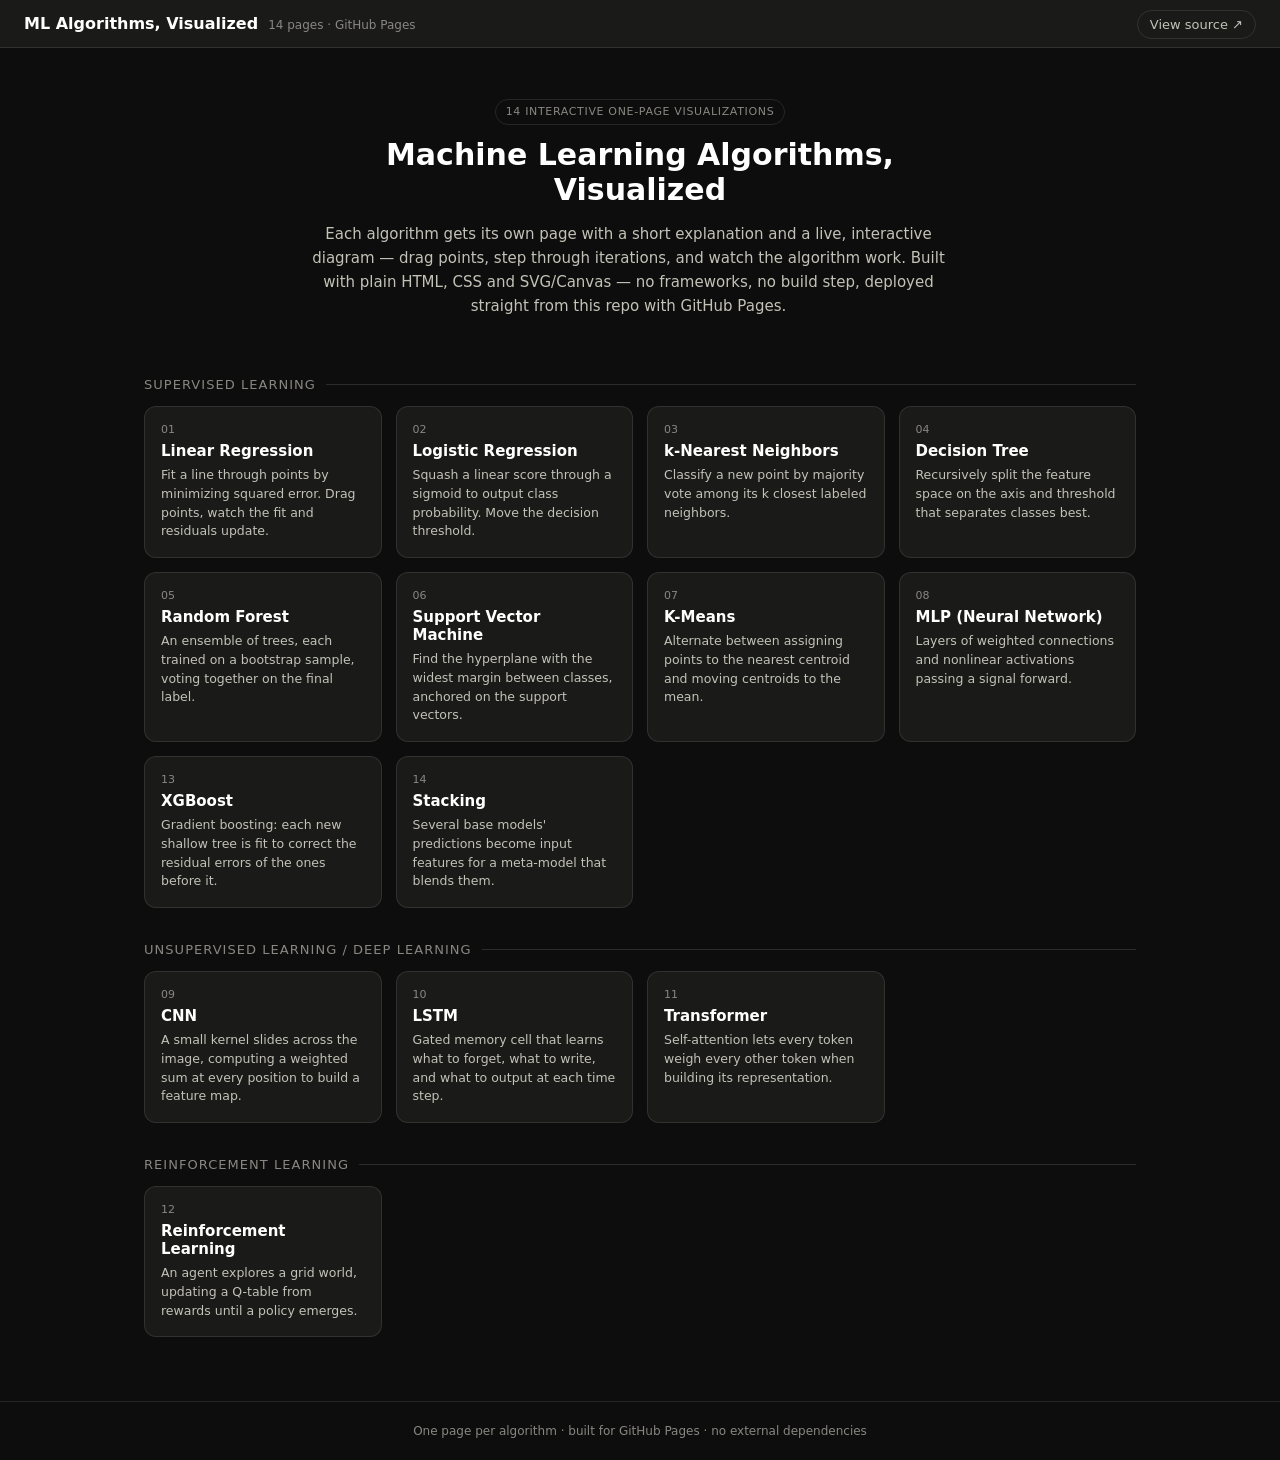
<file: index.html>
<!DOCTYPE html>
<html lang="en">
<head>
<meta charset="UTF-8">
<meta name="viewport" content="width=device-width, initial-scale=1.0">
<title>ML Algorithms, Visualized</title>
<link rel="stylesheet" href="assets/style.css">
</head>
<body>

<header class="site-header">
  <a class="brand" href="index.html"><strong>ML Algorithms, Visualized</strong><span>14 pages · GitHub Pages</span></a>
  <nav><a class="back" href="https://github.com/Por-creater/Supervised-Learning" target="_blank" rel="noopener">View source &#8599;</a></nav>
</header>

<div class="hero">
  <p class="tag">14 interactive one-page visualizations</p>
  <h1>Machine Learning Algorithms, Visualized</h1>
  <p class="lede">Each algorithm gets its own page with a short explanation and a live,
  interactive diagram — drag points, step through iterations, and watch the
  algorithm work. Built with plain HTML, CSS and SVG/Canvas — no frameworks,
  no build step, deployed straight from this repo with GitHub Pages.</p>
</div>

<main>

  <div class="section-title">Supervised Learning</div>
  <div class="grid-cards">
    <a class="card" href="linear-regression.html">
      <span class="idx">01</span>
      <span class="name">Linear Regression</span>
      <span class="desc">Fit a line through points by minimizing squared error. Drag points, watch the fit and residuals update.</span>
    </a>
    <a class="card" href="logistic-regression.html">
      <span class="idx">02</span>
      <span class="name">Logistic Regression</span>
      <span class="desc">Squash a linear score through a sigmoid to output class probability. Move the decision threshold.</span>
    </a>
    <a class="card" href="knn.html">
      <span class="idx">03</span>
      <span class="name">k-Nearest Neighbors</span>
      <span class="desc">Classify a new point by majority vote among its k closest labeled neighbors.</span>
    </a>
    <a class="card" href="decision-tree.html">
      <span class="idx">04</span>
      <span class="name">Decision Tree</span>
      <span class="desc">Recursively split the feature space on the axis and threshold that separates classes best.</span>
    </a>
    <a class="card" href="random-forest.html">
      <span class="idx">05</span>
      <span class="name">Random Forest</span>
      <span class="desc">An ensemble of trees, each trained on a bootstrap sample, voting together on the final label.</span>
    </a>
    <a class="card" href="svm.html">
      <span class="idx">06</span>
      <span class="name">Support Vector Machine</span>
      <span class="desc">Find the hyperplane with the widest margin between classes, anchored on the support vectors.</span>
    </a>
    <a class="card" href="kmeans.html">
      <span class="idx">07</span>
      <span class="name">K-Means</span>
      <span class="desc">Alternate between assigning points to the nearest centroid and moving centroids to the mean.</span>
    </a>
    <a class="card" href="mlp.html">
      <span class="idx">08</span>
      <span class="name">MLP (Neural Network)</span>
      <span class="desc">Layers of weighted connections and nonlinear activations passing a signal forward.</span>
    </a>
    <a class="card" href="xgboost.html">
      <span class="idx">13</span>
      <span class="name">XGBoost</span>
      <span class="desc">Gradient boosting: each new shallow tree is fit to correct the residual errors of the ones before it.</span>
    </a>
    <a class="card" href="stacking.html">
      <span class="idx">14</span>
      <span class="name">Stacking</span>
      <span class="desc">Several base models' predictions become input features for a meta-model that blends them.</span>
    </a>
  </div>

  <div class="section-title">Unsupervised Learning / Deep Learning</div>
  <div class="grid-cards">
    <a class="card" href="cnn.html">
      <span class="idx">09</span>
      <span class="name">CNN</span>
      <span class="desc">A small kernel slides across the image, computing a weighted sum at every position to build a feature map.</span>
    </a>
    <a class="card" href="lstm.html">
      <span class="idx">10</span>
      <span class="name">LSTM</span>
      <span class="desc">Gated memory cell that learns what to forget, what to write, and what to output at each time step.</span>
    </a>
    <a class="card" href="transformer.html">
      <span class="idx">11</span>
      <span class="name">Transformer</span>
      <span class="desc">Self-attention lets every token weigh every other token when building its representation.</span>
    </a>
  </div>

  <div class="section-title">Reinforcement Learning</div>
  <div class="grid-cards">
    <a class="card" href="reinforcement-learning.html">
      <span class="idx">12</span>
      <span class="name">Reinforcement Learning</span>
      <span class="desc">An agent explores a grid world, updating a Q-table from rewards until a policy emerges.</span>
    </a>
  </div>

</main>

<script src="assets/main.js"></script>
</body>
</html>
</file>
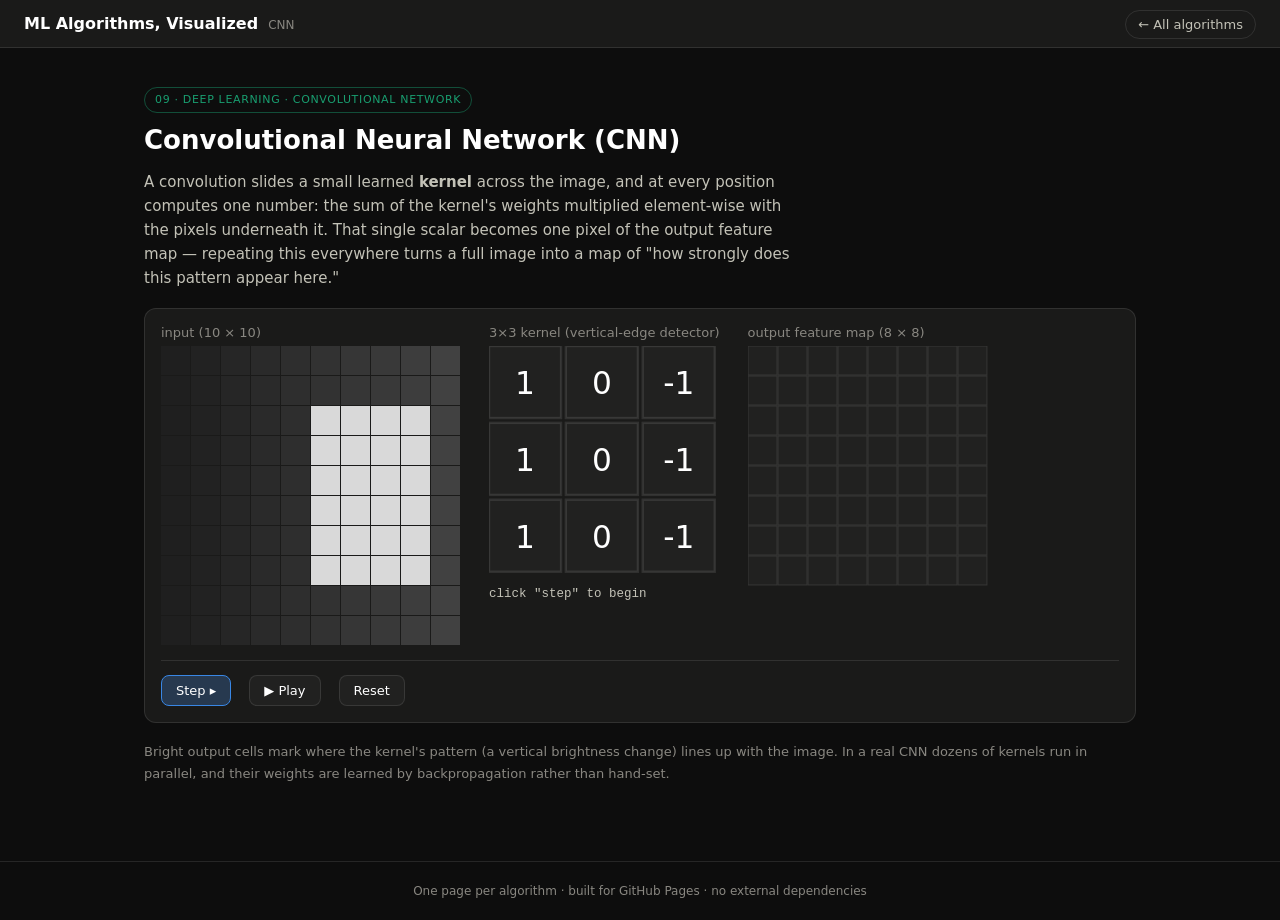
<file: cnn.html>
<!DOCTYPE html>
<html lang="en">
<head>
<meta charset="UTF-8">
<meta name="viewport" content="width=device-width, initial-scale=1.0">
<title>CNN | ML Algorithms, Visualized</title>
<link rel="stylesheet" href="assets/style.css">
</head>
<body>
<main>
  <p class="tag deep">09 · Deep Learning · Convolutional Network</p>
  <h1>Convolutional Neural Network (CNN)</h1>
  <p class="lede">A convolution slides a small learned <strong>kernel</strong> across the
  image, and at every position computes one number: the sum of the kernel's weights
  multiplied element-wise with the pixels underneath it. That single scalar becomes
  one pixel of the output feature map — repeating this everywhere turns a full image
  into a map of "how strongly does this pattern appear here."</p>

  <div class="viz-wrap">
    <div style="display:flex; gap:28px; flex-wrap:wrap; align-items:flex-start;">
      <div>
        <div class="muted" style="margin-bottom:6px;">input (10 × 10)</div>
        <svg id="inputGrid" viewBox="0 0 300 300" width="300" height="300"></svg>
      </div>
      <div>
        <div class="muted" style="margin-bottom:6px;">3×3 kernel (vertical-edge detector)</div>
        <svg id="kernelGrid" viewBox="0 0 96 96" width="96" height="96"></svg>
        <div class="mono" id="dotProduct" style="margin-top:10px; font-size:12.5px; color:var(--text-secondary); max-width:220px; white-space:pre-line;">click "step" to begin</div>
      </div>
      <div>
        <div class="muted" style="margin-bottom:6px;">output feature map (8 × 8)</div>
        <svg id="outputGrid" viewBox="0 0 240 240" width="240" height="240"></svg>
      </div>
    </div>
    <div class="controls">
      <button class="btn primary" id="stepBtn">Step ▸</button>
      <button class="btn" id="playBtn">▶ Play</button>
      <button class="btn" id="resetBtn">Reset</button>
    </div>
  </div>

  <p class="muted">Bright output cells mark where the kernel's pattern (a vertical
  brightness change) lines up with the image. In a real CNN dozens of kernels run in
  parallel, and their weights are learned by backpropagation rather than hand-set.</p>
</main>

<script src="assets/main.js"></script>
<script>
(function () {
  var N = 10, K = 3, OUT = N - K + 1;
  var image = [];
  for (var r = 0; r < N; r++) {
    var row = [];
    for (var c = 0; c < N; c++) {
      // a synthetic image: bright square in the middle-right + soft gradient
      var inBox = r >= 2 && r <= 7 && c >= 5 && c <= 8;
      row.push(inBox ? 0.85 : 0.12 + (c / N) * 0.15);
    }
    image.push(row);
  }
  var kernel = [[1, 0, -1], [1, 0, -1], [1, 0, -1]];
  var output = [];
  for (var i = 0; i < OUT; i++) output.push(new Array(OUT).fill(null));

  var pos = { r: 0, c: -1 };
  var inputSvg = document.getElementById("inputGrid");
  var kernelSvg = document.getElementById("kernelGrid");
  var outputSvg = document.getElementById("outputGrid");

  function gray(v) {
    var l = Math.round(v * 255);
    return "rgb(" + l + "," + l + "," + l + ")";
  }
  function heat(v) {
    // map roughly [-3,3] to blue<->orange
    var t = Math.max(-1, Math.min(1, v / 3));
    if (t >= 0) return "color-mix(in srgb, var(--series-2) " + Math.round(t * 100) + "%, var(--surface-2))";
    return "color-mix(in srgb, var(--series-1) " + Math.round(-t * 100) + "%, var(--surface-2))";
  }

  function renderKernel() {
    kernelSvg.innerHTML = "";
    var cs = 32;
    for (var r = 0; r < K; r++) {
      for (var c = 0; c < K; c++) {
        kernelSvg.appendChild(MLViz.svgEl("rect", { x: c * cs, y: r * cs, width: cs - 2, height: cs - 2, fill: "var(--surface-2)", stroke: "var(--border)" }));
        var t = MLViz.svgEl("text", { x: c * cs + cs / 2 - 1, y: r * cs + cs / 2 + 4, "text-anchor": "middle", "font-size": 13, fill: "var(--text-primary)" });
        t.textContent = kernel[r][c];
        kernelSvg.appendChild(t);
      }
    }
  }

  function renderInput() {
    inputSvg.innerHTML = "";
    var cs = 30;
    for (var r = 0; r < N; r++) {
      for (var c = 0; c < N; c++) {
        var underKernel = pos.c >= 0 && r >= pos.r && r < pos.r + K && c >= pos.c && c < pos.c + K;
        inputSvg.appendChild(MLViz.svgEl("rect", {
          x: c * cs, y: r * cs, width: cs - 1, height: cs - 1,
          fill: gray(image[r][c]),
          stroke: underKernel ? "var(--series-8)" : "transparent",
          "stroke-width": underKernel ? 2 : 0
        }));
      }
    }
  }

  function renderOutput() {
    outputSvg.innerHTML = "";
    var cs = 30;
    for (var r = 0; r < OUT; r++) {
      for (var c = 0; c < OUT; c++) {
        var v = output[r][c];
        var isCurrent = r === pos.r && c === pos.c;
        outputSvg.appendChild(MLViz.svgEl("rect", {
          x: c * cs, y: r * cs, width: cs - 1, height: cs - 1,
          fill: v === null ? "var(--surface-2)" : heat(v),
          stroke: isCurrent ? "var(--series-8)" : "var(--border)",
          "stroke-width": isCurrent ? 2 : 1
        }));
      }
    }
  }

  function step() {
    pos.c++;
    if (pos.c >= OUT) { pos.c = 0; pos.r++; }
    if (pos.r >= OUT) { pos.r = 0; pos.c = 0; for (var i = 0; i < OUT; i++) output[i].fill(null); }
    var sum = 0, terms = [];
    for (var kr = 0; kr < K; kr++) {
      for (var kc = 0; kc < K; kc++) {
        var pix = image[pos.r + kr][pos.c + kc];
        sum += pix * kernel[kr][kc];
        if (kernel[kr][kc] !== 0) terms.push((pix).toFixed(2) + "×" + kernel[kr][kc]);
      }
    }
    output[pos.r][pos.c] = sum;
    document.getElementById("dotProduct").textContent =
      "position (" + pos.r + "," + pos.c + ")\nΣ = " + terms.join(" + ") + "\n= " + sum.toFixed(2);
    renderInput(); renderOutput();
  }

  var playing = false, timer = null;
  document.getElementById("stepBtn").addEventListener("click", step);
  document.getElementById("resetBtn").addEventListener("click", function () {
    pos = { r: 0, c: -1 };
    for (var i = 0; i < OUT; i++) output[i].fill(null);
    document.getElementById("dotProduct").textContent = "click \"step\" to begin";
    renderInput(); renderOutput();
  });
  document.getElementById("playBtn").addEventListener("click", function (e) {
    playing = !playing;
    e.target.textContent = playing ? "⏸ Pause" : "▶ Play";
    if (playing) timer = setInterval(step, 220); else clearInterval(timer);
  });

  renderKernel(); renderInput(); renderOutput();
})();
</script>
</body>
</html>
</file>
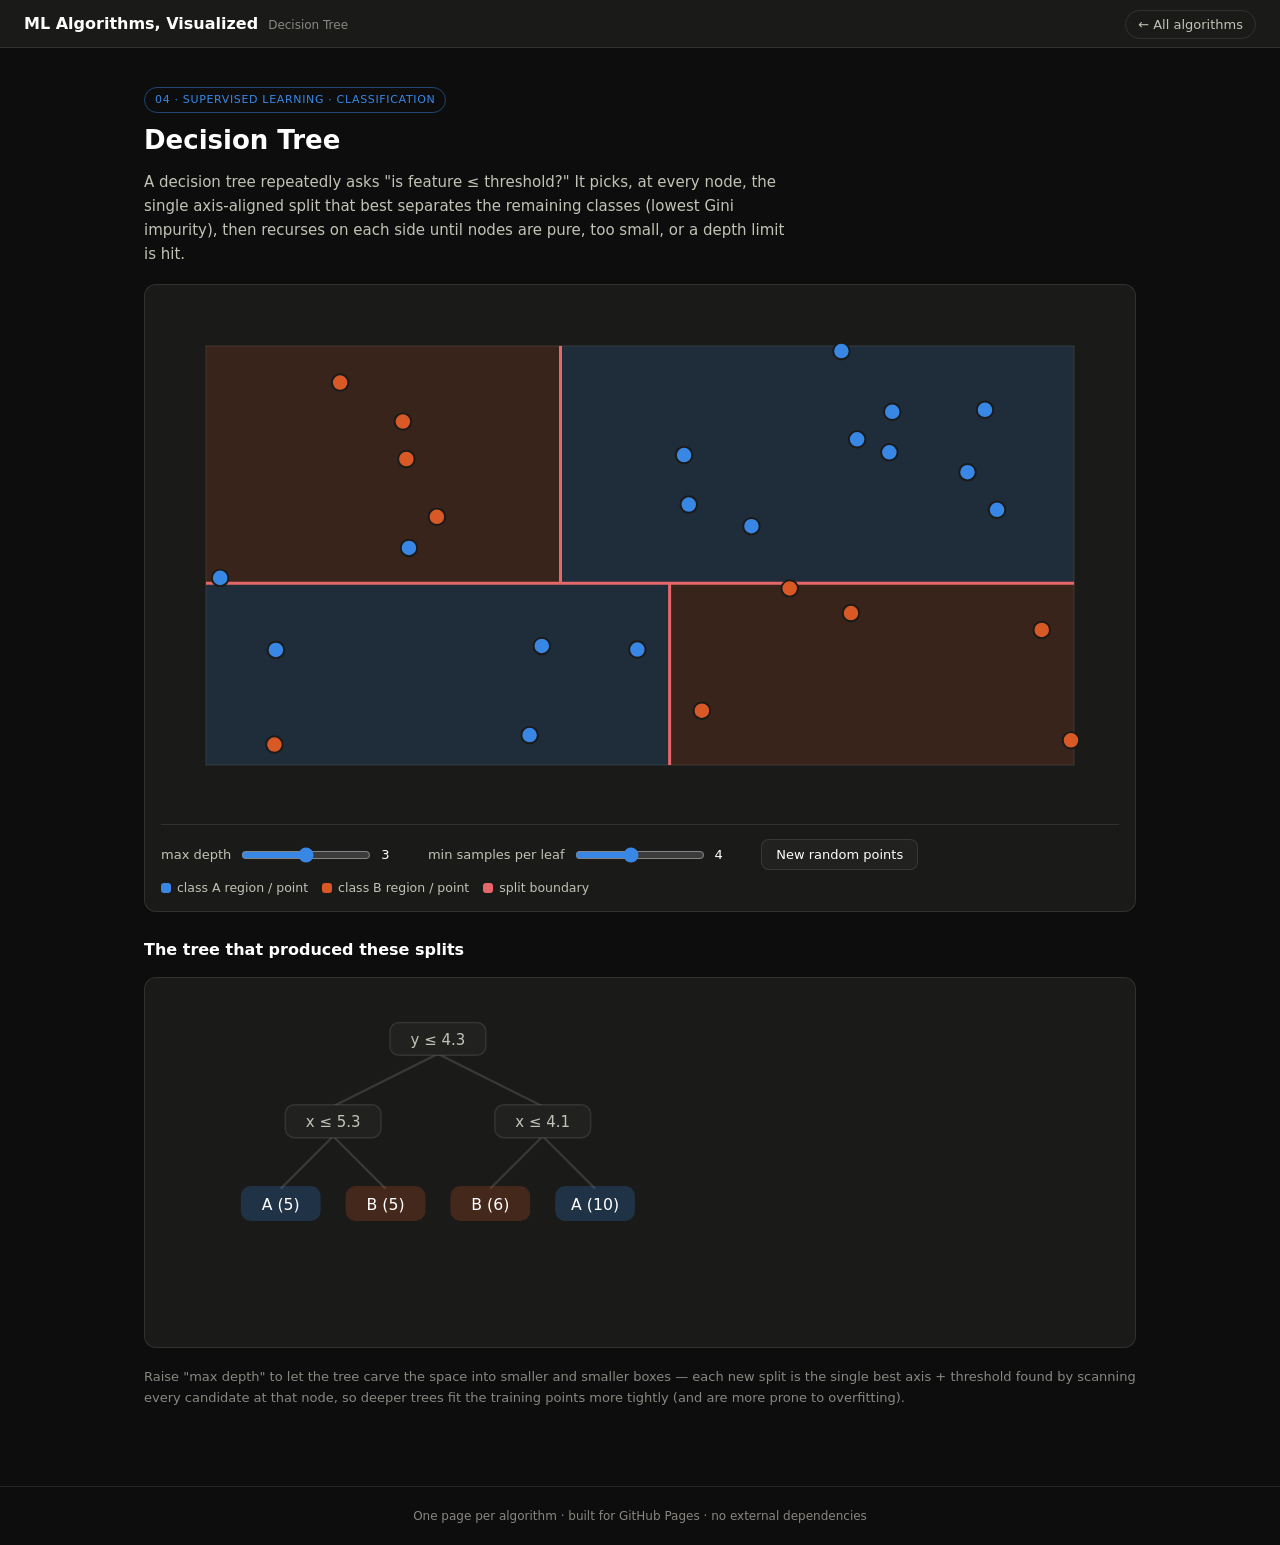
<file: decision-tree.html>
<!DOCTYPE html>
<html lang="en">
<head>
<meta charset="UTF-8">
<meta name="viewport" content="width=device-width, initial-scale=1.0">
<title>Decision Tree | ML Algorithms, Visualized</title>
<link rel="stylesheet" href="assets/style.css">
</head>
<body>
<main>
  <p class="tag supervised">04 · Supervised Learning · Classification</p>
  <h1>Decision Tree</h1>
  <p class="lede">A decision tree repeatedly asks "is feature ≤ threshold?" It picks,
  at every node, the single axis-aligned split that best separates the remaining
  classes (lowest Gini impurity), then recurses on each side until nodes are pure,
  too small, or a depth limit is hit.</p>

  <div class="viz-wrap">
    <svg id="scatter" viewBox="0 0 640 340" width="640" height="340"></svg>
    <div class="controls">
      <div class="control">
        <label for="depth">max depth</label>
        <input type="range" id="depth" min="1" max="5" step="1" value="3">
        <output id="depthVal">3</output>
      </div>
      <div class="control">
        <label for="minLeaf">min samples per leaf</label>
        <input type="range" id="minLeaf" min="1" max="8" step="1" value="4">
        <output id="minLeafVal">4</output>
      </div>
      <button class="btn" id="resetBtn">New random points</button>
    </div>
    <div class="legend">
      <span class="item"><span class="swatch" style="background:var(--series-1)"></span>class A region / point</span>
      <span class="item"><span class="swatch" style="background:var(--series-2)"></span>class B region / point</span>
      <span class="item"><span class="swatch" style="background:var(--series-8)"></span>split boundary</span>
    </div>
  </div>

  <h2>The tree that produced these splits</h2>
  <div class="viz-wrap">
    <svg id="tree" viewBox="0 0 640 260" width="640" height="260"></svg>
  </div>

  <p class="muted">Raise "max depth" to let the tree carve the space into smaller and
  smaller boxes — each new split is the single best axis + threshold found by
  scanning every candidate at that node, so deeper trees fit the training points
  more tightly (and are more prone to overfitting).</p>
</main>

<script src="assets/main.js"></script>
<script>
(function () {
  var rand = MLViz.mulberry32(33);
  var W = 640, H = 340, PAD = 30;
  var DOMAIN = 10;
  var scatterSvg = document.getElementById("scatter");
  var treeSvg = document.getElementById("tree");

  function sx(x) { return PAD + x / DOMAIN * (W - PAD * 2); }
  function sy(y) { return H - PAD - y / DOMAIN * (H - PAD * 2); }

  var points = [];
  function makePoints() {
    points = [];
    // Structured pattern (two rectangular clusters + a diagonal band) so splits look meaningful.
    for (var i = 0; i < 26; i++) {
      var x = rand() * DOMAIN, y = rand() * DOMAIN;
      var cls = (x < 5 && y < 5.5) || (x >= 5.5 && y >= 5) ? 0 : 1;
      if (rand() < 0.08) cls = 1 - cls; // small label noise
      points.push({ x: x, y: y, cls: cls });
    }
  }

  function gini(pts) {
    if (pts.length === 0) return 0;
    var c0 = pts.filter(function (p) { return p.cls === 0; }).length;
    var p0 = c0 / pts.length, p1 = 1 - p0;
    return 1 - p0 * p0 - p1 * p1;
  }

  function bestSplit(pts, minLeaf) {
    var best = null;
    ["x", "y"].forEach(function (axis) {
      var vals = pts.map(function (p) { return p[axis]; }).sort(function (a, b) { return a - b; });
      for (var i = 1; i < vals.length; i++) {
        var t = (vals[i - 1] + vals[i]) / 2;
        var left = pts.filter(function (p) { return p[axis] <= t; });
        var right = pts.filter(function (p) { return p[axis] > t; });
        if (left.length < minLeaf || right.length < minLeaf) continue;
        var impurity = (left.length * gini(left) + right.length * gini(right)) / pts.length;
        if (!best || impurity < best.impurity) best = { axis: axis, t: t, impurity: impurity, left: left, right: right };
      }
    });
    return best;
  }

  function majority(pts) {
    var c0 = pts.filter(function (p) { return p.cls === 0; }).length;
    return c0 >= pts.length - c0 ? 0 : 1;
  }

  function buildTree(pts, box, depth, maxDepth, minLeaf) {
    var g = gini(pts);
    if (depth >= maxDepth || g === 0 || pts.length < minLeaf * 2) {
      return { leaf: true, cls: majority(pts), n: pts.length, box: box };
    }
    var split = bestSplit(pts, minLeaf);
    if (!split) return { leaf: true, cls: majority(pts), n: pts.length, box: box };
    var leftBox = Object.assign({}, box), rightBox = Object.assign({}, box);
    if (split.axis === "x") { leftBox.xmax = split.t; rightBox.xmin = split.t; }
    else { leftBox.ymax = split.t; rightBox.ymin = split.t; }
    return {
      leaf: false, axis: split.axis, t: split.t, box: box, n: pts.length,
      left: buildTree(split.left, leftBox, depth + 1, maxDepth, minLeaf),
      right: buildTree(split.right, rightBox, depth + 1, maxDepth, minLeaf)
    };
  }

  function collectLeaves(node, out) {
    if (node.leaf) { out.push(node); return; }
    collectLeaves(node.left, out); collectLeaves(node.right, out);
  }

  function renderScatter(tree) {
    scatterSvg.innerHTML = "";
    scatterSvg.appendChild(MLViz.svgEl("rect", { x: PAD, y: PAD, width: W - PAD * 2, height: H - PAD * 2, fill: "none", stroke: "var(--grid)" }));

    var leaves = []; collectLeaves(tree, leaves);
    leaves.forEach(function (leaf) {
      var x0 = sx(leaf.box.xmin), x1 = sx(leaf.box.xmax);
      var y0 = sy(leaf.box.ymax), y1 = sy(leaf.box.ymin);
      scatterSvg.appendChild(MLViz.svgEl("rect", {
        x: x0, y: y0, width: x1 - x0, height: y1 - y0,
        fill: leaf.cls === 0 ? "var(--series-1)" : "var(--series-2)", opacity: 0.16
      }));
    });

    function drawSplits(node) {
      if (node.leaf) return;
      var x0 = sx(node.box.xmin), x1 = sx(node.box.xmax);
      var y0 = sy(node.box.ymax), y1 = sy(node.box.ymin);
      if (node.axis === "x") {
        scatterSvg.appendChild(MLViz.svgEl("line", { x1: sx(node.t), y1: y0, x2: sx(node.t), y2: y1, stroke: "var(--series-8)", "stroke-width": 2 }));
      } else {
        scatterSvg.appendChild(MLViz.svgEl("line", { x1: x0, y1: sy(node.t), x2: x1, y2: sy(node.t), stroke: "var(--series-8)", "stroke-width": 2 }));
      }
      drawSplits(node.left); drawSplits(node.right);
    }
    drawSplits(tree);

    points.forEach(function (p) {
      scatterSvg.appendChild(MLViz.svgEl("circle", {
        cx: sx(p.x), cy: sy(p.y), r: 5.5,
        fill: p.cls === 0 ? "var(--series-1)" : "var(--series-2)",
        stroke: "var(--surface-1)", "stroke-width": 1.3
      }));
    });
  }

  function renderTree(tree) {
    treeSvg.innerHTML = "";
    var leafGap = 70, depthGap = 55, offsetX = 40, offsetY = 30;
    var leafIndex = 0;

    function layout(node, depth) {
      node.depth = depth;
      if (node.leaf) { node.px = leafIndex * leafGap; leafIndex++; return node.px; }
      var lx = layout(node.left, depth + 1);
      var rx = layout(node.right, depth + 1);
      node.px = (lx + rx) / 2;
      return node.px;
    }
    layout(tree, 0);

    var totalW = Math.max(560, leafIndex * leafGap);
    var totalH = offsetY + (maxDepthOf(tree) + 1) * depthGap + 30;
    treeSvg.setAttribute("viewBox", "0 0 " + totalW + " " + totalH);
    treeSvg.setAttribute("height", totalH);

    function px(n) { return offsetX + n.px; }
    function py(n) { return offsetY + n.depth * depthGap; }

    function drawEdges(node) {
      if (node.leaf) return;
      [["left", "≤"], ["right", ">"]].forEach(function (pair) {
        var child = node[pair[0]];
        treeSvg.appendChild(MLViz.svgEl("line", {
          x1: px(node), y1: py(node) + 10, x2: px(child), y2: py(child) - 10,
          stroke: "var(--baseline)", "stroke-width": 1.5
        }));
      });
      drawEdges(node.left); drawEdges(node.right);
    }
    drawEdges(tree);

    function drawNode(node) {
      var g = MLViz.svgEl("g", {});
      if (node.leaf) {
        var color = node.cls === 0 ? "var(--series-1)" : "var(--series-2)";
        g.appendChild(MLViz.svgEl("rect", { x: px(node) - 26, y: py(node) - 11, width: 52, height: 22, rx: 6, fill: color, opacity: 0.22, stroke: color, "stroke-width": 1.3 }));
        var t = MLViz.svgEl("text", { x: px(node), y: py(node) + 4, "text-anchor": "middle", "font-size": 10.5, fill: "var(--text-primary)" });
        t.textContent = (node.cls === 0 ? "A" : "B") + " (" + node.n + ")";
        g.appendChild(t);
      } else {
        g.appendChild(MLViz.svgEl("rect", { x: px(node) - 32, y: py(node) - 11, width: 64, height: 22, rx: 6, fill: "var(--surface-2)", stroke: "var(--border)" }));
        var t2 = MLViz.svgEl("text", { x: px(node), y: py(node) + 4, "text-anchor": "middle", "font-size": 10, fill: "var(--text-secondary)" });
        t2.textContent = node.axis + " ≤ " + node.t.toFixed(1);
        g.appendChild(t2);
      }
      treeSvg.appendChild(g);
      if (!node.leaf) { drawNode(node.left); drawNode(node.right); }
    }
    drawNode(tree);
  }

  function maxDepthOf(node) {
    if (node.leaf) return node.depth;
    return Math.max(maxDepthOf(node.left), maxDepthOf(node.right));
  }

  function rebuild() {
    var maxDepth = parseInt(document.getElementById("depth").value, 10);
    var minLeaf = parseInt(document.getElementById("minLeaf").value, 10);
    var tree = buildTree(points, { xmin: 0, xmax: DOMAIN, ymin: 0, ymax: DOMAIN }, 0, maxDepth, minLeaf);
    renderScatter(tree);
    renderTree(tree);
  }

  document.getElementById("depth").addEventListener("input", function (e) {
    document.getElementById("depthVal").textContent = e.target.value;
    rebuild();
  });
  document.getElementById("minLeaf").addEventListener("input", function (e) {
    document.getElementById("minLeafVal").textContent = e.target.value;
    rebuild();
  });
  document.getElementById("resetBtn").addEventListener("click", function () { makePoints(); rebuild(); });

  makePoints();
  rebuild();
})();
</script>
</body>
</html>
</file>
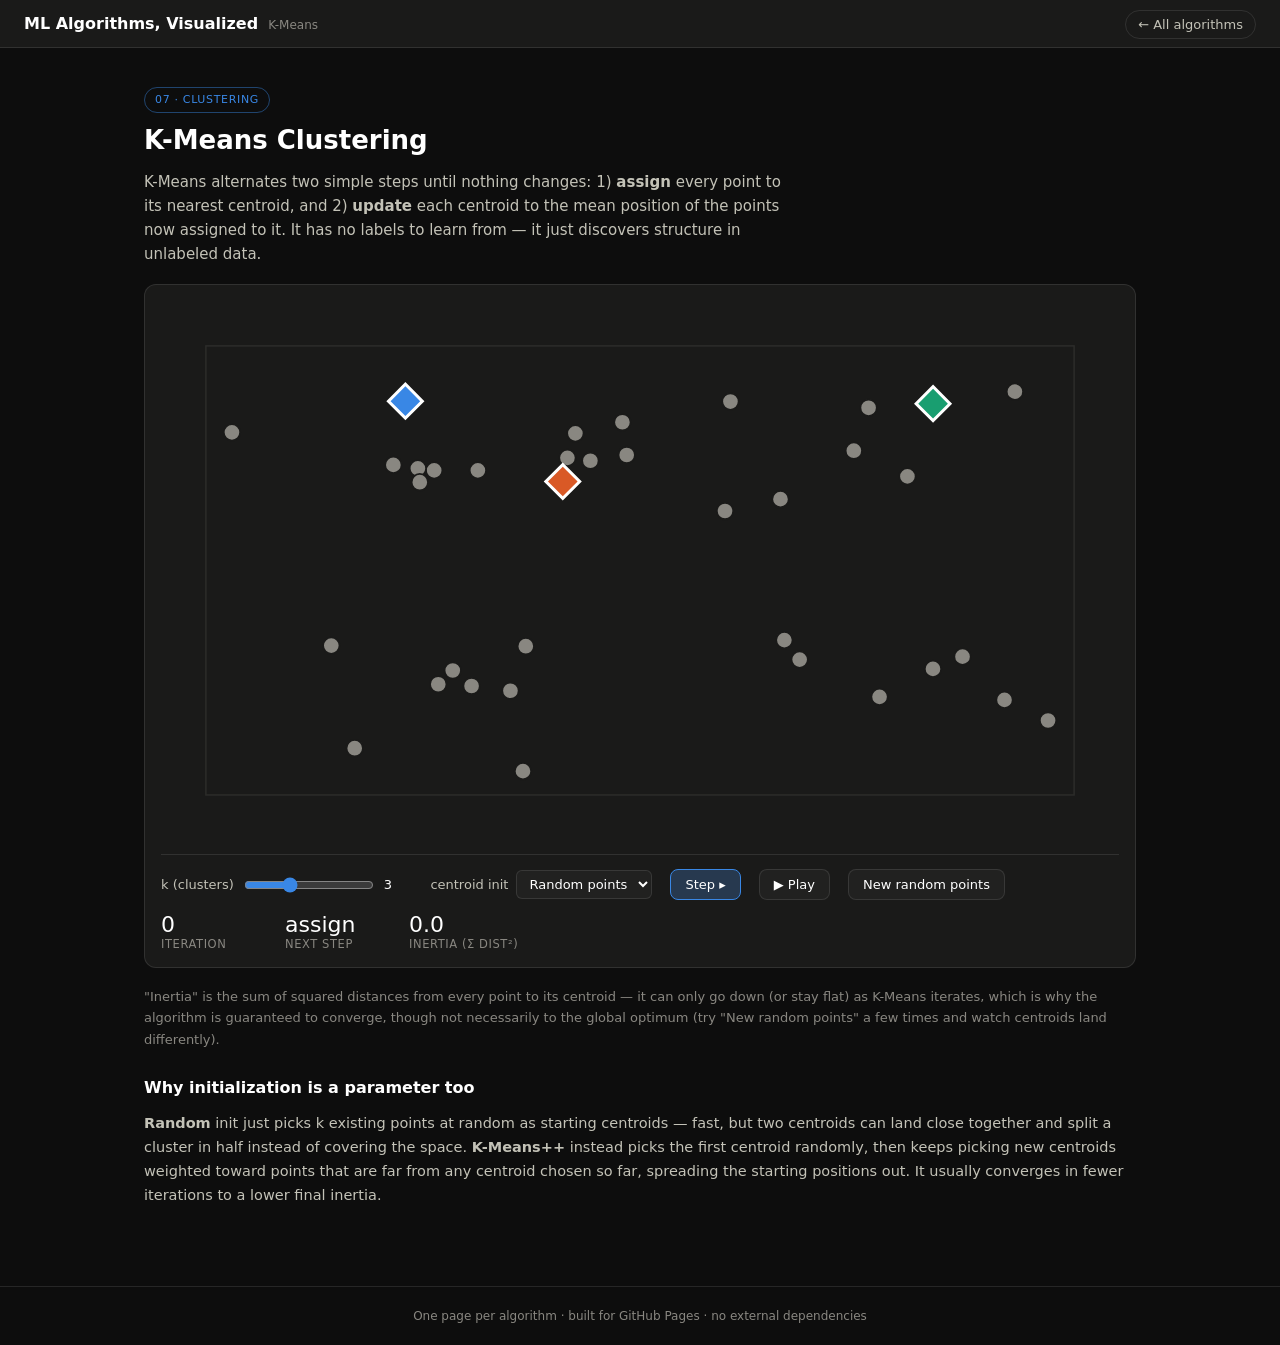
<file: kmeans.html>
<!DOCTYPE html>
<html lang="en">
<head>
<meta charset="UTF-8">
<meta name="viewport" content="width=device-width, initial-scale=1.0">
<title>K-Means | ML Algorithms, Visualized</title>
<link rel="stylesheet" href="assets/style.css">
</head>
<body>
<main>
  <p class="tag supervised">07 · Clustering</p>
  <h1>K-Means Clustering</h1>
  <p class="lede">K-Means alternates two simple steps until nothing changes: 1)
  <strong>assign</strong> every point to its nearest centroid, and 2) <strong>update</strong>
  each centroid to the mean position of the points now assigned to it. It has no
  labels to learn from — it just discovers structure in unlabeled data.</p>

  <div class="viz-wrap">
    <svg id="chart" viewBox="0 0 640 360" width="640" height="360"></svg>
    <div class="controls">
      <div class="control">
        <label for="k">k (clusters)</label>
        <input type="range" id="k" min="2" max="5" step="1" value="3">
        <output id="kVal">3</output>
      </div>
      <div class="control">
        <label for="initMethod">centroid init</label>
        <select id="initMethod">
          <option value="random">Random points</option>
          <option value="kmeans++">K-Means++</option>
        </select>
      </div>
      <button class="btn primary" id="stepBtn">Step ▸</button>
      <button class="btn" id="playBtn">▶ Play</button>
      <button class="btn" id="resetBtn">New random points</button>
    </div>
    <div class="stat-row">
      <div class="stat"><div class="num" id="statIter">0</div><div class="lbl">iteration</div></div>
      <div class="stat"><div class="num" id="statPhase">assign</div><div class="lbl">next step</div></div>
      <div class="stat"><div class="num" id="statInertia">–</div><div class="lbl">inertia (Σ dist²)</div></div>
    </div>
  </div>

  <p class="muted">"Inertia" is the sum of squared distances from every point to its
  centroid — it can only go down (or stay flat) as K-Means iterates, which is why
  the algorithm is guaranteed to converge, though not necessarily to the global
  optimum (try "New random points" a few times and watch centroids land differently).</p>

  <h2>Why initialization is a parameter too</h2>
  <p><strong>Random</strong> init just picks k existing points at random as starting
  centroids — fast, but two centroids can land close together and split a cluster
  in half instead of covering the space. <strong>K-Means++</strong> instead picks the
  first centroid randomly, then keeps picking new centroids weighted toward points
  that are far from any centroid chosen so far, spreading the starting positions out.
  It usually converges in fewer iterations to a lower final inertia.</p>
</main>

<script src="assets/main.js"></script>
<script>
(function () {
  var rand = MLViz.mulberry32(66);
  var W = 640, H = 360, PAD = 30;
  var DOMAIN = 10;
  var svg = document.getElementById("chart");
  var seriesColors = ["var(--series-1)", "var(--series-2)", "var(--series-3)", "var(--series-4)", "var(--series-5)"];

  function sx(x) { return PAD + x / DOMAIN * (W - PAD * 2); }
  function sy(y) { return H - PAD - y / DOMAIN * (H - PAD * 2); }

  var points = [];
  function makePoints() {
    points = [];
    var centers = [[2.5, 2.5], [7.5, 2.5], [5, 7.5], [2, 7.5], [8, 7.5]];
    for (var i = 0; i < 36; i++) {
      var c = centers[i % centers.length];
      points.push({
        x: Math.max(0.3, Math.min(9.7, c[0] + MLViz.gaussian(rand) * 1.0)),
        y: Math.max(0.3, Math.min(9.7, c[1] + MLViz.gaussian(rand) * 1.0)),
        assign: -1
      });
    }
  }

  var centroids = [], k = 3, iteration = 0, phase = "assign", playing = false, timer = null;

  function initCentroids() {
    var method = document.getElementById("initMethod").value;
    centroids = [];
    if (method === "kmeans++") {
      var first = points[Math.floor(rand() * points.length)];
      centroids.push({ x: first.x, y: first.y });
      while (centroids.length < k) {
        var dists = points.map(function (p) {
          var best = Infinity;
          centroids.forEach(function (c) {
            var d = (c.x - p.x) * (c.x - p.x) + (c.y - p.y) * (c.y - p.y);
            if (d < best) best = d;
          });
          return best;
        });
        var total = dists.reduce(function (a, b) { return a + b; }, 0);
        var r = rand() * total, acc = 0, chosen = points[points.length - 1];
        for (var i = 0; i < points.length; i++) {
          acc += dists[i];
          if (acc >= r) { chosen = points[i]; break; }
        }
        centroids.push({ x: chosen.x, y: chosen.y });
      }
    } else {
      var shuffled = points.slice().sort(function () { return rand() - 0.5; });
      for (var j = 0; j < k; j++) centroids.push({ x: shuffled[j].x, y: shuffled[j].y });
    }
    points.forEach(function (p) { p.assign = -1; });
    iteration = 0; phase = "assign";
  }

  function doAssign() {
    points.forEach(function (p) {
      var best = 0, bestD = Infinity;
      centroids.forEach(function (c, i) {
        var d = (c.x - p.x) * (c.x - p.x) + (c.y - p.y) * (c.y - p.y);
        if (d < bestD) { bestD = d; best = i; }
      });
      p.assign = best;
    });
    phase = "update";
  }
  function doUpdate() {
    centroids.forEach(function (c, i) {
      var members = points.filter(function (p) { return p.assign === i; });
      if (members.length === 0) return;
      var mx = 0, my = 0;
      members.forEach(function (p) { mx += p.x; my += p.y; });
      c.x = mx / members.length; c.y = my / members.length;
    });
    phase = "assign";
    iteration++;
  }

  function inertia() {
    var sum = 0;
    points.forEach(function (p) {
      if (p.assign < 0) return;
      var c = centroids[p.assign];
      sum += (c.x - p.x) * (c.x - p.x) + (c.y - p.y) * (c.y - p.y);
    });
    return sum;
  }

  function render() {
    svg.innerHTML = "";
    svg.appendChild(MLViz.svgEl("rect", { x: PAD, y: PAD, width: W - PAD * 2, height: H - PAD * 2, fill: "none", stroke: "var(--grid)" }));

    points.forEach(function (p) {
      var color = p.assign >= 0 ? seriesColors[p.assign % seriesColors.length] : "var(--text-muted)";
      if (p.assign >= 0) {
        svg.appendChild(MLViz.svgEl("line", {
          x1: sx(p.x), y1: sy(p.y), x2: sx(centroids[p.assign].x), y2: sy(centroids[p.assign].y),
          stroke: color, "stroke-width": 0.8, opacity: 0.25
        }));
      }
    });
    points.forEach(function (p) {
      var color = p.assign >= 0 ? seriesColors[p.assign % seriesColors.length] : "var(--text-muted)";
      svg.appendChild(MLViz.svgEl("circle", { cx: sx(p.x), cy: sy(p.y), r: 5.5, fill: color, stroke: "var(--surface-1)", "stroke-width": 1.2 }));
    });
    centroids.forEach(function (c, i) {
      var color = seriesColors[i % seriesColors.length];
      svg.appendChild(MLViz.svgEl("rect", { x: sx(c.x) - 8, y: sy(c.y) - 8, width: 16, height: 16, fill: color, stroke: "#fff", "stroke-width": 2, transform: "rotate(45 " + sx(c.x) + " " + sy(c.y) + ")" }));
    });

    document.getElementById("statIter").textContent = iteration;
    document.getElementById("statPhase").textContent = phase;
    document.getElementById("statInertia").textContent = inertia().toFixed(1);
  }

  function step() {
    if (phase === "assign") doAssign(); else doUpdate();
    render();
  }

  document.getElementById("stepBtn").addEventListener("click", step);
  document.getElementById("resetBtn").addEventListener("click", function () { makePoints(); initCentroids(); render(); });
  document.getElementById("initMethod").addEventListener("change", function () { initCentroids(); render(); });
  document.getElementById("k").addEventListener("input", function (e) {
    k = parseInt(e.target.value, 10);
    document.getElementById("kVal").textContent = k;
    initCentroids(); render();
  });
  document.getElementById("playBtn").addEventListener("click", function (e) {
    playing = !playing;
    e.target.textContent = playing ? "⏸ Pause" : "▶ Play";
    if (playing) { timer = setInterval(step, 650); } else { clearInterval(timer); }
  });

  makePoints();
  initCentroids();
  render();
})();
</script>
</body>
</html>
</file>
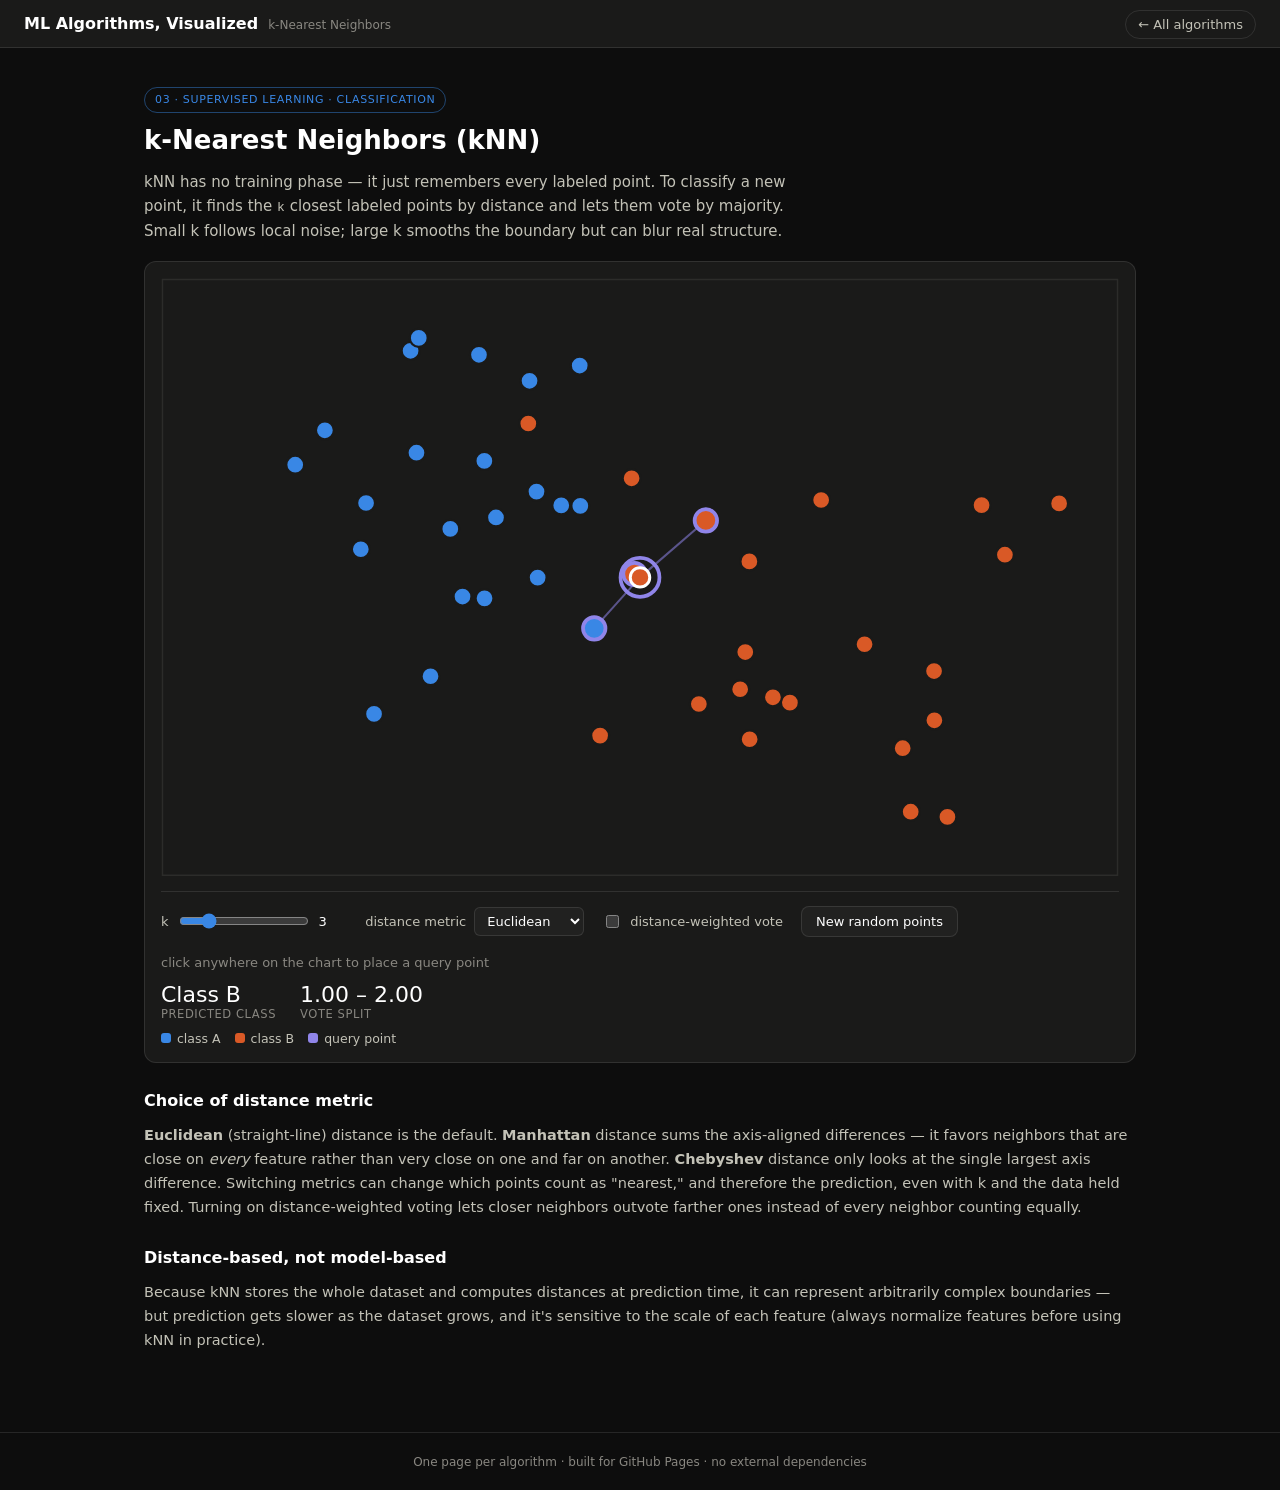
<file: knn.html>
<!DOCTYPE html>
<html lang="en">
<head>
<meta charset="UTF-8">
<meta name="viewport" content="width=device-width, initial-scale=1.0">
<title>k-Nearest Neighbors | ML Algorithms, Visualized</title>
<link rel="stylesheet" href="assets/style.css">
</head>
<body>
<main>
  <p class="tag supervised">03 · Supervised Learning · Classification</p>
  <h1>k-Nearest Neighbors (kNN)</h1>
  <p class="lede">kNN has no training phase — it just remembers every labeled point. To
  classify a new point, it finds the <code>k</code> closest labeled points by distance
  and lets them vote by majority. Small k follows local noise; large k smooths the
  boundary but can blur real structure.</p>

  <div class="viz-wrap">
    <svg id="chart" viewBox="0 0 640 400" width="640" height="400"></svg>
    <div class="controls">
      <div class="control">
        <label for="k">k</label>
        <input type="range" id="k" min="1" max="11" step="2" value="3">
        <output id="kVal">3</output>
      </div>
      <div class="control">
        <label for="metric">distance metric</label>
        <select id="metric">
          <option value="euclidean">Euclidean</option>
          <option value="manhattan">Manhattan</option>
          <option value="chebyshev">Chebyshev</option>
        </select>
      </div>
      <label class="control"><input type="checkbox" id="weightedChk"> distance-weighted vote</label>
      <button class="btn" id="resetBtn">New random points</button>
      <span class="muted">click anywhere on the chart to place a query point</span>
    </div>
    <div class="stat-row">
      <div class="stat"><div class="num" id="statPred">–</div><div class="lbl">predicted class</div></div>
      <div class="stat"><div class="num" id="statVote">–</div><div class="lbl">vote split</div></div>
    </div>
    <div class="legend">
      <span class="item"><span class="swatch" style="background:var(--series-1)"></span>class A</span>
      <span class="item"><span class="swatch" style="background:var(--series-2)"></span>class B</span>
      <span class="item"><span class="swatch" style="background:var(--series-7)"></span>query point</span>
    </div>
  </div>

  <h2>Choice of distance metric</h2>
  <p><strong>Euclidean</strong> (straight-line) distance is the default. <strong>Manhattan</strong>
  distance sums the axis-aligned differences — it favors neighbors that are close on
  <em>every</em> feature rather than very close on one and far on another.
  <strong>Chebyshev</strong> distance only looks at the single largest axis difference.
  Switching metrics can change which points count as "nearest," and therefore the
  prediction, even with k and the data held fixed. Turning on distance-weighted voting
  lets closer neighbors outvote farther ones instead of every neighbor counting equally.</p>

  <h2>Distance-based, not model-based</h2>
  <p>Because kNN stores the whole dataset and computes distances at prediction time,
  it can represent arbitrarily complex boundaries — but prediction gets slower as the
  dataset grows, and it's sensitive to the scale of each feature (always normalize
  features before using kNN in practice).</p>
</main>

<script src="assets/main.js"></script>
<script>
(function () {
  var rand = MLViz.mulberry32(21);
  var W = 640, H = 400, PAD = 30;
  var svg = document.getElementById("chart");

  var points = [];
  function makePoints() {
    points = [];
    for (var i = 0; i < 22; i++) {
      var cA = MLViz.gaussian, cx = 200 + cA(rand) * 90, cy = 150 + cA(rand) * 80;
      points.push({ x: cx, y: cy, cls: 0 });
    }
    for (var j = 0; j < 22; j++) {
      var cx2 = 430 + MLViz.gaussian(rand) * 90, cy2 = 260 + MLViz.gaussian(rand) * 80;
      points.push({ x: cx2, y: cy2, cls: 1 });
    }
    points.forEach(function (p) {
      p.x = Math.max(PAD + 10, Math.min(W - PAD - 10, p.x));
      p.y = Math.max(PAD + 10, Math.min(H - PAD - 10, p.y));
    });
  }

  var query = { x: W / 2, y: H / 2 };
  var k = 3;
  var metric = "euclidean";
  var weighted = false;

  function distance(p, q) {
    var dx = Math.abs(p.x - q.x), dy = Math.abs(p.y - q.y);
    if (metric === "manhattan") return dx + dy;
    if (metric === "chebyshev") return Math.max(dx, dy);
    return Math.hypot(dx, dy);
  }

  function classify() {
    var withDist = points.map(function (p) {
      return { p: p, d: distance(p, query) };
    }).sort(function (a, b) { return a.d - b.d; });
    var neighbors = withDist.slice(0, k);
    var votes = { 0: 0, 1: 0 };
    neighbors.forEach(function (n) {
      var w = weighted ? 1 / (n.d + 8) : 1;
      votes[n.p.cls] += w;
    });
    var pred = votes[0] >= votes[1] ? 0 : 1;
    return { neighbors: neighbors, votes: votes, pred: pred };
  }

  function render() {
    svg.innerHTML = "";
    var border = MLViz.svgEl("rect", { x: 1, y: 1, width: W - 2, height: H - 2, fill: "none", stroke: "var(--grid)" });
    svg.appendChild(border);

    var result = classify();

    result.neighbors.forEach(function (n) {
      svg.appendChild(MLViz.svgEl("line", {
        x1: query.x, y1: query.y, x2: n.p.x, y2: n.p.y,
        stroke: "var(--series-7)", "stroke-width": 1.4, opacity: 0.55
      }));
    });

    points.forEach(function (p) {
      var isNeighbor = result.neighbors.indexOf(result.neighbors.filter(function (n) { return n.p === p; })[0]) >= 0 &&
        result.neighbors.some(function (n) { return n.p === p; });
      var c = MLViz.svgEl("circle", {
        cx: p.x, cy: p.y, r: isNeighbor ? 7.5 : 6,
        fill: p.cls === 0 ? "var(--series-1)" : "var(--series-2)",
        stroke: isNeighbor ? "var(--series-7)" : "var(--surface-1)",
        "stroke-width": isNeighbor ? 2.5 : 1.5
      });
      svg.appendChild(c);
    });

    var qColor = result.pred === 0 ? "var(--series-1)" : "var(--series-2)";
    svg.appendChild(MLViz.svgEl("circle", { cx: query.x, cy: query.y, r: 13, fill: "none", stroke: "var(--series-7)", "stroke-width": 2.5 }));
    svg.appendChild(MLViz.svgEl("circle", { cx: query.x, cy: query.y, r: 6.5, fill: qColor, stroke: "#fff", "stroke-width": 2 }));

    document.getElementById("statPred").textContent = result.pred === 0 ? "Class A" : "Class B";
    document.getElementById("statVote").textContent = result.votes[0].toFixed(2) + " – " + result.votes[1].toFixed(2);
  }

  function svgPoint(evt) {
    var pt = svg.createSVGPoint();
    var t = evt.touches ? evt.touches[0] : evt;
    pt.x = t.clientX; pt.y = t.clientY;
    return pt.matrixTransform(svg.getScreenCTM().inverse());
  }

  svg.addEventListener("click", function (evt) {
    var loc = svgPoint(evt);
    query.x = Math.max(PAD, Math.min(W - PAD, loc.x));
    query.y = Math.max(PAD, Math.min(H - PAD, loc.y));
    render();
  });

  document.getElementById("k").addEventListener("input", function (e) {
    k = parseInt(e.target.value, 10);
    document.getElementById("kVal").textContent = k;
    render();
  });
  document.getElementById("resetBtn").addEventListener("click", function () { makePoints(); render(); });
  document.getElementById("metric").addEventListener("change", function (e) { metric = e.target.value; render(); });
  document.getElementById("weightedChk").addEventListener("change", function (e) { weighted = e.target.checked; render(); });

  makePoints();
  render();
})();
</script>
</body>
</html>
</file>
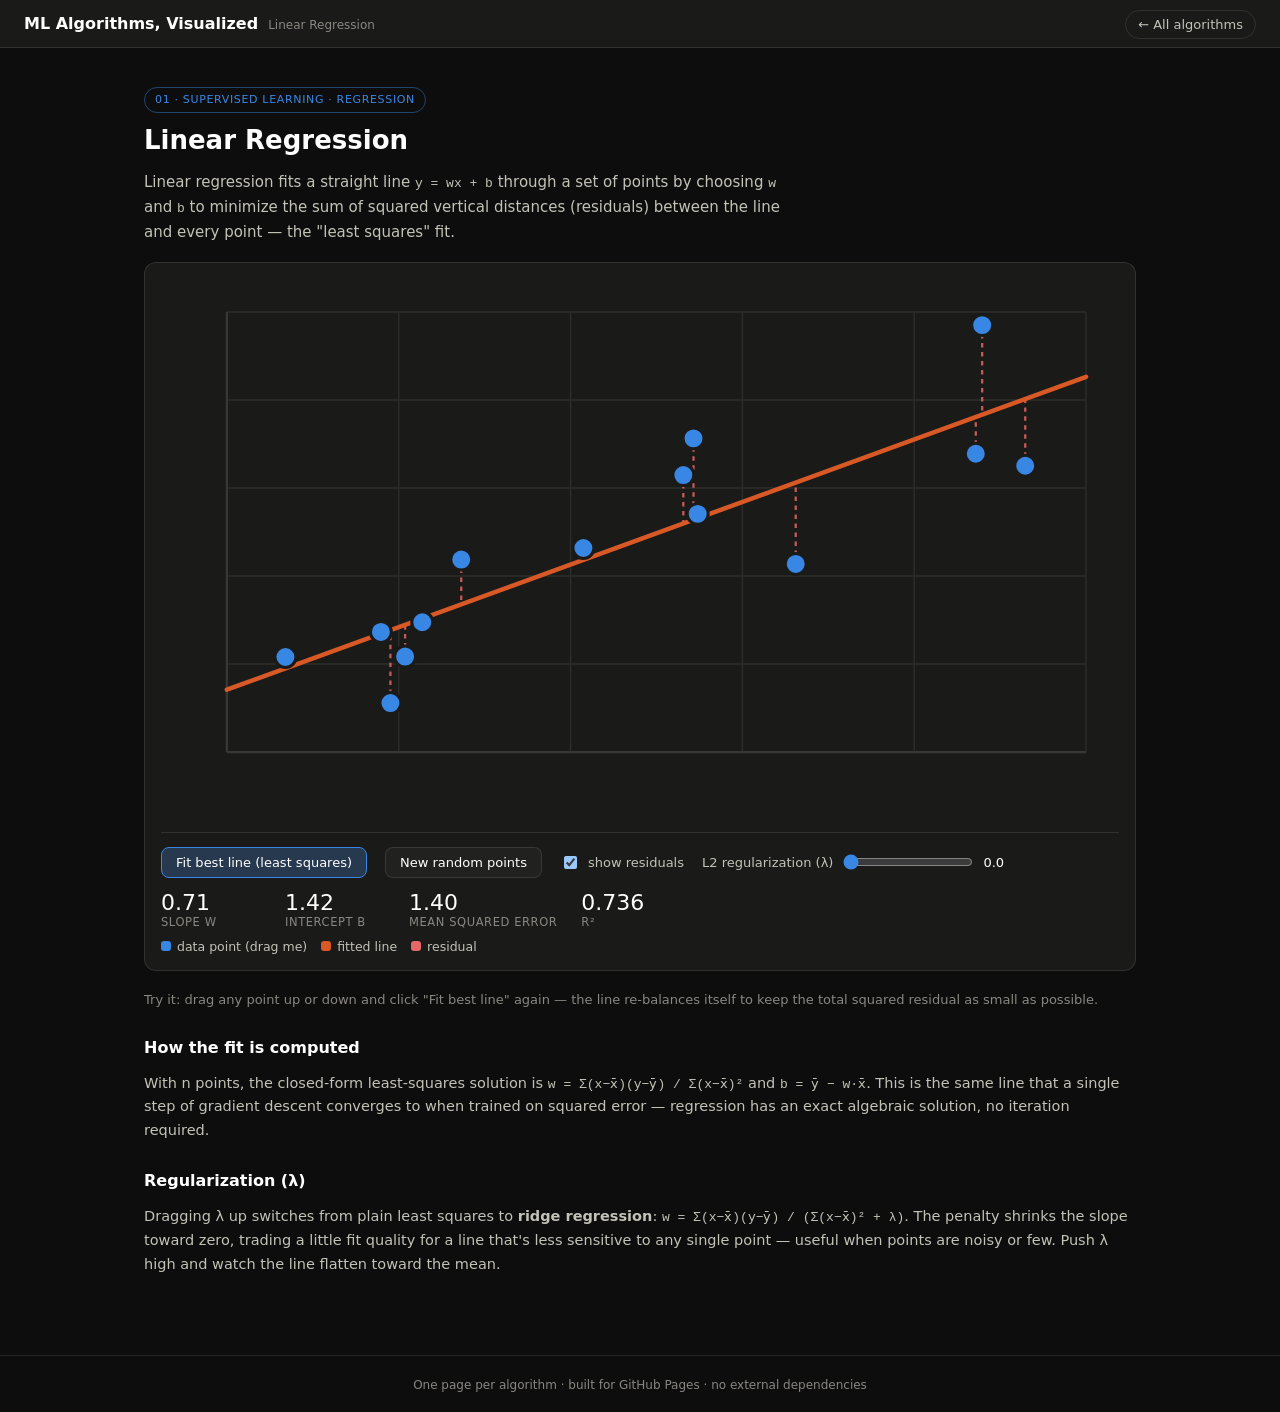
<file: linear-regression.html>
<!DOCTYPE html>
<html lang="en">
<head>
<meta charset="UTF-8">
<meta name="viewport" content="width=device-width, initial-scale=1.0">
<title>Linear Regression | ML Algorithms, Visualized</title>
<link rel="stylesheet" href="assets/style.css">
</head>
<body>
<main>
  <p class="tag supervised">01 · Supervised Learning · Regression</p>
  <h1>Linear Regression</h1>
  <p class="lede">Linear regression fits a straight line <code>y&nbsp;=&nbsp;wx&nbsp;+&nbsp;b</code> through a
  set of points by choosing <code>w</code> and <code>b</code> to minimize the sum of squared
  vertical distances (residuals) between the line and every point — the "least squares" fit.</p>

  <div class="viz-wrap">
    <svg id="chart" viewBox="0 0 640 360" width="640" height="360"></svg>
    <div class="controls">
      <button class="btn primary" id="fitBtn">Fit best line (least squares)</button>
      <button class="btn" id="resetBtn">New random points</button>
      <label class="control"><input type="checkbox" id="residualsChk" checked> show residuals</label>
      <div class="control">
        <label for="lambda">L2 regularization (λ)</label>
        <input type="range" id="lambda" min="0" max="8" step="0.2" value="0">
        <output id="lambdaVal">0.0</output>
      </div>
    </div>
    <div class="stat-row">
      <div class="stat"><div class="num" id="statW">–</div><div class="lbl">slope w</div></div>
      <div class="stat"><div class="num" id="statB">–</div><div class="lbl">intercept b</div></div>
      <div class="stat"><div class="num" id="statMSE">–</div><div class="lbl">mean squared error</div></div>
      <div class="stat"><div class="num" id="statR2">–</div><div class="lbl">R²</div></div>
    </div>
    <div class="legend">
      <span class="item"><span class="swatch" style="background:var(--series-1)"></span>data point (drag me)</span>
      <span class="item"><span class="swatch" style="background:var(--series-2)"></span>fitted line</span>
      <span class="item"><span class="swatch" style="background:var(--series-8)"></span>residual</span>
    </div>
  </div>

  <p class="muted">Try it: drag any point up or down and click "Fit best line" again — the line
  re-balances itself to keep the total squared residual as small as possible.</p>

  <h2>How the fit is computed</h2>
  <p>With n points, the closed-form least-squares solution is
  <code>w = Σ(x−x̄)(y−ȳ) / Σ(x−x̄)²</code> and <code>b = ȳ − w·x̄</code>. This is the same
  line that a single step of gradient descent converges to when trained on squared error —
  regression has an exact algebraic solution, no iteration required.</p>

  <h2>Regularization (λ)</h2>
  <p>Dragging λ up switches from plain least squares to <strong>ridge regression</strong>:
  <code>w = Σ(x−x̄)(y−ȳ) / (Σ(x−x̄)² + λ)</code>. The penalty shrinks the slope toward
  zero, trading a little fit quality for a line that's less sensitive to any single
  point — useful when points are noisy or few. Push λ high and watch the line flatten
  toward the mean.</p>
</main>

<script src="assets/main.js"></script>
<script>
(function () {
  var rand = MLViz.mulberry32(7);
  var W = 640, H = 360, PAD = 44;
  var svg = document.getElementById("chart");
  var xDomain = [0, 10], yDomain = [0, 10];

  function sx(x) { return PAD + (x - xDomain[0]) / (xDomain[1] - xDomain[0]) * (W - PAD * 1.5); }
  function sy(y) { return H - PAD - (y - yDomain[0]) / (yDomain[1] - yDomain[0]) * (H - PAD * 1.5); }
  function ix(px) { return xDomain[0] + (px - PAD) / (W - PAD * 1.5) * (xDomain[1] - xDomain[0]); }
  function iy(py) { return yDomain[0] + (H - PAD - py) / (H - PAD * 1.5) * (yDomain[1] - yDomain[0]); }

  var points = [];
  function makePoints() {
    points = [];
    var trueW = 0.7 + rand() * 0.6, trueB = 1.5 + rand() * 2;
    for (var i = 0; i < 14; i++) {
      var x = 0.5 + rand() * 9;
      var y = trueW * x + trueB + MLViz.gaussian(rand) * 1.1;
      y = Math.max(0.3, Math.min(9.7, y));
      points.push({ x: x, y: y });
    }
  }

  function fit(lambda) {
    lambda = lambda || 0;
    var n = points.length, mx = 0, my = 0;
    points.forEach(function (p) { mx += p.x; my += p.y; });
    mx /= n; my /= n;
    var num = 0, den = 0;
    points.forEach(function (p) { num += (p.x - mx) * (p.y - my); den += (p.x - mx) * (p.x - mx); });
    var w = (den + lambda) === 0 ? 0 : num / (den + lambda);
    var b = my - w * mx;
    return { w: w, b: b };
  }

  function metrics(w, b) {
    var n = points.length, sse = 0, sst = 0, my = 0;
    points.forEach(function (p) { my += p.y; }); my /= n;
    points.forEach(function (p) {
      var pred = w * p.x + b;
      sse += (p.y - pred) * (p.y - pred);
      sst += (p.y - my) * (p.y - my);
    });
    return { mse: sse / n, r2: sst === 0 ? 1 : 1 - sse / sst };
  }

  var draggingIdx = -1;
  var showResiduals = true;

  function render() {
    svg.innerHTML = "";
    var grid = MLViz.svgEl("g", {});
    for (var gx = 0; gx <= 10; gx += 2) {
      grid.appendChild(MLViz.svgEl("line", { x1: sx(gx), y1: sy(0), x2: sx(gx), y2: sy(10), stroke: "var(--grid)", "stroke-width": 1 }));
    }
    for (var gy = 0; gy <= 10; gy += 2) {
      grid.appendChild(MLViz.svgEl("line", { x1: sx(0), y1: sy(gy), x2: sx(10), y2: sy(gy), stroke: "var(--grid)", "stroke-width": 1 }));
    }
    svg.appendChild(grid);
    svg.appendChild(MLViz.svgEl("line", { x1: sx(0), y1: sy(0), x2: sx(10), y2: sy(0), stroke: "var(--baseline)", "stroke-width": 1.5 }));
    svg.appendChild(MLViz.svgEl("line", { x1: sx(0), y1: sy(0), x2: sx(0), y2: sy(10), stroke: "var(--baseline)", "stroke-width": 1.5 }));

    var lambda = parseFloat(document.getElementById("lambda").value);
    var f = fit(lambda);
    var m = metrics(f.w, f.b);

    if (showResiduals) {
      points.forEach(function (p) {
        var pred = f.w * p.x + f.b;
        svg.appendChild(MLViz.svgEl("line", {
          x1: sx(p.x), y1: sy(p.y), x2: sx(p.x), y2: sy(pred),
          stroke: "var(--series-8)", "stroke-width": 1.5, "stroke-dasharray": "3,3", opacity: 0.85
        }));
      });
    }

    var y0 = f.w * xDomain[0] + f.b, y1 = f.w * xDomain[1] + f.b;
    svg.appendChild(MLViz.svgEl("line", {
      x1: sx(xDomain[0]), y1: sy(y0), x2: sx(xDomain[1]), y2: sy(y1),
      stroke: "var(--series-2)", "stroke-width": 3, "stroke-linecap": "round"
    }));

    points.forEach(function (p, i) {
      var c = MLViz.svgEl("circle", {
        cx: sx(p.x), cy: sy(p.y), r: 7, fill: "var(--series-1)",
        stroke: "var(--surface-1)", "stroke-width": 2, style: "cursor:grab"
      });
      c.dataset.idx = i;
      svg.appendChild(c);
    });

    document.getElementById("statW").textContent = f.w.toFixed(2);
    document.getElementById("statB").textContent = f.b.toFixed(2);
    document.getElementById("statMSE").textContent = m.mse.toFixed(2);
    document.getElementById("statR2").textContent = m.r2.toFixed(3);
  }

  function svgPoint(evt) {
    var pt = svg.createSVGPoint();
    var t = evt.touches ? evt.touches[0] : evt;
    pt.x = t.clientX; pt.y = t.clientY;
    var loc = pt.matrixTransform(svg.getScreenCTM().inverse());
    return loc;
  }

  svg.addEventListener("pointerdown", function (evt) {
    var loc = svgPoint(evt);
    var best = -1, bestD = 400;
    points.forEach(function (p, i) {
      var d = Math.hypot(sx(p.x) - loc.x, sy(p.y) - loc.y);
      if (d < bestD) { bestD = d; best = i; }
    });
    if (best >= 0) { draggingIdx = best; svg.setPointerCapture(evt.pointerId); }
  });
  svg.addEventListener("pointermove", function (evt) {
    if (draggingIdx < 0) return;
    var loc = svgPoint(evt);
    points[draggingIdx].x = Math.max(0.2, Math.min(9.8, ix(loc.x)));
    points[draggingIdx].y = Math.max(0.2, Math.min(9.8, iy(loc.y)));
    render();
  });
  ["pointerup", "pointerleave"].forEach(function (ev) {
    svg.addEventListener(ev, function () { draggingIdx = -1; });
  });

  document.getElementById("fitBtn").addEventListener("click", render);
  document.getElementById("resetBtn").addEventListener("click", function () { makePoints(); render(); });
  document.getElementById("residualsChk").addEventListener("change", function (e) {
    showResiduals = e.target.checked; render();
  });
  document.getElementById("lambda").addEventListener("input", function (e) {
    document.getElementById("lambdaVal").textContent = parseFloat(e.target.value).toFixed(1);
    render();
  });

  makePoints();
  render();
})();
</script>
</body>
</html>
</file>
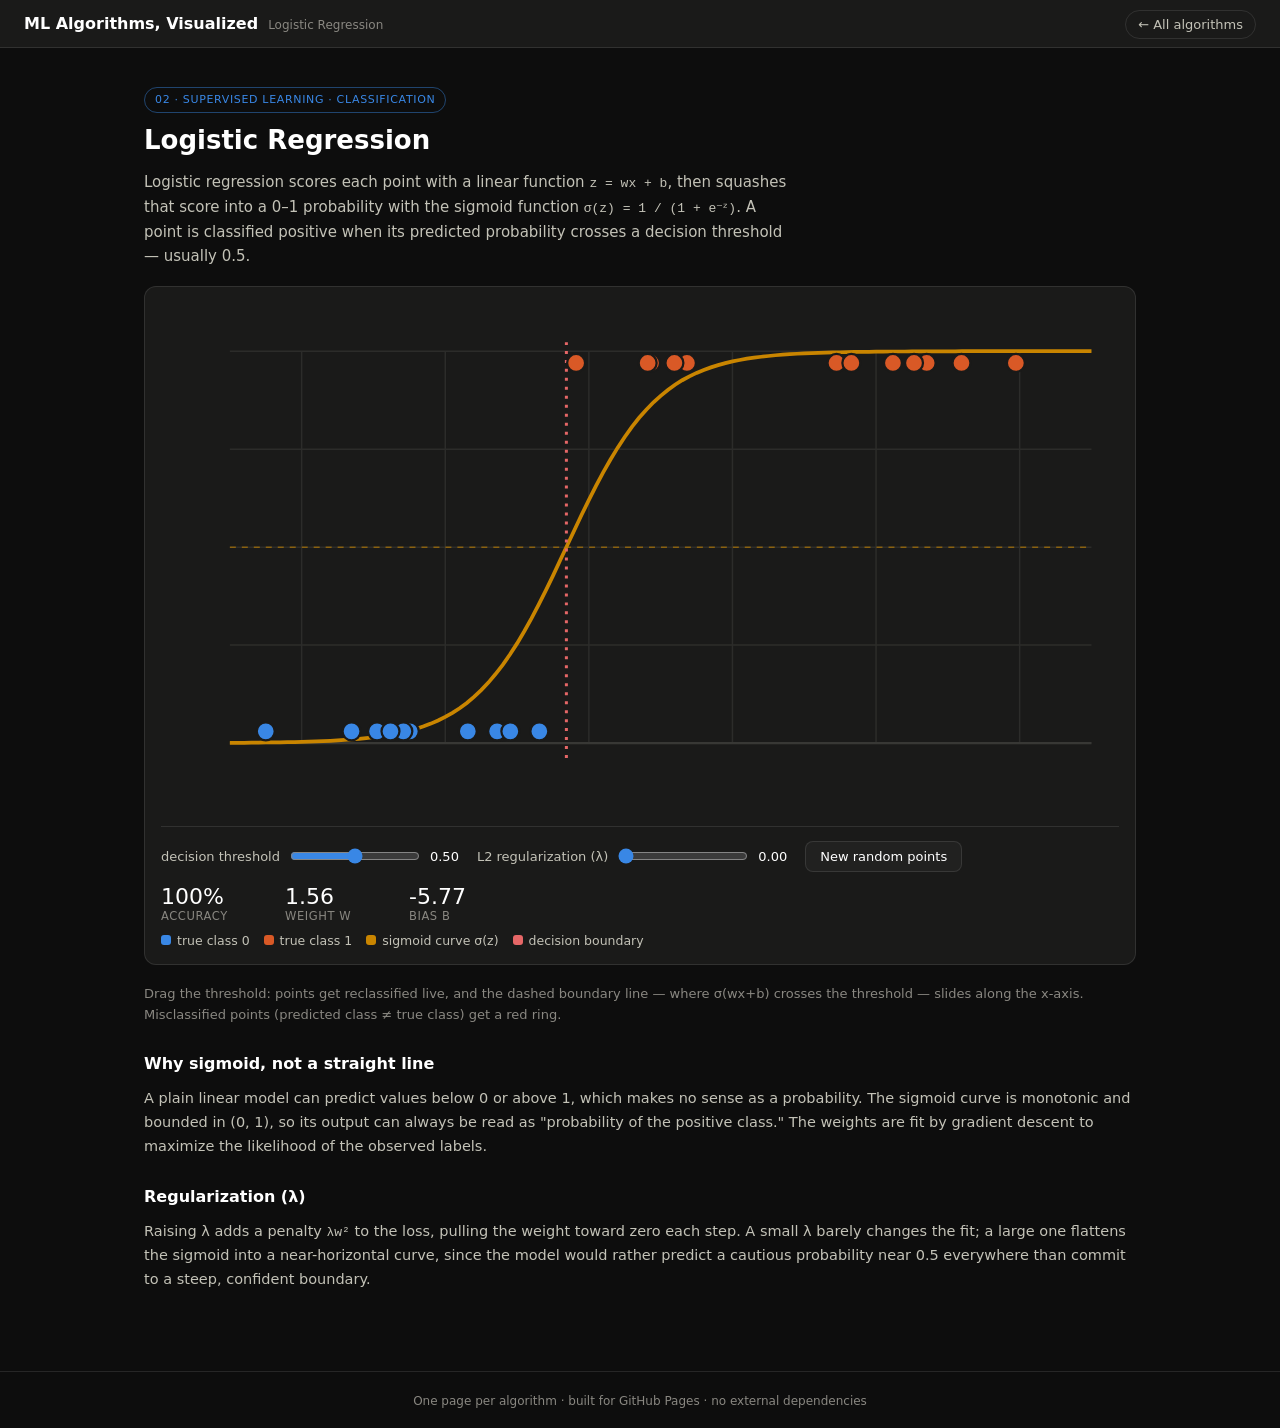
<file: logistic-regression.html>
<!DOCTYPE html>
<html lang="en">
<head>
<meta charset="UTF-8">
<meta name="viewport" content="width=device-width, initial-scale=1.0">
<title>Logistic Regression | ML Algorithms, Visualized</title>
<link rel="stylesheet" href="assets/style.css">
</head>
<body>
<main>
  <p class="tag supervised">02 · Supervised Learning · Classification</p>
  <h1>Logistic Regression</h1>
  <p class="lede">Logistic regression scores each point with a linear function
  <code>z = wx + b</code>, then squashes that score into a 0–1 probability with the
  sigmoid function <code>σ(z) = 1 / (1 + e⁻ᶻ)</code>. A point is classified positive
  when its predicted probability crosses a decision threshold — usually 0.5.</p>

  <div class="viz-wrap">
    <svg id="chart" viewBox="0 0 640 340" width="640" height="340"></svg>
    <div class="controls">
      <div class="control">
        <label for="thresh">decision threshold</label>
        <input type="range" id="thresh" min="0.05" max="0.95" step="0.01" value="0.5">
        <output id="threshVal">0.50</output>
      </div>
      <div class="control">
        <label for="lambda">L2 regularization (λ)</label>
        <input type="range" id="lambda" min="0" max="2" step="0.05" value="0">
        <output id="lambdaVal">0.00</output>
      </div>
      <button class="btn" id="resetBtn">New random points</button>
    </div>
    <div class="stat-row">
      <div class="stat"><div class="num" id="statAcc">–</div><div class="lbl">accuracy</div></div>
      <div class="stat"><div class="num" id="statW">–</div><div class="lbl">weight w</div></div>
      <div class="stat"><div class="num" id="statB">–</div><div class="lbl">bias b</div></div>
    </div>
    <div class="legend">
      <span class="item"><span class="swatch" style="background:var(--series-1)"></span>true class 0</span>
      <span class="item"><span class="swatch" style="background:var(--series-2)"></span>true class 1</span>
      <span class="item"><span class="swatch" style="background:var(--series-4)"></span>sigmoid curve σ(z)</span>
      <span class="item"><span class="swatch" style="background:var(--series-8)"></span>decision boundary</span>
    </div>
  </div>

  <p class="muted">Drag the threshold: points get reclassified live, and the dashed
  boundary line — where σ(wx+b) crosses the threshold — slides along the x-axis.
  Misclassified points (predicted class ≠ true class) get a red ring.</p>

  <h2>Why sigmoid, not a straight line</h2>
  <p>A plain linear model can predict values below 0 or above 1, which makes no sense
  as a probability. The sigmoid curve is monotonic and bounded in (0, 1), so its output
  can always be read as "probability of the positive class." The weights are fit by
  gradient descent to maximize the likelihood of the observed labels.</p>

  <h2>Regularization (λ)</h2>
  <p>Raising λ adds a penalty <code>λw²</code> to the loss, pulling the weight toward
  zero each step. A small λ barely changes the fit; a large one flattens the sigmoid
  into a near-horizontal curve, since the model would rather predict a cautious
  probability near 0.5 everywhere than commit to a steep, confident boundary.</p>
</main>

<script src="assets/main.js"></script>
<script>
(function () {
  var rand = MLViz.mulberry32(11);
  var W = 640, H = 340, PAD = 46;
  var svg = document.getElementById("chart");
  var xDomain = [-1, 11];

  function sx(x) { return PAD + (x - xDomain[0]) / (xDomain[1] - xDomain[0]) * (W - PAD * 1.4); }
  function syProb(p) { return H - PAD - p * (H - PAD * 1.7); } // p in [0,1]

  var points = [];
  function makePoints() {
    points = [];
    for (var i = 0; i < 24; i++) {
      var cls = i % 2;
      var x = cls === 0 ? rand() * 5 + MLViz.gaussian(rand) * 1.1 : rand() * 5 + 4.5 + MLViz.gaussian(rand) * 1.1;
      x = Math.max(-0.5, Math.min(10.5, x));
      points.push({ x: x, y: cls });
    }
  }

  function sigmoid(z) { return 1 / (1 + Math.exp(-z)); }

  function trainLogReg(lambda) {
    lambda = lambda || 0;
    var w = 0, b = 0, lr = 0.15;
    for (var epoch = 0; epoch < 800; epoch++) {
      var gw = 0, gb = 0;
      points.forEach(function (p) {
        var pred = sigmoid(w * p.x + b);
        var err = pred - p.y;
        gw += err * p.x; gb += err;
      });
      w -= lr * (gw / points.length + lambda * w);
      b -= lr * gb / points.length;
    }
    return { w: w, b: b };
  }

  var model = { w: 0, b: 0 };
  var threshold = 0.5;

  function render() {
    svg.innerHTML = "";
    var grid = MLViz.svgEl("g", {});
    for (var gx = 0; gx <= 10; gx += 2) {
      grid.appendChild(MLViz.svgEl("line", { x1: sx(gx), y1: syProb(0), x2: sx(gx), y2: syProb(1), stroke: "var(--grid)", "stroke-width": 1 }));
    }
    [0, 0.25, 0.5, 0.75, 1].forEach(function (gy) {
      grid.appendChild(MLViz.svgEl("line", { x1: sx(xDomain[0]), y1: syProb(gy), x2: sx(xDomain[1]), y2: syProb(gy), stroke: "var(--grid)", "stroke-width": 1 }));
    });
    svg.appendChild(grid);
    svg.appendChild(MLViz.svgEl("line", { x1: sx(xDomain[0]), y1: syProb(0), x2: sx(xDomain[1]), y2: syProb(0), stroke: "var(--baseline)", "stroke-width": 1.5 }));

    // threshold guide line
    svg.appendChild(MLViz.svgEl("line", { x1: sx(xDomain[0]), y1: syProb(threshold), x2: sx(xDomain[1]), y2: syProb(threshold), stroke: "var(--series-4)", "stroke-width": 1, "stroke-dasharray": "4,4", opacity: 0.6 }));

    // sigmoid curve
    var d = "";
    for (var i = 0; i <= 120; i++) {
      var x = xDomain[0] + (xDomain[1] - xDomain[0]) * i / 120;
      var p = sigmoid(model.w * x + model.b);
      d += (i === 0 ? "M" : "L") + sx(x).toFixed(1) + "," + syProb(p).toFixed(1) + " ";
    }
    svg.appendChild(MLViz.svgEl("path", { d: d, fill: "none", stroke: "var(--series-4)", "stroke-width": 2.5 }));

    // decision boundary: solve w*x+b = logit(threshold)
    var logit = Math.log(threshold / (1 - threshold));
    var xBoundary = (logit - model.b) / model.w;
    if (isFinite(xBoundary)) {
      svg.appendChild(MLViz.svgEl("line", { x1: sx(xBoundary), y1: syProb(0) + 10, x2: sx(xBoundary), y2: syProb(1) - 6, stroke: "var(--series-8)", "stroke-width": 2, "stroke-dasharray": "2,4" }));
    }

    var correct = 0;
    points.forEach(function (p) {
      var prob = sigmoid(model.w * p.x + model.b);
      var predClass = prob >= threshold ? 1 : 0;
      var ok = predClass === p.y;
      if (ok) correct++;
      var cy = syProb(p.y === 1 ? 0.97 : 0.03);
      var g = MLViz.svgEl("g", {});
      if (!ok) {
        g.appendChild(MLViz.svgEl("circle", { cx: sx(p.x), cy: cy, r: 10, fill: "none", stroke: "var(--series-8)", "stroke-width": 2 }));
      }
      g.appendChild(MLViz.svgEl("circle", { cx: sx(p.x), cy: cy, r: 6, fill: p.y === 1 ? "var(--series-2)" : "var(--series-1)", stroke: "var(--surface-1)", "stroke-width": 1.5 }));
      svg.appendChild(g);
    });

    document.getElementById("statAcc").textContent = (100 * correct / points.length).toFixed(0) + "%";
    document.getElementById("statW").textContent = model.w.toFixed(2);
    document.getElementById("statB").textContent = model.b.toFixed(2);
  }

  document.getElementById("thresh").addEventListener("input", function (e) {
    threshold = parseFloat(e.target.value);
    document.getElementById("threshVal").textContent = threshold.toFixed(2);
    render();
  });
  document.getElementById("resetBtn").addEventListener("click", function () {
    makePoints(); model = trainLogReg(parseFloat(document.getElementById("lambda").value)); render();
  });
  document.getElementById("lambda").addEventListener("input", function (e) {
    document.getElementById("lambdaVal").textContent = parseFloat(e.target.value).toFixed(2);
    model = trainLogReg(parseFloat(e.target.value));
    render();
  });

  makePoints();
  model = trainLogReg(0);
  render();
})();
</script>
</body>
</html>
</file>
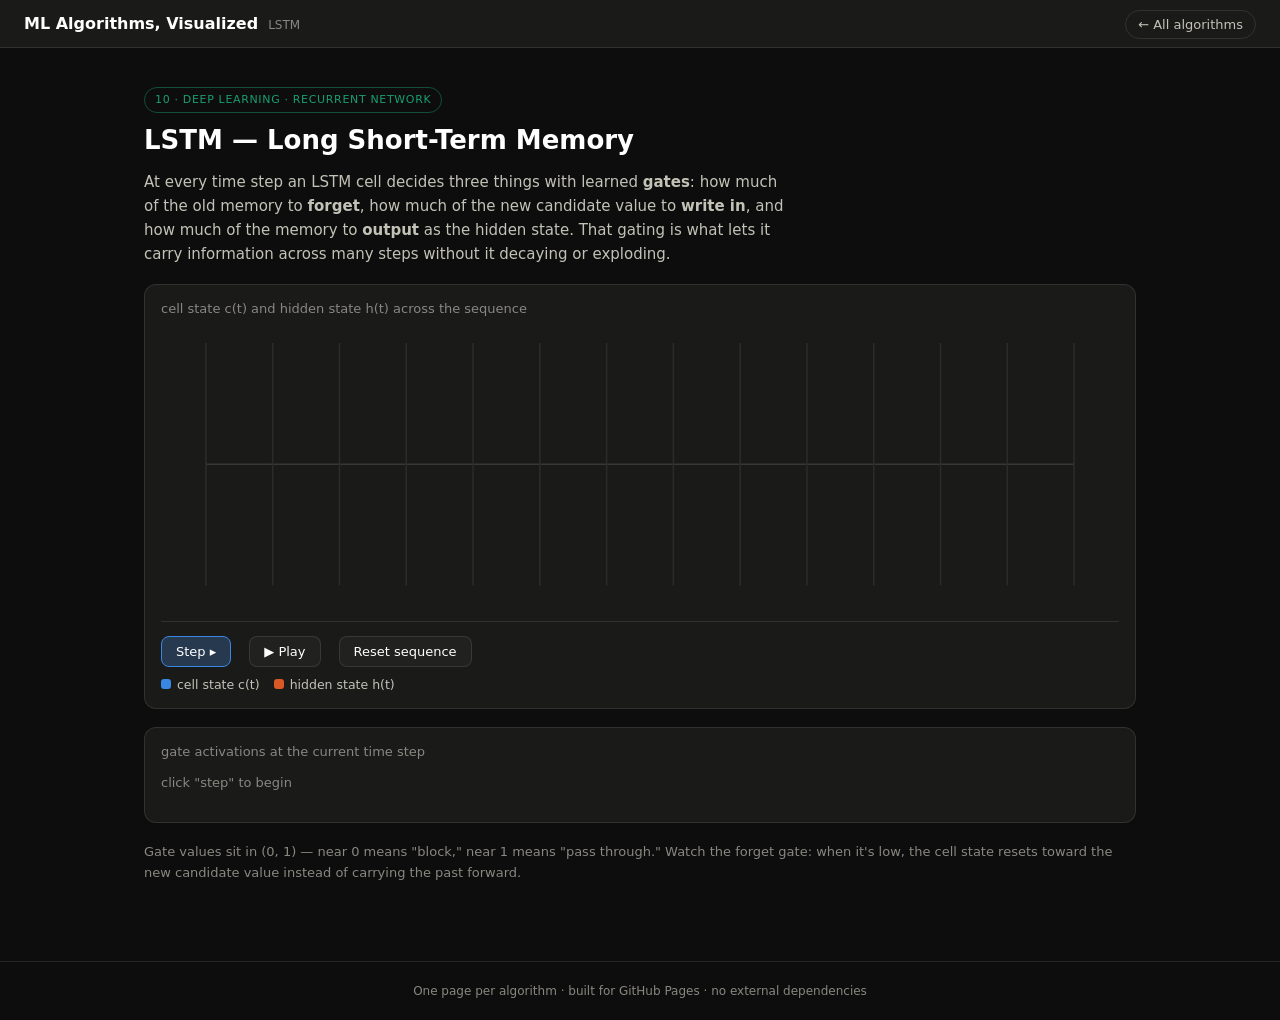
<file: lstm.html>
<!DOCTYPE html>
<html lang="en">
<head>
<meta charset="UTF-8">
<meta name="viewport" content="width=device-width, initial-scale=1.0">
<title>LSTM | ML Algorithms, Visualized</title>
<link rel="stylesheet" href="assets/style.css">
</head>
<body>
<main>
  <p class="tag deep">10 · Deep Learning · Recurrent Network</p>
  <h1>LSTM — Long Short-Term Memory</h1>
  <p class="lede">At every time step an LSTM cell decides three things with learned
  <strong>gates</strong>: how much of the old memory to <strong>forget</strong>, how much of
  the new candidate value to <strong>write in</strong>, and how much of the memory to
  <strong>output</strong> as the hidden state. That gating is what lets it carry information
  across many steps without it decaying or exploding.</p>

  <div class="viz-wrap">
    <div class="muted" style="margin-bottom:6px;">cell state c(t) and hidden state h(t) across the sequence</div>
    <svg id="seriesChart" viewBox="0 0 640 190" width="640" height="190"></svg>
    <div class="controls">
      <button class="btn primary" id="stepBtn">Step ▸</button>
      <button class="btn" id="playBtn">▶ Play</button>
      <button class="btn" id="resetBtn">Reset sequence</button>
    </div>
    <div class="legend">
      <span class="item"><span class="swatch" style="background:var(--series-1)"></span>cell state c(t)</span>
      <span class="item"><span class="swatch" style="background:var(--series-2)"></span>hidden state h(t)</span>
    </div>
  </div>

  <div class="viz-wrap">
    <div class="muted" style="margin-bottom:10px;">gate activations at the current time step</div>
    <div id="gateBars"></div>
  </div>

  <p class="muted">Gate values sit in (0, 1) — near 0 means "block," near 1 means
  "pass through." Watch the forget gate: when it's low, the cell state resets toward
  the new candidate value instead of carrying the past forward.</p>
</main>

<script src="assets/main.js"></script>
<script>
(function () {
  var rand = MLViz.mulberry32(88);
  function r() { return (rand() * 2 - 1) * 1.6; }
  var weights = {
    Wf: r(), Uf: r(), bf: r() * 0.5,
    Wi: r(), Ui: r(), bi: r() * 0.5,
    Wo: r(), Uo: r(), bo: r() * 0.5,
    Wg: r(), Ug: r(), bg: r() * 0.5
  };
  var seq = [];
  for (var t = 0; t < 14; t++) seq.push(Math.sin(t * 0.7) * 0.8 + (rand() - 0.5) * 0.3);

  function sigmoid(x) { return 1 / (1 + Math.exp(-x)); }
  function tanh(x) { return Math.tanh(x); }

  var t = -1, c = 0, h = 0;
  var history = [];
  var lastGates = null;

  function stepOnce() {
    t++;
    if (t >= seq.length) { t = 0; c = 0; h = 0; history = []; }
    var x = seq[t];
    var f = sigmoid(weights.Wf * x + weights.Uf * h + weights.bf);
    var i = sigmoid(weights.Wi * x + weights.Ui * h + weights.bi);
    var o = sigmoid(weights.Wo * x + weights.Uo * h + weights.bo);
    var g = tanh(weights.Wg * x + weights.Ug * h + weights.bg);
    c = f * c + i * g;
    h = o * tanh(c);
    lastGates = { f: f, i: i, o: o, g: g, x: x };
    history.push({ t: t, c: c, h: h });
  }

  var svg = document.getElementById("seriesChart");
  var W = 640, H = 190, PAD = 30;
  function sx(ti) { return PAD + ti / (seq.length - 1) * (W - PAD * 2); }
  function sy(v) { return H / 2 - v * (H / 2 - 20); }

  function renderChart() {
    svg.innerHTML = "";
    svg.appendChild(MLViz.svgEl("line", { x1: PAD, y1: sy(0), x2: W - PAD, y2: sy(0), stroke: "var(--baseline)", "stroke-width": 1 }));
    seq.forEach(function (_, idx) {
      svg.appendChild(MLViz.svgEl("line", { x1: sx(idx), y1: 14, x2: sx(idx), y2: H - 14, stroke: "var(--grid)", "stroke-width": 1 }));
    });

    function path(key, color) {
      if (history.length < 1) return;
      var d = "";
      history.forEach(function (pt, idx) {
        d += (idx === 0 ? "M" : "L") + sx(pt.t) + "," + sy(pt[key]) + " ";
      });
      svg.appendChild(MLViz.svgEl("path", { d: d, fill: "none", stroke: color, "stroke-width": 2.4 }));
      history.forEach(function (pt) {
        svg.appendChild(MLViz.svgEl("circle", { cx: sx(pt.t), cy: sy(pt[key]), r: 3.5, fill: color }));
      });
    }
    path("c", "var(--series-1)");
    path("h", "var(--series-2)");
  }

  function renderGates() {
    var wrap = document.getElementById("gateBars");
    wrap.innerHTML = "";
    if (!lastGates) { wrap.innerHTML = '<p class="muted">click "step" to begin</p>'; return; }
    var rows = [
      ["forget f(t)", lastGates.f, "var(--series-8)"],
      ["input i(t)", lastGates.i, "var(--series-1)"],
      ["candidate g(t) (tanh, −1…1)", (lastGates.g + 1) / 2, "var(--series-7)"],
      ["output o(t)", lastGates.o, "var(--series-2)"]
    ];
    rows.forEach(function (row) {
      var line = document.createElement("div");
      line.style.display = "flex"; line.style.alignItems = "center"; line.style.gap = "10px"; line.style.marginBottom = "8px";
      var label = document.createElement("div");
      label.className = "mono"; label.style.width = "170px"; label.style.fontSize = "12px"; label.style.color = "var(--text-secondary)";
      label.textContent = row[0];
      var track = document.createElement("div");
      track.style.flex = "1"; track.style.height = "10px"; track.style.background = "var(--surface-2)"; track.style.borderRadius = "6px"; track.style.overflow = "hidden";
      var fill = document.createElement("div");
      fill.style.height = "100%"; fill.style.width = Math.round(row[1] * 100) + "%"; fill.style.background = row[2];
      track.appendChild(fill);
      var val = document.createElement("div");
      val.className = "mono"; val.style.width = "40px"; val.style.fontSize = "12px"; val.style.color = "var(--text-primary)";
      val.textContent = row[1].toFixed(2);
      line.appendChild(label); line.appendChild(track); line.appendChild(val);
      wrap.appendChild(line);
    });
    var info = document.createElement("div");
    info.className = "muted";
    info.style.marginTop = "6px";
    info.textContent = "x(" + t + ") = " + lastGates.x.toFixed(2) + "   c(" + t + ") = " + c.toFixed(2) + "   h(" + t + ") = " + h.toFixed(2);
    wrap.appendChild(info);
  }

  function render() { renderChart(); renderGates(); }

  var playing = false, timer = null;
  document.getElementById("stepBtn").addEventListener("click", function () { stepOnce(); render(); });
  document.getElementById("resetBtn").addEventListener("click", function () {
    t = -1; c = 0; h = 0; history = []; lastGates = null; render();
  });
  document.getElementById("playBtn").addEventListener("click", function (e) {
    playing = !playing;
    e.target.textContent = playing ? "⏸ Pause" : "▶ Play";
    if (playing) timer = setInterval(function () { stepOnce(); render(); }, 500);
    else clearInterval(timer);
  });

  renderChart(); renderGates();
})();
</script>
</body>
</html>
</file>
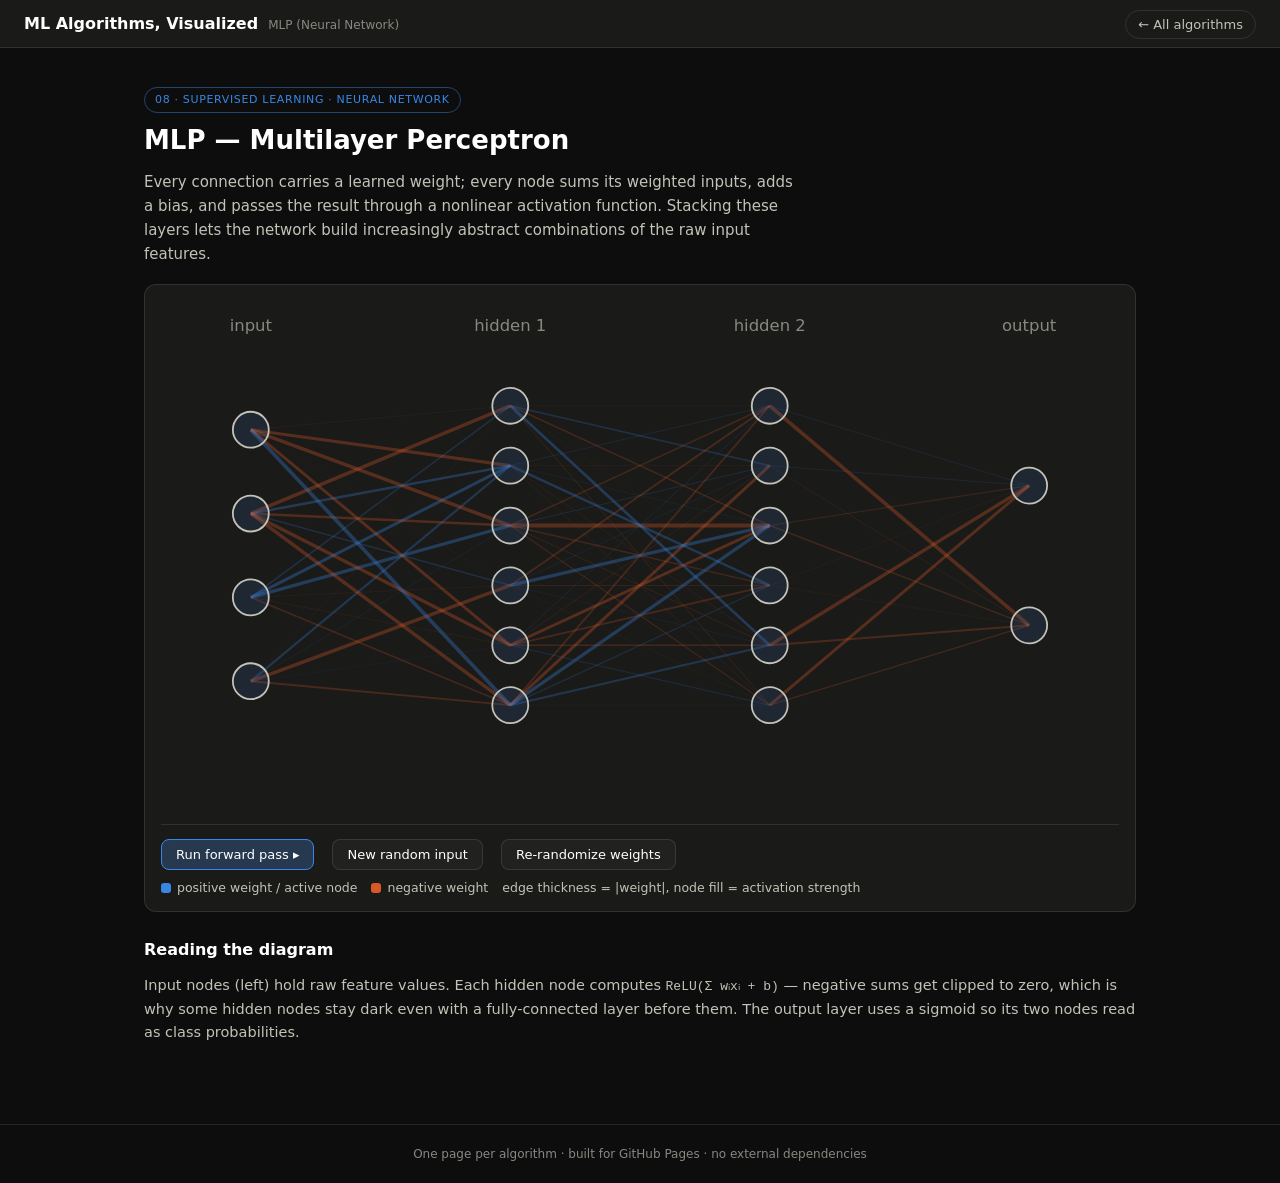
<file: mlp.html>
<!DOCTYPE html>
<html lang="en">
<head>
<meta charset="UTF-8">
<meta name="viewport" content="width=device-width, initial-scale=1.0">
<title>MLP (Neural Network) | ML Algorithms, Visualized</title>
<link rel="stylesheet" href="assets/style.css">
</head>
<body>
<main>
  <p class="tag supervised">08 · Supervised Learning · Neural Network</p>
  <h1>MLP — Multilayer Perceptron</h1>
  <p class="lede">Every connection carries a learned weight; every node sums its
  weighted inputs, adds a bias, and passes the result through a nonlinear
  activation function. Stacking these layers lets the network build increasingly
  abstract combinations of the raw input features.</p>

  <div class="viz-wrap">
    <svg id="net" viewBox="0 0 640 340" width="640" height="340"></svg>
    <div class="controls">
      <button class="btn primary" id="runBtn">Run forward pass ▸</button>
      <button class="btn" id="newInputBtn">New random input</button>
      <button class="btn" id="rewireBtn">Re-randomize weights</button>
    </div>
    <div class="legend">
      <span class="item"><span class="swatch" style="background:var(--series-1)"></span>positive weight / active node</span>
      <span class="item"><span class="swatch" style="background:var(--series-2)"></span>negative weight</span>
      <span class="item">edge thickness = |weight|, node fill = activation strength</span>
    </div>
  </div>

  <h2>Reading the diagram</h2>
  <p>Input nodes (left) hold raw feature values. Each hidden node computes
  <code>ReLU(Σ wᵢxᵢ + b)</code> — negative sums get clipped to zero, which is why some
  hidden nodes stay dark even with a fully-connected layer before them. The output
  layer uses a sigmoid so its two nodes read as class probabilities.</p>
</main>

<script src="assets/main.js"></script>
<script>
(function () {
  var rand = MLViz.mulberry32(77);
  var W = 640, H = 340;
  var svg = document.getElementById("net");
  var layerSizes = [4, 6, 6, 2];
  var layerNames = ["input", "hidden 1", "hidden 2", "output"];

  var weights = [], biases = [], activations = [];

  function randomWeights() {
    weights = [];
    biases = [];
    for (var l = 1; l < layerSizes.length; l++) {
      var wMat = [];
      for (var j = 0; j < layerSizes[l]; j++) {
        var row = [];
        for (var i = 0; i < layerSizes[l - 1]; i++) row.push((rand() * 2 - 1) * 1.3);
        wMat.push(row);
      }
      weights.push(wMat);
      var b = [];
      for (var k = 0; k < layerSizes[l]; k++) b.push((rand() * 2 - 1) * 0.4);
      biases.push(b);
    }
  }

  function randomInput() {
    activations = [];
    var input = [];
    for (var i = 0; i < layerSizes[0]; i++) input.push(rand());
    activations.push(input);
    for (var l = 1; l < layerSizes.length; l++) activations.push(layerSizes[l].fill ? [] : new Array(layerSizes[l]).fill(0));
  }

  function relu(x) { return Math.max(0, x); }
  function sigmoid(x) { return 1 / (1 + Math.exp(-x)); }

  function forwardLayer(l) {
    var prev = activations[l - 1];
    var out = [];
    for (var j = 0; j < layerSizes[l]; j++) {
      var sum = biases[l - 1][j];
      for (var i = 0; i < prev.length; i++) sum += weights[l - 1][j][i] * prev[i];
      out.push(l === layerSizes.length - 1 ? sigmoid(sum) : relu(sum));
    }
    activations[l] = out;
  }

  function nodePos(l, idx) {
    var colX = 60 + l * ((W - 120) / (layerSizes.length - 1));
    var n = layerSizes[l];
    var gap = (H - 60) / (n + 1);
    var rowY = 30 + gap * (idx + 1);
    return { x: colX, y: rowY };
  }

  function render(highlightLayer) {
    svg.innerHTML = "";
    // edges
    for (var l = 1; l < layerSizes.length; l++) {
      for (var j = 0; j < layerSizes[l]; j++) {
        for (var i = 0; i < layerSizes[l - 1]; i++) {
          var w = weights[l - 1][j][i];
          var p0 = nodePos(l - 1, i), p1 = nodePos(l, j);
          var isActive = highlightLayer !== undefined && l <= highlightLayer;
          svg.appendChild(MLViz.svgEl("line", {
            x1: p0.x, y1: p0.y, x2: p1.x, y2: p1.y,
            stroke: w >= 0 ? "var(--series-1)" : "var(--series-2)",
            "stroke-width": Math.max(0.4, Math.min(3.2, Math.abs(w) * 2)),
            opacity: isActive ? Math.min(0.85, Math.abs(w) * 0.5 + 0.25) : Math.min(0.32, Math.abs(w) * 0.25 + 0.08)
          }));
        }
      }
    }
    // nodes
    for (var l2 = 0; l2 < layerSizes.length; l2++) {
      for (var idx = 0; idx < layerSizes[l2]; idx++) {
        var pos = nodePos(l2, idx);
        var act = activations[l2] && activations[l2][idx] !== undefined ? activations[l2][idx] : null;
        var shown = highlightLayer !== undefined && l2 <= highlightLayer;
        var fillOpacity = shown && act !== null ? Math.max(0.12, Math.min(1, act)) : 0.12;
        svg.appendChild(MLViz.svgEl("circle", {
          cx: pos.x, cy: pos.y, r: 12,
          fill: "var(--series-1)", "fill-opacity": fillOpacity,
          stroke: "var(--text-secondary)", "stroke-width": 1.2
        }));
      }
      var labelPos = nodePos(l2, layerSizes[l2] - 1);
      var t = MLViz.svgEl("text", { x: nodePos(l2, 0).x, y: 20, "text-anchor": "middle", "font-size": 11, fill: "var(--text-muted)" });
      t.textContent = layerNames[l2];
      svg.appendChild(t);
    }
  }

  function runForwardPass() {
    var runBtn = document.getElementById("runBtn");
    runBtn.disabled = true;
    var l = 0;
    render(0);
    var timer = setInterval(function () {
      l++;
      if (l < layerSizes.length) forwardLayer(l);
      render(l);
      if (l >= layerSizes.length - 1) { clearInterval(timer); runBtn.disabled = false; }
    }, 550);
  }

  document.getElementById("runBtn").addEventListener("click", runForwardPass);
  document.getElementById("newInputBtn").addEventListener("click", function () { randomInput(); render(); });
  document.getElementById("rewireBtn").addEventListener("click", function () { randomWeights(); render(); });

  randomWeights();
  randomInput();
  render();
})();
</script>
</body>
</html>
</file>
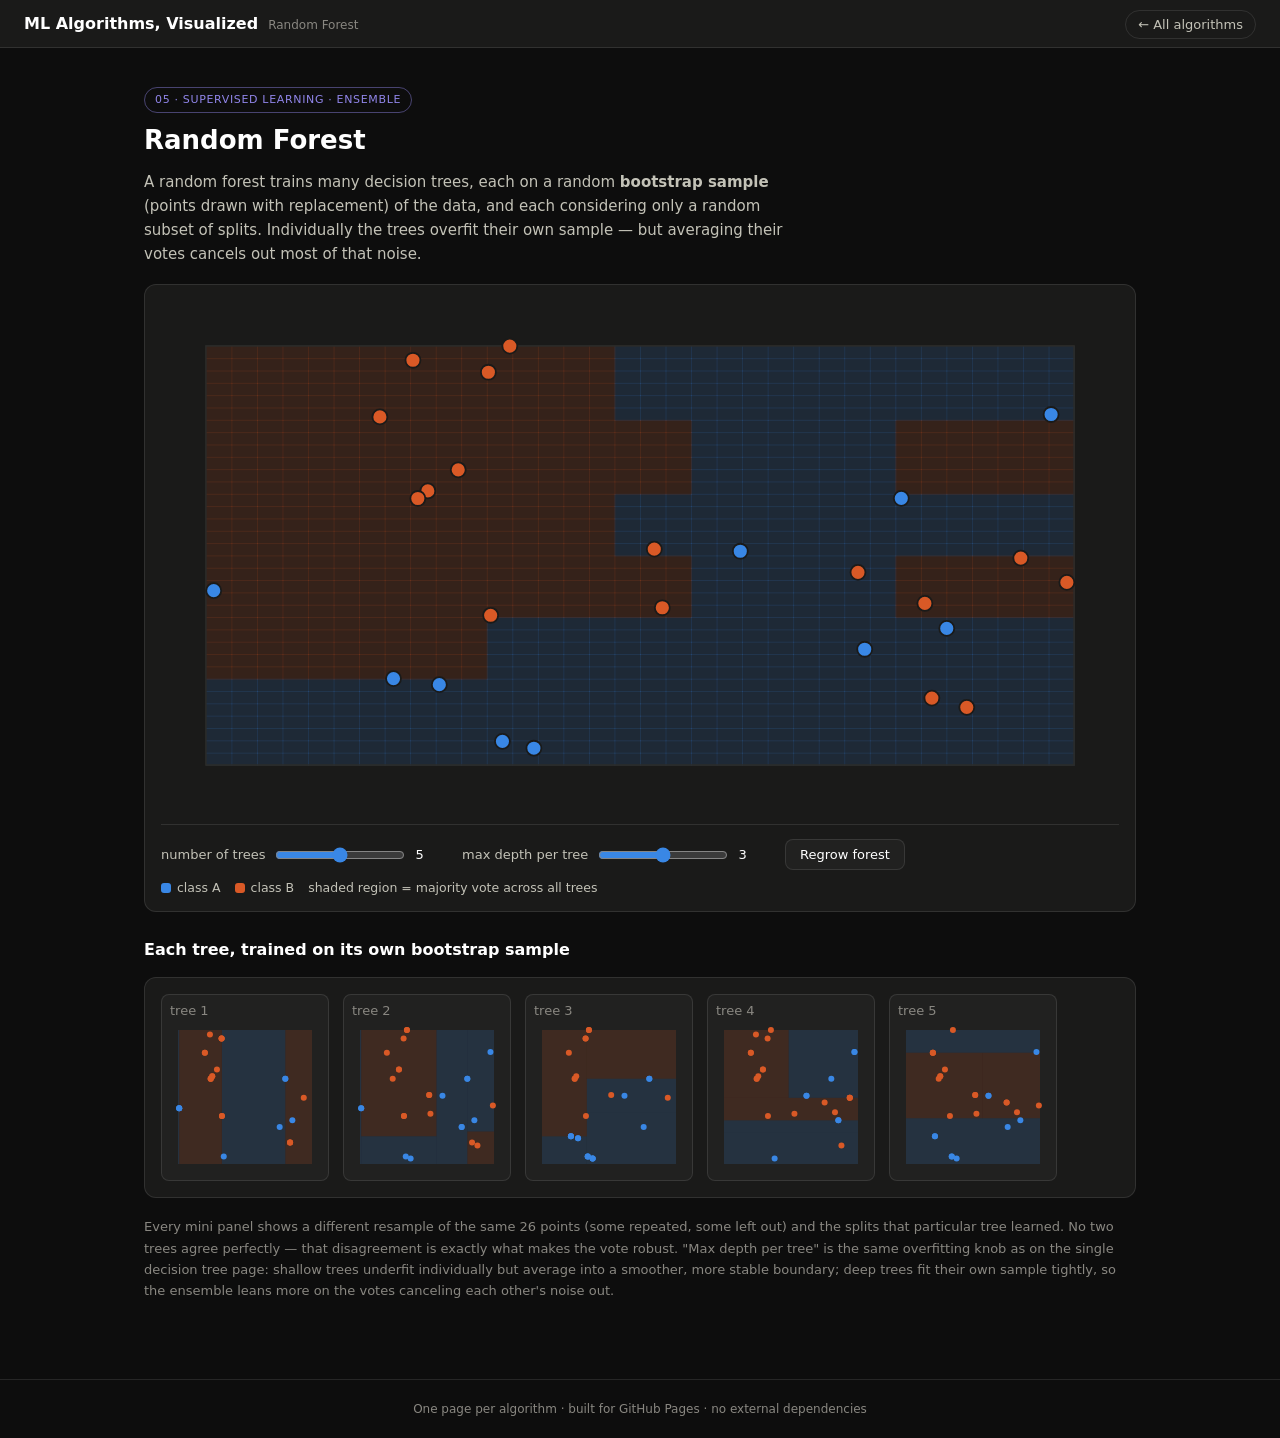
<file: random-forest.html>
<!DOCTYPE html>
<html lang="en">
<head>
<meta charset="UTF-8">
<meta name="viewport" content="width=device-width, initial-scale=1.0">
<title>Random Forest | ML Algorithms, Visualized</title>
<link rel="stylesheet" href="assets/style.css">
</head>
<body>
<main>
  <p class="tag ensemble">05 · Supervised Learning · Ensemble</p>
  <h1>Random Forest</h1>
  <p class="lede">A random forest trains many decision trees, each on a random
  <strong>bootstrap sample</strong> (points drawn with replacement) of the data, and
  each considering only a random subset of splits. Individually the trees overfit
  their own sample — but averaging their votes cancels out most of that noise.</p>

  <div class="viz-wrap">
    <svg id="ensembleMap" viewBox="0 0 640 340" width="640" height="340"></svg>
    <div class="controls">
      <div class="control">
        <label for="ntrees">number of trees</label>
        <input type="range" id="ntrees" min="1" max="9" step="2" value="5">
        <output id="ntreesVal">5</output>
      </div>
      <div class="control">
        <label for="maxDepth">max depth per tree</label>
        <input type="range" id="maxDepth" min="1" max="5" step="1" value="3">
        <output id="maxDepthVal">3</output>
      </div>
      <button class="btn" id="regrowBtn">Regrow forest</button>
    </div>
    <div class="legend">
      <span class="item"><span class="swatch" style="background:var(--series-1)"></span>class A</span>
      <span class="item"><span class="swatch" style="background:var(--series-2)"></span>class B</span>
      <span class="item">shaded region = majority vote across all trees</span>
    </div>
  </div>

  <h2>Each tree, trained on its own bootstrap sample</h2>
  <div class="viz-wrap">
    <div id="miniTrees" style="display:flex; flex-wrap:wrap; gap:14px;"></div>
  </div>

  <p class="muted">Every mini panel shows a different resample of the same 26 points
  (some repeated, some left out) and the splits that particular tree learned. No two
  trees agree perfectly — that disagreement is exactly what makes the vote robust.
  "Max depth per tree" is the same overfitting knob as on the single decision tree
  page: shallow trees underfit individually but average into a smoother, more stable
  boundary; deep trees fit their own sample tightly, so the ensemble leans more on
  the votes canceling each other's noise out.</p>
</main>

<script src="assets/main.js"></script>
<script>
(function () {
  var rand = MLViz.mulberry32(44);
  var DOMAIN = 10;
  var basePoints = [];
  function makeBasePoints() {
    basePoints = [];
    for (var i = 0; i < 26; i++) {
      var x = rand() * DOMAIN, y = rand() * DOMAIN;
      var cls = (x < 5 && y < 5.5) || (x >= 5.5 && y >= 5) ? 0 : 1;
      if (rand() < 0.08) cls = 1 - cls;
      basePoints.push({ x: x, y: y, cls: cls });
    }
  }

  function gini(pts) {
    if (pts.length === 0) return 0;
    var c0 = pts.filter(function (p) { return p.cls === 0; }).length;
    var p0 = c0 / pts.length, p1 = 1 - p0;
    return 1 - p0 * p0 - p1 * p1;
  }
  function majority(pts) {
    var c0 = pts.filter(function (p) { return p.cls === 0; }).length;
    return c0 >= pts.length - c0 ? 0 : 1;
  }
  function bestSplit(pts, axes) {
    var best = null;
    axes.forEach(function (axis) {
      var vals = pts.map(function (p) { return p[axis]; }).sort(function (a, b) { return a - b; });
      for (var i = 1; i < vals.length; i++) {
        var t = (vals[i - 1] + vals[i]) / 2;
        var left = pts.filter(function (p) { return p[axis] <= t; });
        var right = pts.filter(function (p) { return p[axis] > t; });
        if (left.length === 0 || right.length === 0) continue;
        var impurity = (left.length * gini(left) + right.length * gini(right)) / pts.length;
        if (!best || impurity < best.impurity) best = { axis: axis, t: t, impurity: impurity, left: left, right: right };
      }
    });
    return best;
  }
  function buildTree(pts, box, depth, maxDepth, rng) {
    var g = gini(pts);
    if (depth >= maxDepth || g === 0 || pts.length < 4) return { leaf: true, cls: majority(pts), box: box };
    var axes = rng() < 0.5 ? ["x"] : ["y"];
    if (rng() < 0.35) axes = ["x", "y"];
    var split = bestSplit(pts, axes.length ? axes : ["x", "y"]);
    if (!split) return { leaf: true, cls: majority(pts), box: box };
    var leftBox = Object.assign({}, box), rightBox = Object.assign({}, box);
    if (split.axis === "x") { leftBox.xmax = split.t; rightBox.xmin = split.t; }
    else { leftBox.ymax = split.t; rightBox.ymin = split.t; }
    return {
      leaf: false, axis: split.axis, t: split.t, box: box,
      left: buildTree(split.left, leftBox, depth + 1, maxDepth, rng),
      right: buildTree(split.right, rightBox, depth + 1, maxDepth, rng)
    };
  }
  function predict(tree, x, y) {
    var node = tree;
    while (!node.leaf) {
      var v = node.axis === "x" ? x : y;
      node = v <= node.t ? node.left : node.right;
    }
    return node.cls;
  }
  function bootstrapSample(pts, rng) {
    var out = [];
    for (var i = 0; i < pts.length; i++) out.push(pts[Math.floor(rng() * pts.length)]);
    return out;
  }

  var forest = [];
  function growForest(n, maxDepth) {
    forest = [];
    for (var i = 0; i < n; i++) {
      var rng = MLViz.mulberry32(100 + i * 17 + Math.floor(rand() * 1000));
      var sample = bootstrapSample(basePoints, rng);
      var tree = buildTree(sample, { xmin: 0, xmax: DOMAIN, ymin: 0, ymax: DOMAIN }, 0, maxDepth, rng);
      forest.push({ tree: tree, sample: sample });
    }
  }

  function forestPredict(x, y) {
    var votes = { 0: 0, 1: 0 };
    forest.forEach(function (f) { votes[predict(f.tree, x, y)]++; });
    return votes[0] >= votes[1] ? 0 : 1;
  }

  var mapSvg = document.getElementById("ensembleMap");
  var W = 640, H = 340, PAD = 30;
  function sx(x) { return PAD + x / DOMAIN * (W - PAD * 2); }
  function sy(y) { return H - PAD - y / DOMAIN * (H - PAD * 2); }

  function renderMap() {
    mapSvg.innerHTML = "";
    var cells = 34;
    for (var i = 0; i < cells; i++) {
      for (var j = 0; j < cells; j++) {
        var x = (i + 0.5) / cells * DOMAIN, y = (j + 0.5) / cells * DOMAIN;
        var cls = forestPredict(x, y);
        var cw = (W - PAD * 2) / cells, ch = (H - PAD * 2) / cells;
        mapSvg.appendChild(MLViz.svgEl("rect", {
          x: sx(x) - cw / 2, y: sy(y) - ch / 2, width: cw + 0.6, height: ch + 0.6,
          fill: cls === 0 ? "var(--series-1)" : "var(--series-2)", opacity: 0.14
        }));
      }
    }
    mapSvg.appendChild(MLViz.svgEl("rect", { x: PAD, y: PAD, width: W - PAD * 2, height: H - PAD * 2, fill: "none", stroke: "var(--grid)" }));
    basePoints.forEach(function (p) {
      mapSvg.appendChild(MLViz.svgEl("circle", {
        cx: sx(p.x), cy: sy(p.y), r: 5,
        fill: p.cls === 0 ? "var(--series-1)" : "var(--series-2)",
        stroke: "var(--surface-1)", "stroke-width": 1.2
      }));
    });
  }

  function renderMiniTrees() {
    var wrap = document.getElementById("miniTrees");
    wrap.innerHTML = "";
    var mw = 150, mh = 150, mpad = 8;
    forest.forEach(function (f, idx) {
      var box = document.createElement("div");
      box.style.background = "var(--surface-2)";
      box.style.border = "1px solid var(--border)";
      box.style.borderRadius = "8px";
      box.style.padding = "8px";
      var label = document.createElement("div");
      label.className = "muted";
      label.style.marginBottom = "4px";
      label.textContent = "tree " + (idx + 1);
      box.appendChild(label);
      var svg = MLViz.svgEl("svg", { viewBox: "0 0 " + mw + " " + mh, width: mw, height: mh });

      function msx(x) { return mpad + x / DOMAIN * (mw - mpad * 2); }
      function msy(y) { return mh - mpad - y / DOMAIN * (mh - mpad * 2); }

      function collectLeaves(node, out) {
        if (node.leaf) { out.push(node); return; }
        collectLeaves(node.left, out); collectLeaves(node.right, out);
      }
      var leaves = []; collectLeaves(f.tree, leaves);
      leaves.forEach(function (leaf) {
        var x0 = msx(leaf.box.xmin), x1 = msx(leaf.box.xmax);
        var y0 = msy(leaf.box.ymax), y1 = msy(leaf.box.ymin);
        svg.appendChild(MLViz.svgEl("rect", { x: x0, y: y0, width: x1 - x0, height: y1 - y0, fill: leaf.cls === 0 ? "var(--series-1)" : "var(--series-2)", opacity: 0.16 }));
      });
      f.sample.forEach(function (p) {
        svg.appendChild(MLViz.svgEl("circle", { cx: msx(p.x), cy: msy(p.y), r: 3, fill: p.cls === 0 ? "var(--series-1)" : "var(--series-2)" }));
      });
      box.appendChild(svg);
      wrap.appendChild(box);
    });
  }

  function rebuildAll() {
    var n = parseInt(document.getElementById("ntrees").value, 10);
    var maxDepth = parseInt(document.getElementById("maxDepth").value, 10);
    growForest(n, maxDepth);
    renderMap();
    renderMiniTrees();
  }

  document.getElementById("ntrees").addEventListener("input", function (e) {
    document.getElementById("ntreesVal").textContent = e.target.value;
    rebuildAll();
  });
  document.getElementById("maxDepth").addEventListener("input", function (e) {
    document.getElementById("maxDepthVal").textContent = e.target.value;
    rebuildAll();
  });
  document.getElementById("regrowBtn").addEventListener("click", rebuildAll);

  makeBasePoints();
  rebuildAll();
})();
</script>
</body>
</html>
</file>
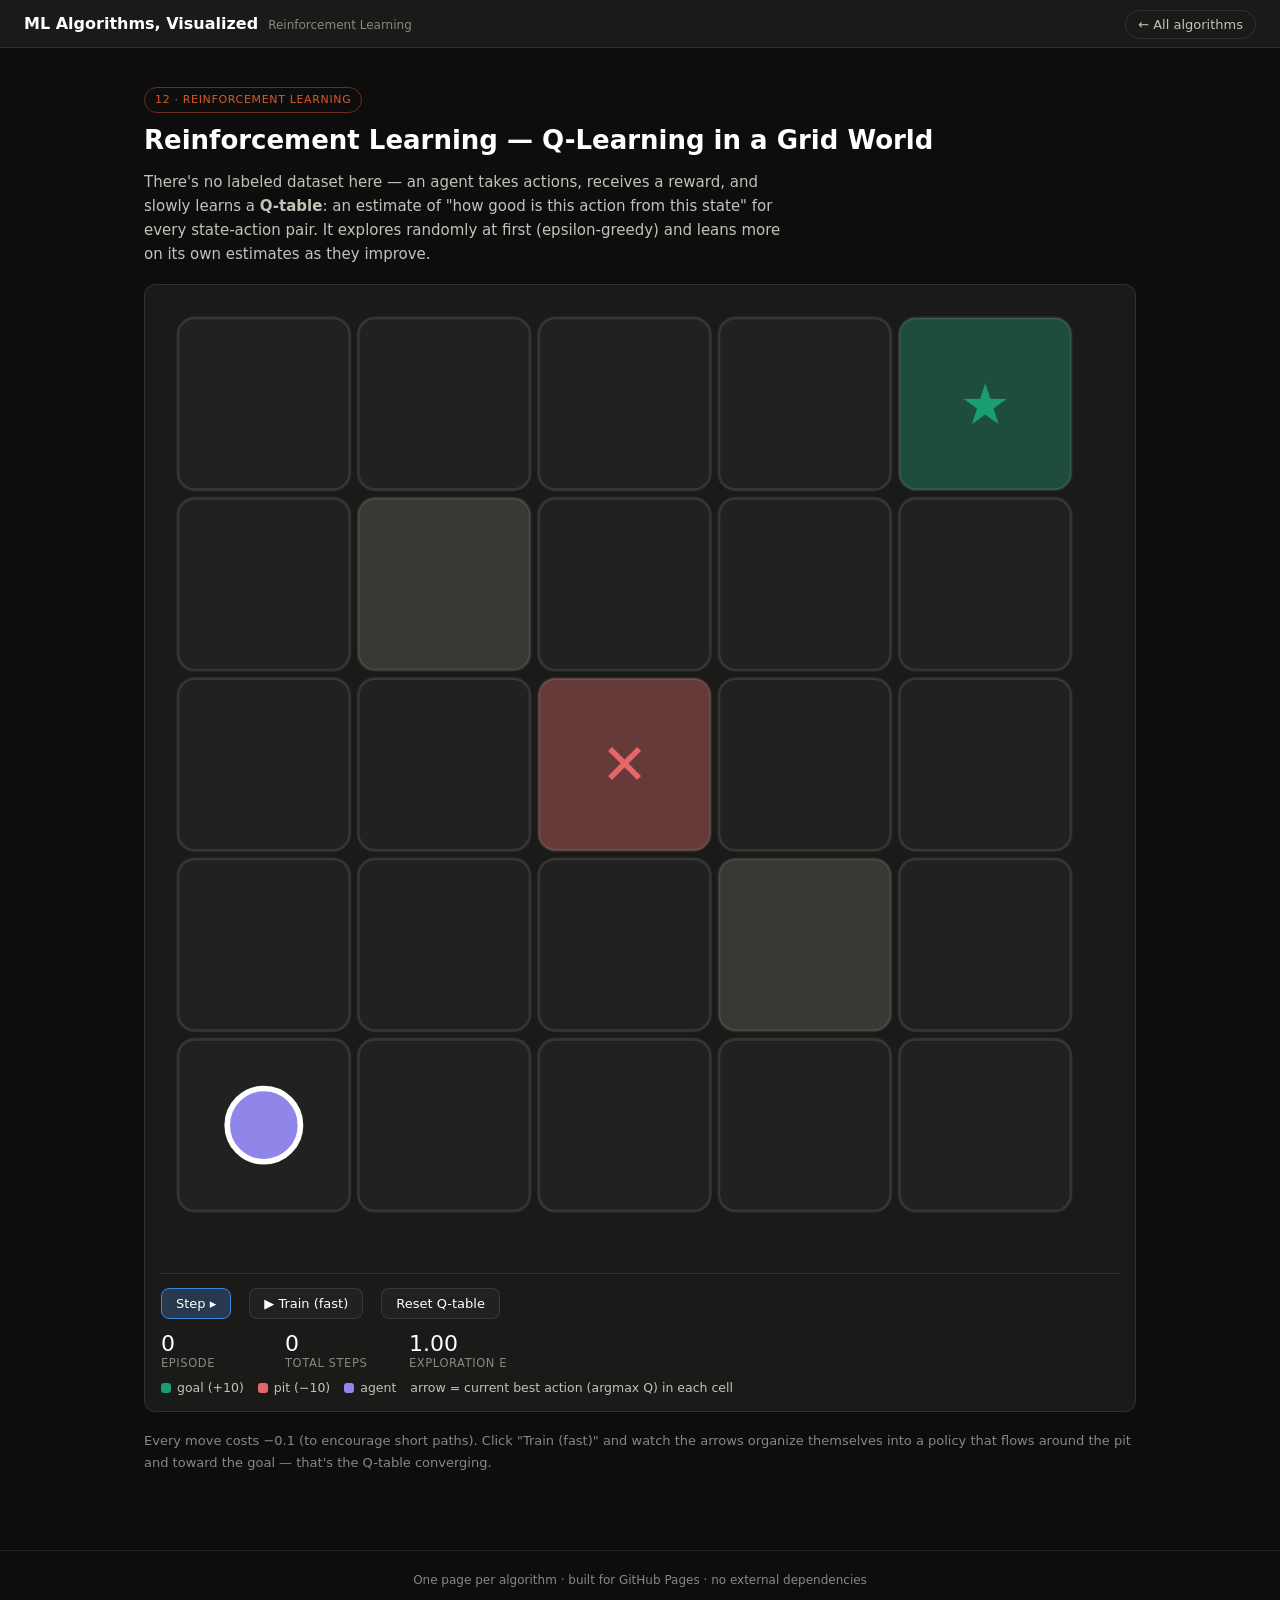
<file: reinforcement-learning.html>
<!DOCTYPE html>
<html lang="en">
<head>
<meta charset="UTF-8">
<meta name="viewport" content="width=device-width, initial-scale=1.0">
<title>Reinforcement Learning | ML Algorithms, Visualized</title>
<link rel="stylesheet" href="assets/style.css">
</head>
<body>
<main>
  <p class="tag rl">12 · Reinforcement Learning</p>
  <h1>Reinforcement Learning — Q-Learning in a Grid World</h1>
  <p class="lede">There's no labeled dataset here — an agent takes actions, receives a
  reward, and slowly learns a <strong>Q-table</strong>: an estimate of "how good is this
  action from this state" for every state-action pair. It explores randomly at first
  (epsilon-greedy) and leans more on its own estimates as they improve.</p>

  <div class="viz-wrap">
    <svg id="grid" viewBox="0 0 340 340" width="340" height="340"></svg>
    <div class="controls">
      <button class="btn primary" id="stepBtn">Step ▸</button>
      <button class="btn" id="playBtn">▶ Train (fast)</button>
      <button class="btn" id="resetBtn">Reset Q-table</button>
    </div>
    <div class="stat-row">
      <div class="stat"><div class="num" id="statEp">0</div><div class="lbl">episode</div></div>
      <div class="stat"><div class="num" id="statSteps">0</div><div class="lbl">total steps</div></div>
      <div class="stat"><div class="num" id="statEps">1.00</div><div class="lbl">exploration ε</div></div>
    </div>
    <div class="legend">
      <span class="item"><span class="swatch" style="background:var(--series-3)"></span>goal (+10)</span>
      <span class="item"><span class="swatch" style="background:var(--series-8)"></span>pit (−10)</span>
      <span class="item"><span class="swatch" style="background:var(--series-7)"></span>agent</span>
      <span class="item">arrow = current best action (argmax Q) in each cell</span>
    </div>
  </div>

  <p class="muted">Every move costs −0.1 (to encourage short paths). Click "Train
  (fast)" and watch the arrows organize themselves into a policy that flows around
  the pit and toward the goal — that's the Q-table converging.</p>
</main>

<script src="assets/main.js"></script>
<script>
(function () {
  var rand = MLViz.mulberry32(123);
  var SIZE = 5;
  var GOAL = { r: 0, c: 4 };
  var PIT = { r: 2, c: 2 };
  var WALLS = [{ r: 1, c: 1 }, { r: 3, c: 3 }];
  var START = { r: 4, c: 0 };

  function key(r, c) { return r + "," + c; }
  function isWall(r, c) { return WALLS.some(function (w) { return w.r === r && w.c === c; }); }
  function inBounds(r, c) { return r >= 0 && r < SIZE && c >= 0 && c < SIZE; }

  var actions = [[-1, 0], [1, 0], [0, -1], [0, 1]]; // up, down, left, right
  var actionArrow = ["↑", "↓", "←", "→"];

  var Q = {};
  function qGet(r, c, a) { return (Q[key(r, c)] || [0, 0, 0, 0])[a]; }
  function qRow(r, c) { return Q[key(r, c)] || [0, 0, 0, 0]; }
  function qSet(r, c, a, v) {
    if (!Q[key(r, c)]) Q[key(r, c)] = [0, 0, 0, 0];
    Q[key(r, c)][a] = v;
  }

  var agent = { r: START.r, c: START.c };
  var episode = 0, totalSteps = 0, epsilon = 1.0;
  var alpha = 0.35, gamma = 0.9;

  function reward(r, c) {
    if (r === GOAL.r && c === GOAL.c) return 10;
    if (r === PIT.r && c === PIT.c) return -10;
    return -0.1;
  }
  function isTerminal(r, c) { return (r === GOAL.r && c === GOAL.c) || (r === PIT.r && c === PIT.c); }

  function chooseAction(r, c) {
    if (rand() < epsilon) return Math.floor(rand() * 4);
    var qs = qRow(r, c);
    var best = 0;
    for (var a = 1; a < 4; a++) if (qs[a] > qs[best]) best = a;
    return best;
  }

  function stepOnce() {
    var a = chooseAction(agent.r, agent.c);
    var nr = agent.r + actions[a][0], nc = agent.c + actions[a][1];
    if (!inBounds(nr, nc) || isWall(nr, nc)) { nr = agent.r; nc = agent.c; }
    var rw = reward(nr, nc);
    var qsNext = qRow(nr, nc);
    var maxNext = Math.max.apply(null, qsNext);
    var old = qGet(agent.r, agent.c, a);
    qSet(agent.r, agent.c, a, old + alpha * (rw + gamma * maxNext - old));

    agent.r = nr; agent.c = nc;
    totalSteps++;

    if (isTerminal(agent.r, agent.c)) {
      episode++;
      epsilon = Math.max(0.05, epsilon * 0.96);
      agent.r = START.r; agent.c = START.c;
    }
  }

  var svg = document.getElementById("grid");
  var cs = 64, pad = 6;
  function cx(c) { return pad + c * cs; }
  function cy(r) { return pad + r * cs; }

  function render() {
    svg.innerHTML = "";
    for (var r = 0; r < SIZE; r++) {
      for (var c = 0; c < SIZE; c++) {
        var fill = "var(--surface-2)";
        if (r === GOAL.r && c === GOAL.c) fill = "color-mix(in srgb, var(--series-3) 35%, var(--surface-2))";
        else if (r === PIT.r && c === PIT.c) fill = "color-mix(in srgb, var(--series-8) 35%, var(--surface-2))";
        else if (isWall(r, c)) fill = "var(--baseline)";
        svg.appendChild(MLViz.svgEl("rect", { x: cx(c), y: cy(r), width: cs - 3, height: cs - 3, rx: 6, fill: fill, stroke: "var(--border)" }));

        if (!isWall(r, c) && !isTerminal(r, c)) {
          var qs = qRow(r, c);
          var maxQ = Math.max.apply(null, qs);
          if (maxQ !== 0) {
            var best = 0;
            for (var a = 1; a < 4; a++) if (qs[a] > qs[best]) best = a;
            var t = MLViz.svgEl("text", {
              x: cx(c) + (cs - 3) / 2, y: cy(r) + (cs - 3) / 2 + 8, "text-anchor": "middle",
              "font-size": 22, fill: "var(--text-secondary)", opacity: Math.min(1, 0.35 + Math.abs(maxQ) / 10)
            });
            t.textContent = actionArrow[best];
            svg.appendChild(t);
          }
        }
        if (r === GOAL.r && c === GOAL.c) {
          var gt = MLViz.svgEl("text", { x: cx(c) + (cs - 3) / 2, y: cy(r) + (cs - 3) / 2 + 7, "text-anchor": "middle", "font-size": 20, fill: "var(--series-3)" });
          gt.textContent = "★"; svg.appendChild(gt);
        }
        if (r === PIT.r && c === PIT.c) {
          var pt = MLViz.svgEl("text", { x: cx(c) + (cs - 3) / 2, y: cy(r) + (cs - 3) / 2 + 7, "text-anchor": "middle", "font-size": 20, fill: "var(--series-8)" });
          pt.textContent = "✕"; svg.appendChild(pt);
        }
      }
    }
    svg.appendChild(MLViz.svgEl("circle", { cx: cx(agent.c) + (cs - 3) / 2, cy: cy(agent.r) + (cs - 3) / 2, r: 13, fill: "var(--series-7)", stroke: "#fff", "stroke-width": 2 }));

    document.getElementById("statEp").textContent = episode;
    document.getElementById("statSteps").textContent = totalSteps;
    document.getElementById("statEps").textContent = epsilon.toFixed(2);
  }

  var playing = false, timer = null;
  document.getElementById("stepBtn").addEventListener("click", function () { stepOnce(); render(); });
  document.getElementById("resetBtn").addEventListener("click", function () {
    Q = {}; episode = 0; totalSteps = 0; epsilon = 1.0;
    agent.r = START.r; agent.c = START.c; render();
  });
  document.getElementById("playBtn").addEventListener("click", function (e) {
    playing = !playing;
    e.target.textContent = playing ? "⏸ Pause" : "▶ Train (fast)";
    if (playing) {
      timer = setInterval(function () {
        for (var i = 0; i < 8; i++) stepOnce();
        render();
      }, 60);
    } else clearInterval(timer);
  });

  render();
})();
</script>
</body>
</html>
</file>
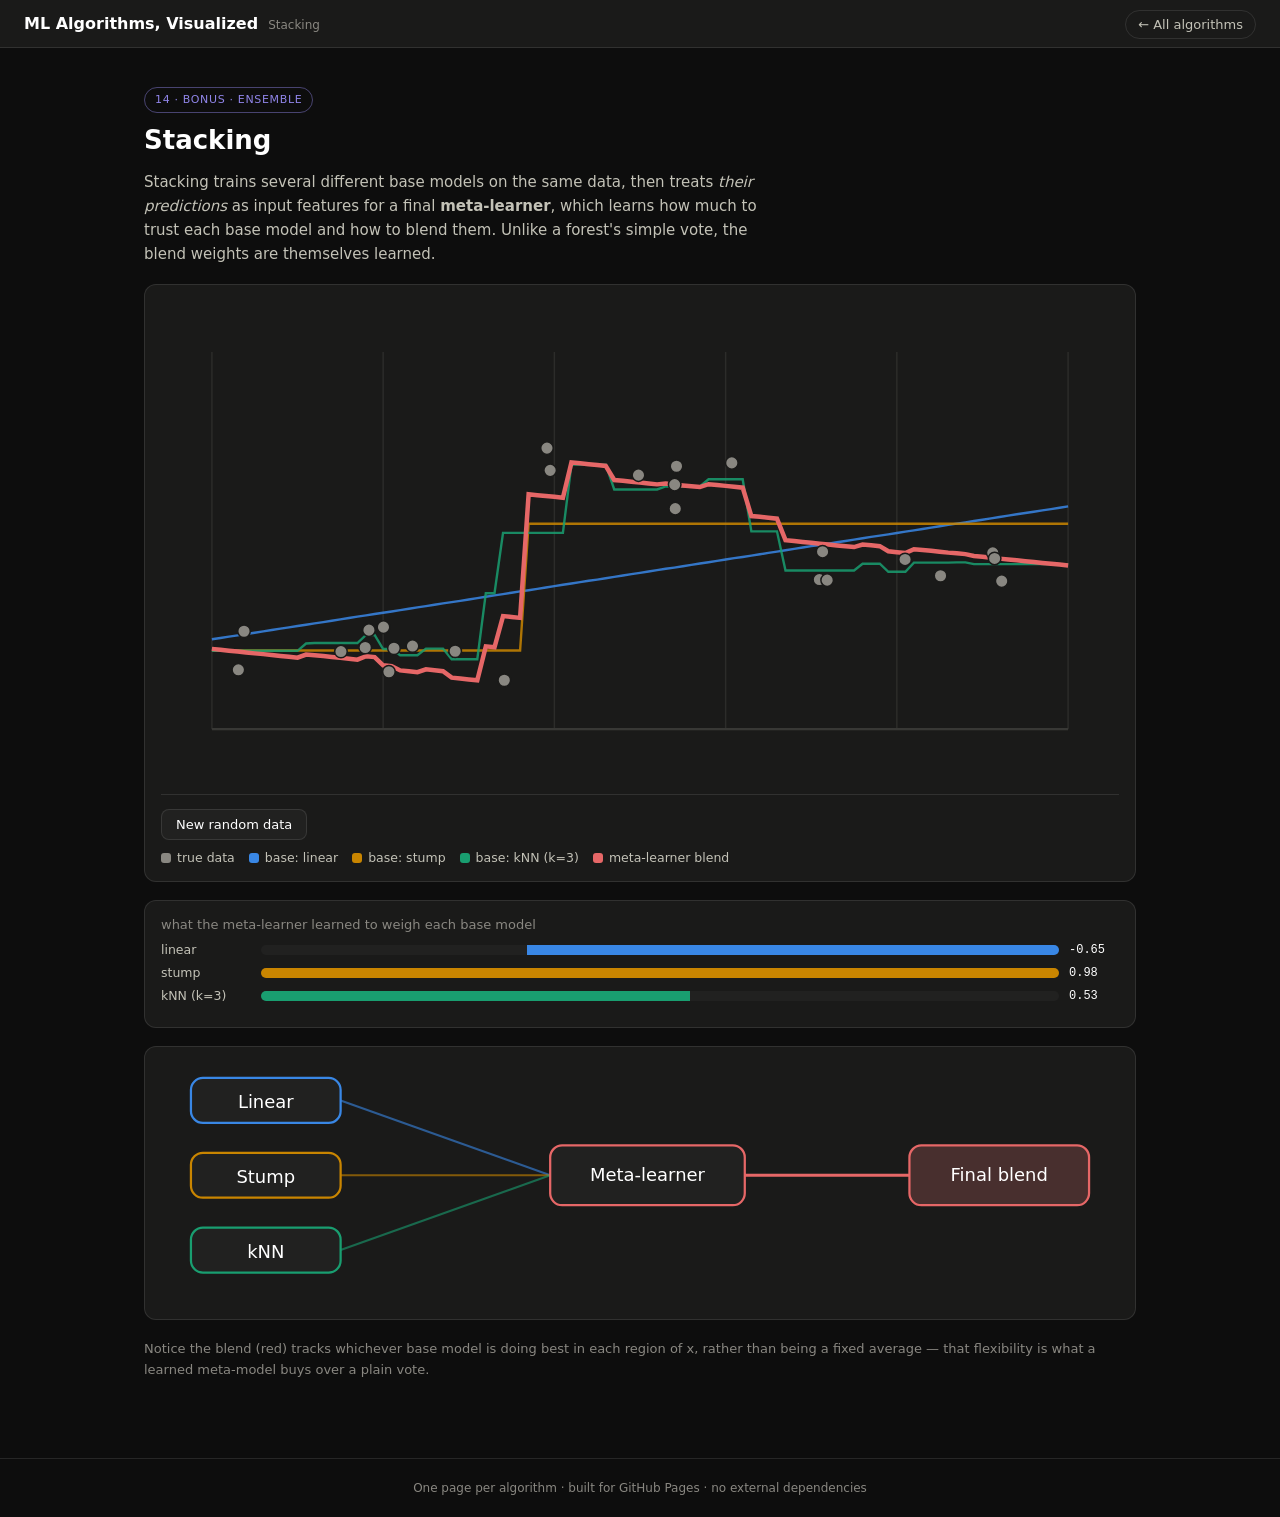
<file: stacking.html>
<!DOCTYPE html>
<html lang="en">
<head>
<meta charset="UTF-8">
<meta name="viewport" content="width=device-width, initial-scale=1.0">
<title>Stacking | ML Algorithms, Visualized</title>
<link rel="stylesheet" href="assets/style.css">
</head>
<body>
<main>
  <p class="tag ensemble">14 · Bonus · Ensemble</p>
  <h1>Stacking</h1>
  <p class="lede">Stacking trains several different base models on the same data,
  then treats <em>their predictions</em> as input features for a final
  <strong>meta-learner</strong>, which learns how much to trust each base model and how
  to blend them. Unlike a forest's simple vote, the blend weights are themselves
  learned.</p>

  <div class="viz-wrap">
    <svg id="chart" viewBox="0 0 640 320" width="640" height="320"></svg>
    <div class="controls">
      <button class="btn" id="resetBtn">New random data</button>
    </div>
    <div class="legend">
      <span class="item"><span class="swatch" style="background:var(--text-muted)"></span>true data</span>
      <span class="item"><span class="swatch" style="background:var(--series-1)"></span>base: linear</span>
      <span class="item"><span class="swatch" style="background:var(--series-4)"></span>base: stump</span>
      <span class="item"><span class="swatch" style="background:var(--series-3)"></span>base: kNN (k=3)</span>
      <span class="item"><span class="swatch" style="background:var(--series-8)"></span>meta-learner blend</span>
    </div>
  </div>

  <div class="viz-wrap">
    <div class="muted" style="margin-bottom:10px;">what the meta-learner learned to weigh each base model</div>
    <div id="weightBars"></div>
  </div>

  <div class="viz-wrap">
    <svg id="diagram" viewBox="0 0 640 160" width="640" height="160"></svg>
  </div>

  <p class="muted">Notice the blend (red) tracks whichever base model is doing best
  in each region of x, rather than being a fixed average — that flexibility is what
  a learned meta-model buys over a plain vote.</p>
</main>

<script src="assets/main.js"></script>
<script>
(function () {
  var rand = MLViz.mulberry32(41);
  var data = [];
  function target(x) { return x < 3.5 ? 2 : (x < 7 ? 6.5 : 3.5) + Math.sin(x) * 0.6; }

  function makeData() {
    data = [];
    for (var i = 0; i < 26; i++) {
      var x = rand() * 10;
      data.push({ x: x, y: target(x) + MLViz.gaussian(rand) * 0.4 });
    }
    data.sort(function (a, b) { return a.x - b.x; });
  }

  // --- base model A: linear regression ---
  function fitLinear() {
    var n = data.length, mx = 0, my = 0;
    data.forEach(function (p) { mx += p.x; my += p.y; }); mx /= n; my /= n;
    var num = 0, den = 0;
    data.forEach(function (p) { num += (p.x - mx) * (p.y - my); den += (p.x - mx) * (p.x - mx); });
    var w = den === 0 ? 0 : num / den, b = my - w * mx;
    return function (x) { return w * x + b; };
  }

  // --- base model B: decision stump (regression) ---
  function fitStump() {
    var best = null;
    var xs = data.map(function (p) { return p.x; }).sort(function (a, b) { return a - b; });
    for (var i = 1; i < xs.length; i++) {
      var t = (xs[i - 1] + xs[i]) / 2;
      var left = data.filter(function (p) { return p.x <= t; });
      var right = data.filter(function (p) { return p.x > t; });
      if (!left.length || !right.length) continue;
      var lv = left.reduce(function (s, p) { return s + p.y; }, 0) / left.length;
      var rv = right.reduce(function (s, p) { return s + p.y; }, 0) / right.length;
      var sse = 0;
      left.forEach(function (p) { sse += (p.y - lv) * (p.y - lv); });
      right.forEach(function (p) { sse += (p.y - rv) * (p.y - rv); });
      if (!best || sse < best.sse) best = { t: t, lv: lv, rv: rv, sse: sse };
    }
    return function (x) { return x <= best.t ? best.lv : best.rv; };
  }

  // --- base model C: kNN regression ---
  function fitKnn(k) {
    return function (x) {
      var sorted = data.slice().sort(function (a, b) { return Math.abs(a.x - x) - Math.abs(b.x - x); });
      var top = sorted.slice(0, k);
      return top.reduce(function (s, p) { return s + p.y; }, 0) / top.length;
    };
  }

  // --- meta-learner: multiple linear regression via gradient descent ---
  function fitMeta(baseFns) {
    var feats = data.map(function (p) { return baseFns.map(function (f) { return f(p.x); }); });
    var w = [0, 0, 0], b = 0, lr = 0.02;
    for (var epoch = 0; epoch < 600; epoch++) {
      var gW = [0, 0, 0], gB = 0;
      for (var i = 0; i < data.length; i++) {
        var pred = b;
        for (var j = 0; j < 3; j++) pred += w[j] * feats[i][j];
        var err = pred - data[i].y;
        for (var j2 = 0; j2 < 3; j2++) gW[j2] += err * feats[i][j2];
        gB += err;
      }
      for (var j3 = 0; j3 < 3; j3++) w[j3] -= lr * gW[j3] / data.length;
      b -= lr * gB / data.length;
    }
    return { w: w, b: b };
  }

  var svg = document.getElementById("chart");
  var W = 640, H = 320, PAD = 34;
  var yDomain = [0, 9];
  function sx(x) { return PAD + x / 10 * (W - PAD * 2); }
  function sy(y) { return H - PAD - (y - yDomain[0]) / (yDomain[1] - yDomain[0]) * (H - PAD * 2); }

  function curvePath(fn) {
    var d = "";
    for (var i = 0; i <= 100; i++) {
      var x = i / 10;
      d += (i === 0 ? "M" : "L") + sx(x).toFixed(1) + "," + sy(fn(x)).toFixed(1) + " ";
    }
    return d;
  }

  function render() {
    var linear = fitLinear(), stump = fitStump(), knn = fitKnn(3);
    var meta = fitMeta([linear, stump, knn]);
    function blend(x) { return meta.b + meta.w[0] * linear(x) + meta.w[1] * stump(x) + meta.w[2] * knn(x); }

    svg.innerHTML = "";
    for (var g = 0; g <= 10; g += 2) svg.appendChild(MLViz.svgEl("line", { x1: sx(g), y1: sy(yDomain[0]), x2: sx(g), y2: sy(yDomain[1]), stroke: "var(--grid)", "stroke-width": 1 }));
    svg.appendChild(MLViz.svgEl("line", { x1: sx(0), y1: sy(yDomain[0]), x2: sx(10), y2: sy(yDomain[0]), stroke: "var(--baseline)", "stroke-width": 1.4 }));

    svg.appendChild(MLViz.svgEl("path", { d: curvePath(linear), fill: "none", stroke: "var(--series-1)", "stroke-width": 1.6, opacity: 0.85 }));
    svg.appendChild(MLViz.svgEl("path", { d: curvePath(stump), fill: "none", stroke: "var(--series-4)", "stroke-width": 1.6, opacity: 0.85 }));
    svg.appendChild(MLViz.svgEl("path", { d: curvePath(knn), fill: "none", stroke: "var(--series-3)", "stroke-width": 1.6, opacity: 0.85 }));
    svg.appendChild(MLViz.svgEl("path", { d: curvePath(blend), fill: "none", stroke: "var(--series-8)", "stroke-width": 3 }));

    data.forEach(function (p) {
      svg.appendChild(MLViz.svgEl("circle", { cx: sx(p.x), cy: sy(p.y), r: 4.2, fill: "var(--text-muted)", stroke: "var(--surface-1)", "stroke-width": 1 }));
    });

    renderWeights(meta);
    renderDiagram(meta);
  }

  function renderWeights(meta) {
    var wrap = document.getElementById("weightBars");
    wrap.innerHTML = "";
    var names = ["linear", "stump", "kNN (k=3)"];
    var colors = ["var(--series-1)", "var(--series-4)", "var(--series-3)"];
    var maxAbs = Math.max(0.2, Math.max.apply(null, meta.w.map(Math.abs)));
    meta.w.forEach(function (w, i) {
      var row = document.createElement("div");
      row.style.display = "flex"; row.style.alignItems = "center"; row.style.gap = "10px"; row.style.marginBottom = "8px";
      var label = document.createElement("div");
      label.style.width = "90px"; label.style.fontSize = "12.5px"; label.style.color = "var(--text-secondary)";
      label.textContent = names[i];
      var track = document.createElement("div");
      track.style.flex = "1"; track.style.height = "10px"; track.style.background = "var(--surface-2)"; track.style.borderRadius = "6px"; track.style.position = "relative"; track.style.overflow = "hidden";
      var fill = document.createElement("div");
      var pct = Math.abs(w) / maxAbs * 100;
      fill.style.height = "100%"; fill.style.width = pct + "%"; fill.style.background = colors[i];
      fill.style.marginLeft = w < 0 ? "auto" : "0";
      track.appendChild(fill);
      var val = document.createElement("div");
      val.className = "mono"; val.style.width = "50px"; val.style.fontSize = "12px"; val.style.color = "var(--text-primary)";
      val.textContent = w.toFixed(2);
      row.appendChild(label); row.appendChild(track); row.appendChild(val);
      wrap.appendChild(row);
    });
  }

  function renderDiagram(meta) {
    var svgD = document.getElementById("diagram");
    svgD.innerHTML = "";
    var bases = [{ name: "Linear", y: 25, color: "var(--series-1)" }, { name: "Stump", y: 75, color: "var(--series-4)" }, { name: "kNN", y: 125, color: "var(--series-3)" }];
    bases.forEach(function (b) {
      svgD.appendChild(MLViz.svgEl("rect", { x: 20, y: b.y - 15, width: 100, height: 30, rx: 8, fill: "var(--surface-2)", stroke: b.color, "stroke-width": 1.5 }));
      var t = MLViz.svgEl("text", { x: 70, y: b.y + 5, "text-anchor": "middle", "font-size": 12, fill: "var(--text-primary)" });
      t.textContent = b.name; svgD.appendChild(t);
      svgD.appendChild(MLViz.svgEl("line", { x1: 120, y1: b.y, x2: 260, y2: 75, stroke: b.color, "stroke-width": 1.4, opacity: 0.6 }));
    });
    svgD.appendChild(MLViz.svgEl("rect", { x: 260, y: 55, width: 130, height: 40, rx: 8, fill: "var(--surface-2)", stroke: "var(--series-8)", "stroke-width": 1.5 }));
    var mt = MLViz.svgEl("text", { x: 325, y: 79, "text-anchor": "middle", "font-size": 12, fill: "var(--text-primary)" });
    mt.textContent = "Meta-learner"; svgD.appendChild(mt);
    svgD.appendChild(MLViz.svgEl("line", { x1: 390, y1: 75, x2: 500, y2: 75, stroke: "var(--series-8)", "stroke-width": 2 }));
    svgD.appendChild(MLViz.svgEl("rect", { x: 500, y: 55, width: 120, height: 40, rx: 8, fill: "color-mix(in srgb, var(--series-8) 20%, var(--surface-2))", stroke: "var(--series-8)", "stroke-width": 1.5 }));
    var ft = MLViz.svgEl("text", { x: 560, y: 79, "text-anchor": "middle", "font-size": 12, fill: "var(--text-primary)" });
    ft.textContent = "Final blend"; svgD.appendChild(ft);
  }

  document.getElementById("resetBtn").addEventListener("click", function () { makeData(); render(); });

  makeData();
  render();
})();
</script>
</body>
</html>
</file>
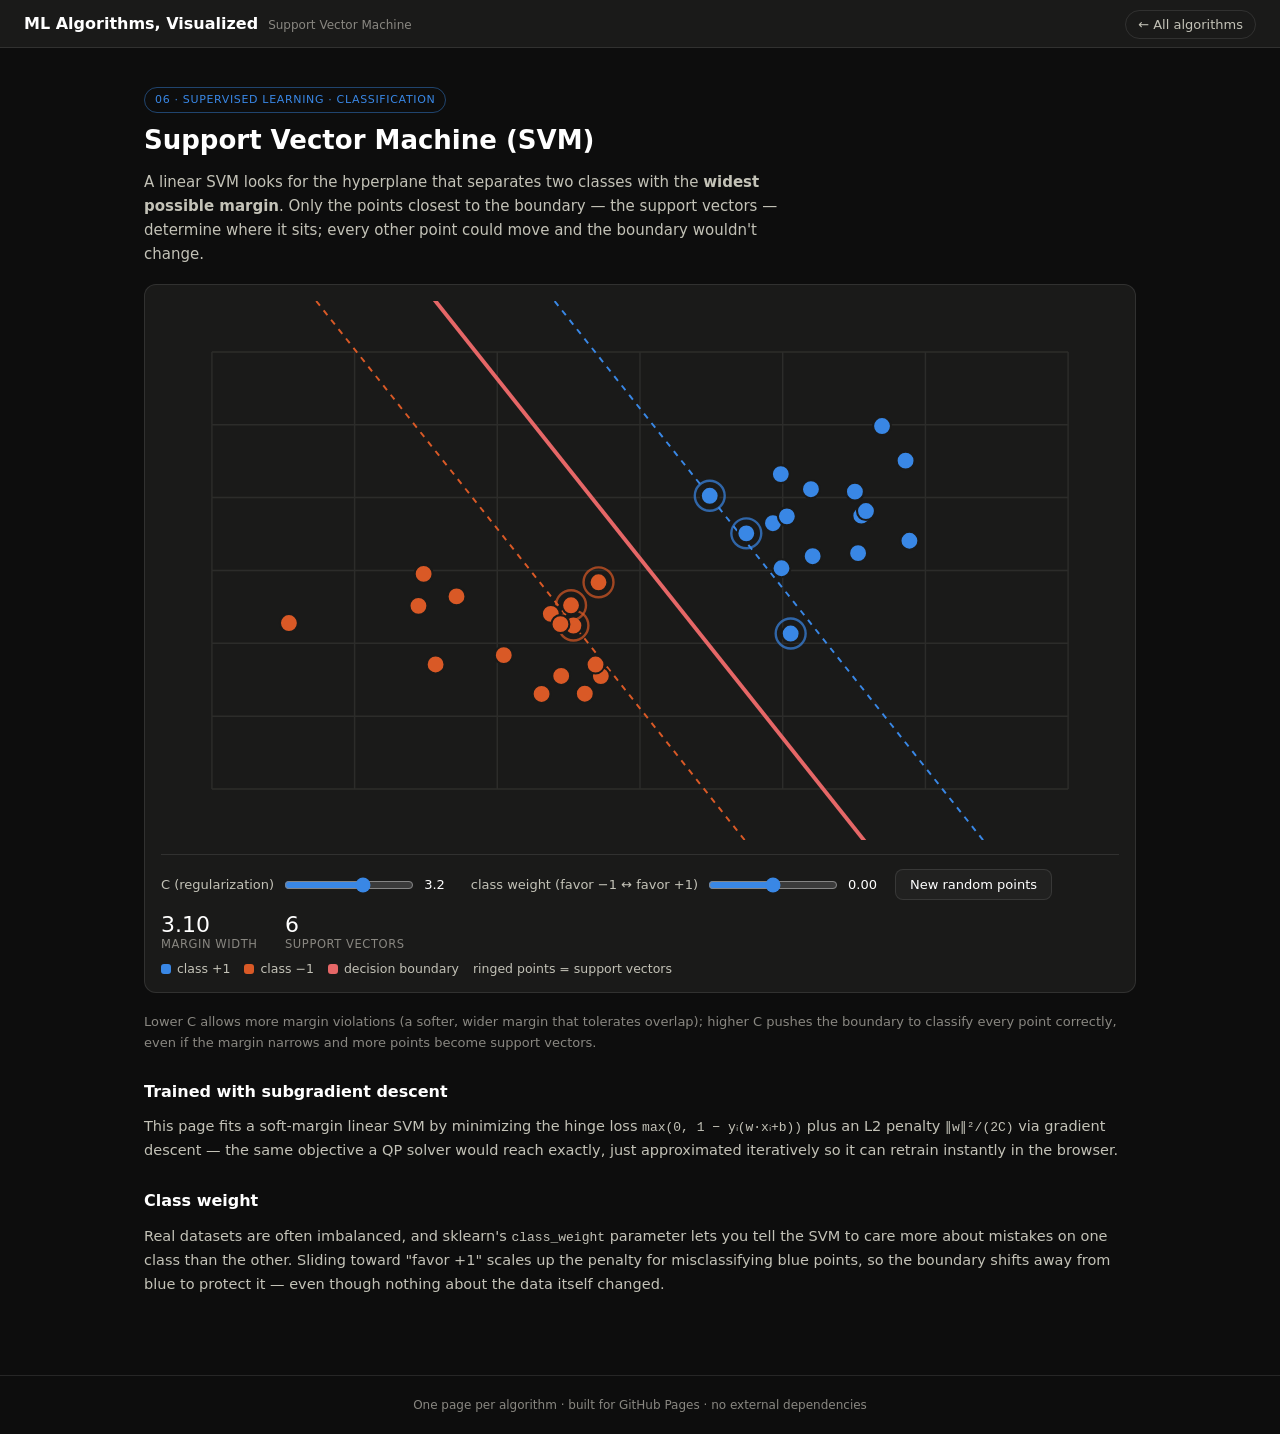
<file: svm.html>
<!DOCTYPE html>
<html lang="en">
<head>
<meta charset="UTF-8">
<meta name="viewport" content="width=device-width, initial-scale=1.0">
<title>Support Vector Machine | ML Algorithms, Visualized</title>
<link rel="stylesheet" href="assets/style.css">
</head>
<body>
<main>
  <p class="tag supervised">06 · Supervised Learning · Classification</p>
  <h1>Support Vector Machine (SVM)</h1>
  <p class="lede">A linear SVM looks for the hyperplane that separates two classes with
  the <strong>widest possible margin</strong>. Only the points closest to the boundary —
  the support vectors — determine where it sits; every other point could move
  and the boundary wouldn't change.</p>

  <div class="viz-wrap">
    <svg id="chart" viewBox="0 0 640 360" width="640" height="360"></svg>
    <div class="controls">
      <div class="control">
        <label for="cslider">C (regularization)</label>
        <input type="range" id="cslider" min="-2" max="2" step="0.1" value="0.5">
        <output id="cVal">3.2</output>
      </div>
      <div class="control">
        <label for="classWeight">class weight (favor −1 ↔ favor +1)</label>
        <input type="range" id="classWeight" min="-0.8" max="0.8" step="0.05" value="0">
        <output id="classWeightVal">0.00</output>
      </div>
      <button class="btn" id="resetBtn">New random points</button>
    </div>
    <div class="stat-row">
      <div class="stat"><div class="num" id="statMargin">–</div><div class="lbl">margin width</div></div>
      <div class="stat"><div class="num" id="statSV">–</div><div class="lbl">support vectors</div></div>
    </div>
    <div class="legend">
      <span class="item"><span class="swatch" style="background:var(--series-1)"></span>class +1</span>
      <span class="item"><span class="swatch" style="background:var(--series-2)"></span>class −1</span>
      <span class="item"><span class="swatch" style="background:var(--series-8)"></span>decision boundary</span>
      <span class="item">ringed points = support vectors</span>
    </div>
  </div>

  <p class="muted">Lower C allows more margin violations (a softer, wider margin that
  tolerates overlap); higher C pushes the boundary to classify every point correctly,
  even if the margin narrows and more points become support vectors.</p>

  <h2>Trained with subgradient descent</h2>
  <p>This page fits a soft-margin linear SVM by minimizing the hinge loss
  <code>max(0, 1 − yᵢ(w·xᵢ+b))</code> plus an L2 penalty <code>‖w‖²/(2C)</code>
  via gradient descent — the same objective a QP solver would reach exactly, just
  approximated iteratively so it can retrain instantly in the browser.</p>

  <h2>Class weight</h2>
  <p>Real datasets are often imbalanced, and sklearn's <code>class_weight</code>
  parameter lets you tell the SVM to care more about mistakes on one class than the
  other. Sliding toward "favor +1" scales up the penalty for misclassifying blue
  points, so the boundary shifts away from blue to protect it — even though nothing
  about the data itself changed.</p>
</main>

<script src="assets/main.js"></script>
<script>
(function () {
  var rand = MLViz.mulberry32(55);
  var W = 640, H = 360, PAD = 34;
  var svg = document.getElementById("chart");
  var DOMAIN = [-6, 6];

  function sx(x) { return PAD + (x - DOMAIN[0]) / (DOMAIN[1] - DOMAIN[0]) * (W - PAD * 2); }
  function sy(y) { return H - PAD - (y - DOMAIN[0]) / (DOMAIN[1] - DOMAIN[0]) * (H - PAD * 2); }

  var points = [];
  function makePoints() {
    points = [];
    for (var i = 0; i < 16; i++) {
      points.push({ x: -2 + MLViz.gaussian(rand) * 1.4, y: -1.5 + MLViz.gaussian(rand) * 1.4, cls: -1 });
    }
    for (var j = 0; j < 16; j++) {
      points.push({ x: 2 + MLViz.gaussian(rand) * 1.4, y: 1.5 + MLViz.gaussian(rand) * 1.4, cls: 1 });
    }
  }

  function trainSVM(C, classWeight) {
    classWeight = classWeight || 0;
    var wPos = Math.max(0.15, 1 + classWeight), wNeg = Math.max(0.15, 1 - classWeight);
    var lambda = 1 / C;
    var w = [0, 0], b = 0;
    var lr = 0.02;
    for (var epoch = 0; epoch < 400; epoch++) {
      points.forEach(function (p) {
        var cw = p.cls === 1 ? wPos : wNeg;
        var margin = p.cls * (w[0] * p.x + w[1] * p.y + b);
        if (margin < 1) {
          w[0] += lr * (cw * p.cls * p.x - lambda * w[0]);
          w[1] += lr * (cw * p.cls * p.y - lambda * w[1]);
          b += lr * cw * p.cls;
        } else {
          w[0] += lr * (-lambda * w[0]);
          w[1] += lr * (-lambda * w[1]);
        }
      });
    }
    return { w: w, b: b };
  }

  function render() {
    var Cexp = parseFloat(document.getElementById("cslider").value);
    var C = Math.pow(10, Cexp);
    document.getElementById("cVal").textContent = C.toFixed(1);

    var classWeight = parseFloat(document.getElementById("classWeight").value);
    document.getElementById("classWeightVal").textContent = classWeight.toFixed(2);
    var model = trainSVM(C, classWeight);
    var w = model.w, b = model.b;
    var wNorm = Math.hypot(w[0], w[1]) || 1e-6;

    svg.innerHTML = "";
    var grid = MLViz.svgEl("g", {});
    for (var g = DOMAIN[0]; g <= DOMAIN[1]; g += 2) {
      grid.appendChild(MLViz.svgEl("line", { x1: sx(g), y1: sy(DOMAIN[0]), x2: sx(g), y2: sy(DOMAIN[1]), stroke: "var(--grid)", "stroke-width": 1 }));
      grid.appendChild(MLViz.svgEl("line", { x1: sx(DOMAIN[0]), y1: sy(g), x2: sx(DOMAIN[1]), y2: sy(g), stroke: "var(--grid)", "stroke-width": 1 }));
    }
    svg.appendChild(grid);

    // lines defined by w[0]*x + w[1]*y + b = c  =>  y = (c - b - w[0]*x) / w[1]
    function lineY(x, c) { return (c - b - w[0] * x) / (w[1] || 1e-6); }
    function drawLine(c, color, width, dash) {
      var y0 = lineY(DOMAIN[0], c), y1 = lineY(DOMAIN[1], c);
      svg.appendChild(MLViz.svgEl("line", {
        x1: sx(DOMAIN[0]), y1: sy(y0), x2: sx(DOMAIN[1]), y2: sy(y1),
        stroke: color, "stroke-width": width, "stroke-dasharray": dash || "none"
      }));
    }
    drawLine(1, "var(--series-1)", 1.3, "4,4");
    drawLine(-1, "var(--series-2)", 1.3, "4,4");
    drawLine(0, "var(--series-8)", 2.6);

    var svCount = 0;
    points.forEach(function (p) {
      var margin = p.cls * (w[0] * p.x + w[1] * p.y + b);
      var isSV = margin <= 1.08;
      if (isSV) svCount++;
      var color = p.cls === 1 ? "var(--series-1)" : "var(--series-2)";
      if (isSV) {
        svg.appendChild(MLViz.svgEl("circle", { cx: sx(p.x), cy: sy(p.y), r: 10, fill: "none", stroke: color, "stroke-width": 1.6, opacity: 0.7 }));
      }
      svg.appendChild(MLViz.svgEl("circle", { cx: sx(p.x), cy: sy(p.y), r: 6, fill: color, stroke: "var(--surface-1)", "stroke-width": 1.4 }));
    });

    document.getElementById("statMargin").textContent = (2 / wNorm).toFixed(2);
    document.getElementById("statSV").textContent = svCount;
  }

  document.getElementById("cslider").addEventListener("input", render);
  document.getElementById("classWeight").addEventListener("input", render);
  document.getElementById("resetBtn").addEventListener("click", function () { makePoints(); render(); });

  makePoints();
  render();
})();
</script>
</body>
</html>
</file>
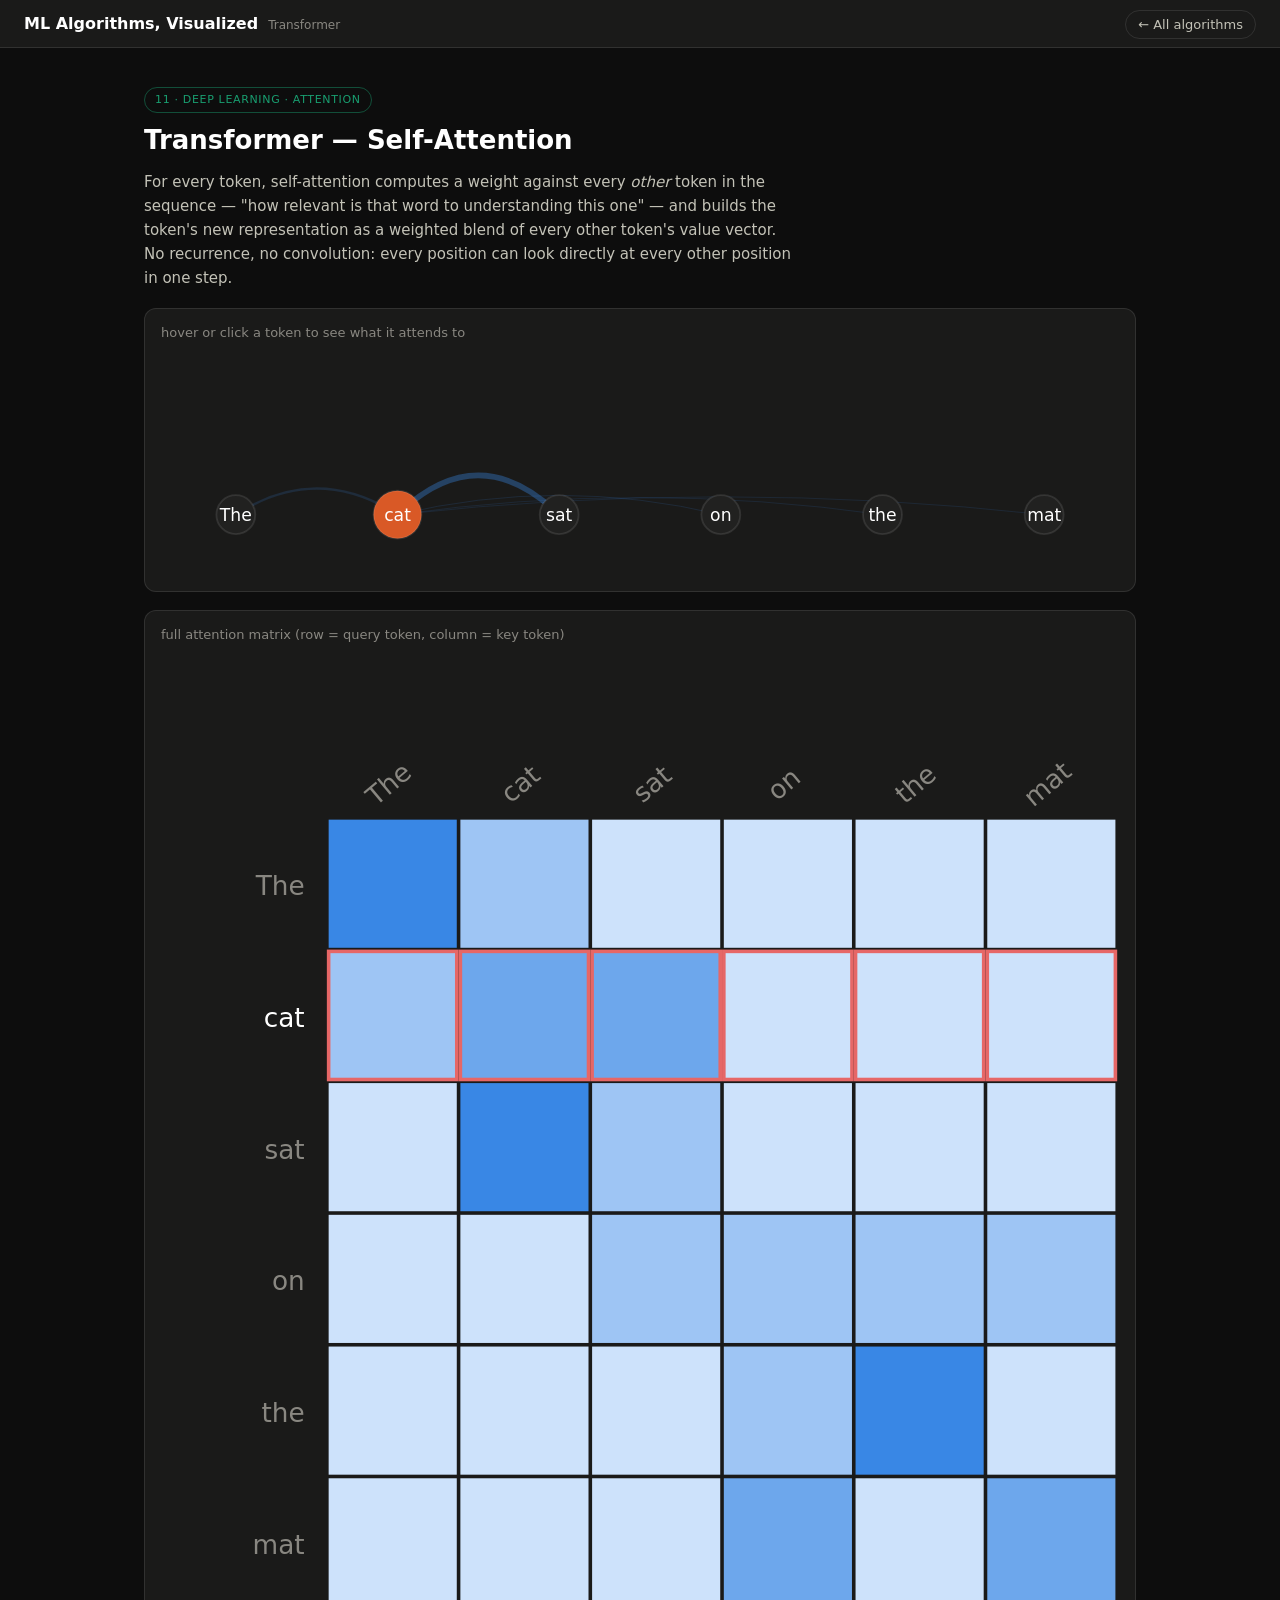
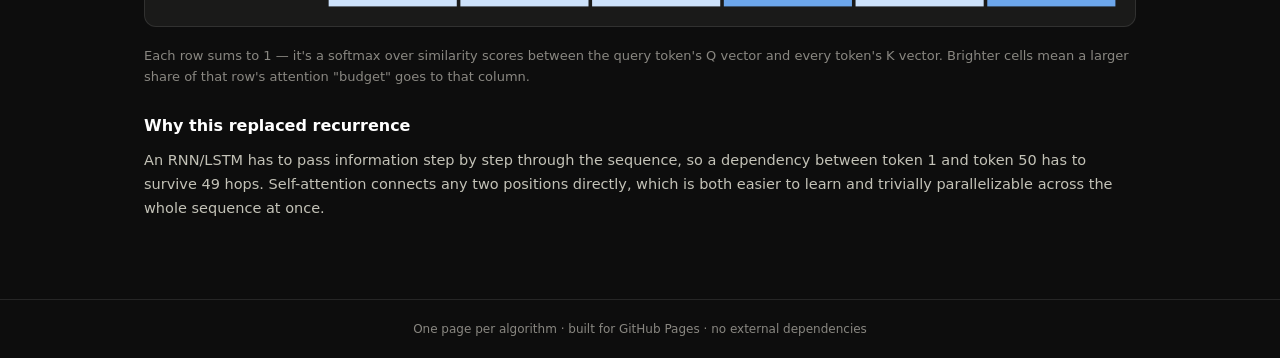
<file: transformer.html>
<!DOCTYPE html>
<html lang="en">
<head>
<meta charset="UTF-8">
<meta name="viewport" content="width=device-width, initial-scale=1.0">
<title>Transformer | ML Algorithms, Visualized</title>
<link rel="stylesheet" href="assets/style.css">
</head>
<body>
<main>
  <p class="tag deep">11 · Deep Learning · Attention</p>
  <h1>Transformer — Self-Attention</h1>
  <p class="lede">For every token, self-attention computes a weight against every
  <em>other</em> token in the sequence — "how relevant is that word to understanding
  this one" — and builds the token's new representation as a weighted blend of every
  other token's value vector. No recurrence, no convolution: every position can look
  directly at every other position in one step.</p>

  <div class="viz-wrap">
    <div class="muted" style="margin-bottom:10px;">hover or click a token to see what it attends to</div>
    <svg id="arcs" viewBox="0 0 640 150" width="640" height="150"></svg>
  </div>

  <div class="viz-wrap">
    <div class="muted" style="margin-bottom:10px;">full attention matrix (row = query token, column = key token)</div>
    <svg id="heatmap" viewBox="0 0 400 400" width="400" height="400"></svg>
  </div>

  <p class="muted">Each row sums to 1 — it's a softmax over similarity scores between
  the query token's Q vector and every token's K vector. Brighter cells mean a
  larger share of that row's attention "budget" goes to that column.</p>

  <h2>Why this replaced recurrence</h2>
  <p>An RNN/LSTM has to pass information step by step through the sequence, so a
  dependency between token 1 and token 50 has to survive 49 hops. Self-attention
  connects any two positions directly, which is both easier to learn and trivially
  parallelizable across the whole sequence at once.</p>
</main>

<script src="assets/main.js"></script>
<script>
(function () {
  var rand = MLViz.mulberry32(99);
  var tokens = ["The", "cat", "sat", "on", "the", "mat"];
  var n = tokens.length, dim = 4;

  function randVec() { var v = []; for (var i = 0; i < dim; i++) v.push(rand() * 2 - 1); return v; }
  var Q = [], K = [];
  for (var i = 0; i < n; i++) { Q.push(randVec()); K.push(randVec()); }

  // nudge some scores so nearby / related tokens attend more (for a legible demo)
  function bonus(i, j) {
    var dist = Math.abs(i - j);
    var b = -dist * 0.35;
    if ((tokens[i] === "cat" && tokens[j] === "sat") || (tokens[i] === "sat" && tokens[j] === "cat")) b += 1.6;
    if ((tokens[i] === "mat" && tokens[j] === "on") || (tokens[i] === "on" && tokens[j] === "mat")) b += 1.2;
    if (i === j) b += 0.6;
    return b;
  }

  function dot(a, b) { var s = 0; for (var i = 0; i < a.length; i++) s += a[i] * b[i]; return s; }

  var attn = [];
  for (var qi = 0; qi < n; qi++) {
    var scores = [];
    for (var ki = 0; ki < n; ki++) scores.push(dot(Q[qi], K[ki]) / Math.sqrt(dim) + bonus(qi, ki));
    var mx = Math.max.apply(null, scores);
    var exps = scores.map(function (s) { return Math.exp(s - mx); });
    var sum = exps.reduce(function (a, b) { return a + b; }, 0);
    attn.push(exps.map(function (e) { return e / sum; }));
  }

  var arcsSvg = document.getElementById("arcs");
  var heatSvg = document.getElementById("heatmap");
  var selected = 1;

  function seqX(i) { return 50 + i * (540 / (n - 1)); }

  function renderArcs() {
    arcsSvg.innerHTML = "";
    var y = 110;
    for (var i = 0; i < n; i++) {
      var w = attn[selected][i];
      if (i === selected) continue;
      var x0 = seqX(selected), x1 = seqX(i);
      var mx = (x0 + x1) / 2;
      var d = "M" + x0 + "," + y + " Q" + mx + "," + (y - 20 - w * 90) + " " + x1 + "," + y;
      arcsSvg.appendChild(MLViz.svgEl("path", {
        d: d, fill: "none", stroke: "var(--series-1)", "stroke-width": Math.max(0.6, w * 10), opacity: Math.max(0.15, w)
      }));
    }
    for (var j = 0; j < n; j++) {
      var isSel = j === selected;
      var g = MLViz.svgEl("g", { style: "cursor:pointer" });
      g.appendChild(MLViz.svgEl("circle", { cx: seqX(j), cy: y, r: isSel ? 16 : 13, fill: isSel ? "var(--series-2)" : "var(--surface-2)", stroke: "var(--border)", "stroke-width": 1.2 }));
      var t = MLViz.svgEl("text", { x: seqX(j), y: y + 4, "text-anchor": "middle", "font-size": 11.5, fill: isSel ? "#fff" : "var(--text-primary)" });
      t.textContent = tokens[j];
      g.appendChild(t);
      g.addEventListener("click", function (idx) { return function () { selected = idx; renderArcs(); renderHeatmap(); }; }(j));
      g.addEventListener("mouseenter", function (idx) { return function () { selected = idx; renderArcs(); renderHeatmap(); }; }(j));
      arcsSvg.appendChild(g);
    }
  }

  function blueStep(v) {
    // sequential blue ramp, light -> dark by magnitude
    var steps = ["#cde2fb", "#9ec5f4", "#6da7ec", "#3987e5", "#256abf", "#184f95", "#0d366b"];
    var idx = Math.min(steps.length - 1, Math.floor(v * steps.length));
    return steps[idx];
  }

  function renderHeatmap() {
    heatSvg.innerHTML = "";
    var pad = 70, cs = (400 - pad) / n;
    for (var r = 0; r < n; r++) {
      var lt = MLViz.svgEl("text", { x: pad - 10, y: pad + r * cs + cs / 2 + 4, "text-anchor": "end", "font-size": 11, fill: r === selected ? "var(--text-primary)" : "var(--text-muted)" });
      lt.textContent = tokens[r];
      heatSvg.appendChild(lt);
      for (var c = 0; c < n; c++) {
        var v = attn[r][c];
        var rect = MLViz.svgEl("rect", {
          x: pad + c * cs, y: pad + r * cs, width: cs - 1.5, height: cs - 1.5,
          fill: blueStep(v),
          stroke: r === selected ? "var(--series-8)" : "transparent",
          "stroke-width": r === selected ? 1.5 : 0
        });
        rect.style.cursor = "pointer";
        rect.addEventListener("click", function (row) { return function () { selected = row; renderArcs(); renderHeatmap(); }; }(r));
        heatSvg.appendChild(rect);
      }
    }
    for (var cc = 0; cc < n; cc++) {
      var ct = MLViz.svgEl("text", {
        x: pad + cc * cs + cs / 2, y: pad - 12, "text-anchor": "middle", "font-size": 11,
        fill: "var(--text-muted)", transform: "rotate(-40 " + (pad + cc * cs + cs / 2) + " " + (pad - 12) + ")"
      });
      ct.textContent = tokens[cc];
      heatSvg.appendChild(ct);
    }
  }

  renderArcs();
  renderHeatmap();
})();
</script>
</body>
</html>
</file>
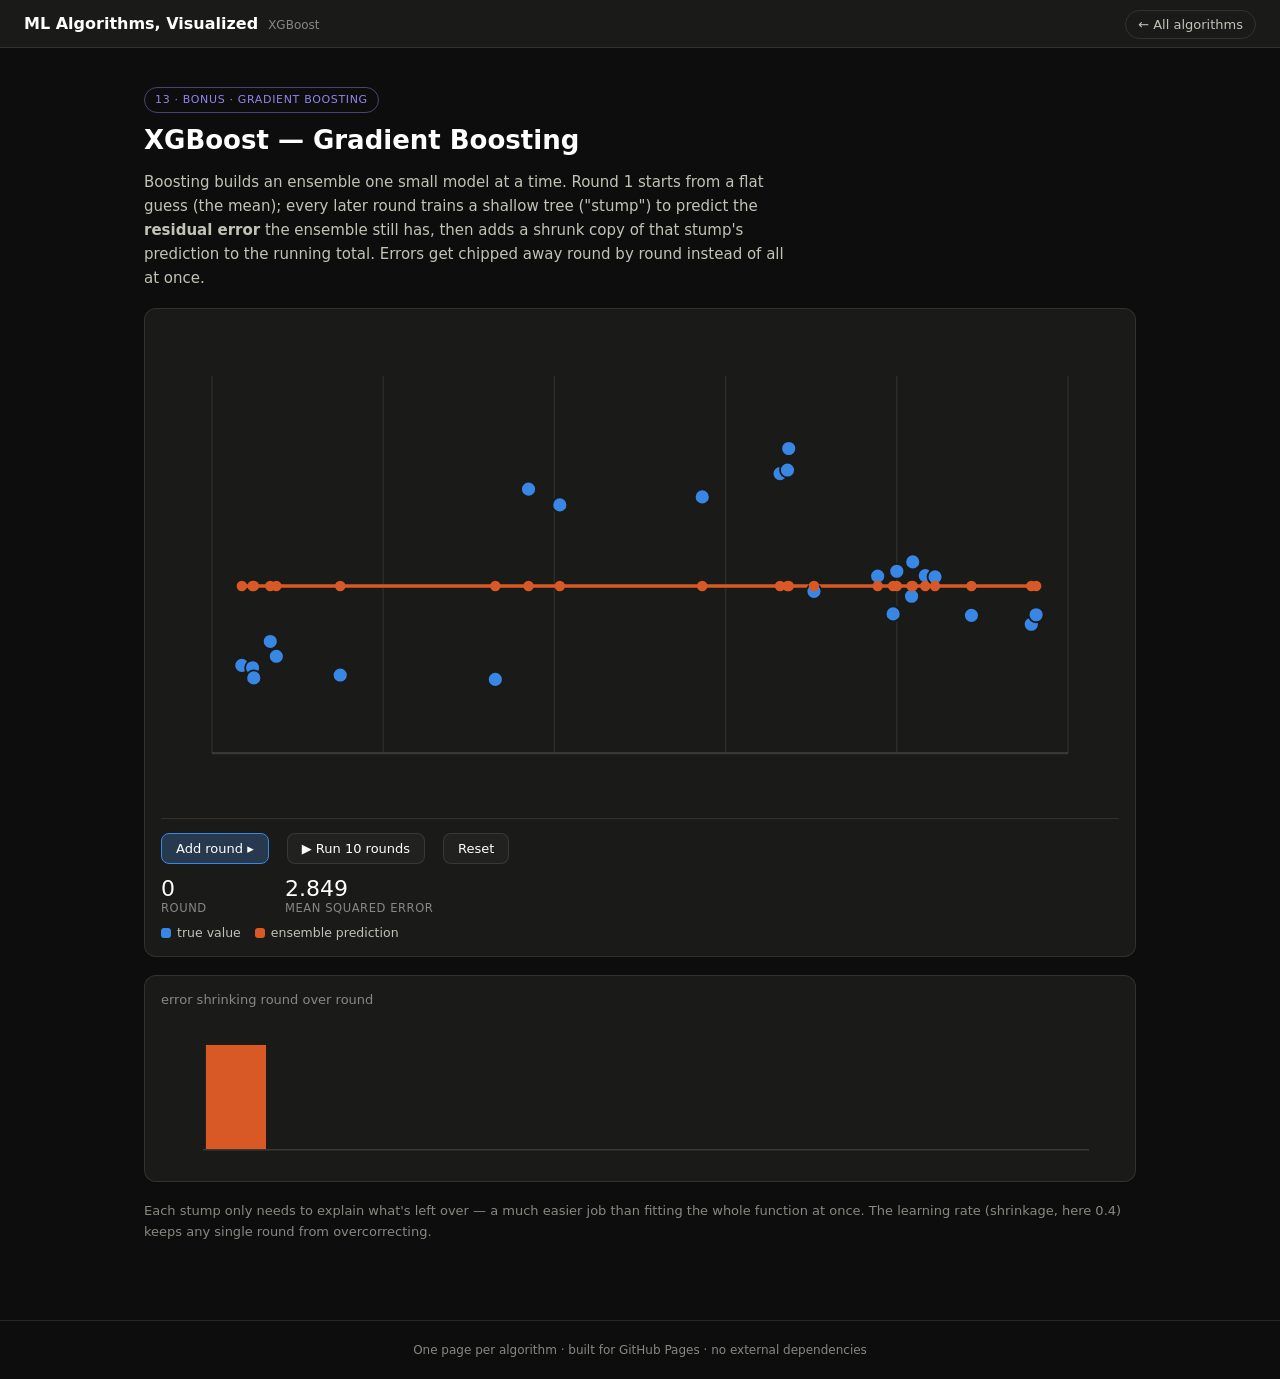
<file: xgboost.html>
<!DOCTYPE html>
<html lang="en">
<head>
<meta charset="UTF-8">
<meta name="viewport" content="width=device-width, initial-scale=1.0">
<title>XGBoost | ML Algorithms, Visualized</title>
<link rel="stylesheet" href="assets/style.css">
</head>
<body>
<main>
  <p class="tag ensemble">13 · Bonus · Gradient Boosting</p>
  <h1>XGBoost — Gradient Boosting</h1>
  <p class="lede">Boosting builds an ensemble one small model at a time. Round 1
  starts from a flat guess (the mean); every later round trains a shallow tree
  ("stump") to predict the <strong>residual error</strong> the ensemble still has, then
  adds a shrunk copy of that stump's prediction to the running total. Errors get
  chipped away round by round instead of all at once.</p>

  <div class="viz-wrap">
    <svg id="chart" viewBox="0 0 640 320" width="640" height="320"></svg>
    <div class="controls">
      <button class="btn primary" id="stepBtn">Add round ▸</button>
      <button class="btn" id="playBtn">▶ Run 10 rounds</button>
      <button class="btn" id="resetBtn">Reset</button>
    </div>
    <div class="stat-row">
      <div class="stat"><div class="num" id="statRound">0</div><div class="lbl">round</div></div>
      <div class="stat"><div class="num" id="statMSE">–</div><div class="lbl">mean squared error</div></div>
    </div>
    <div class="legend">
      <span class="item"><span class="swatch" style="background:var(--series-1)"></span>true value</span>
      <span class="item"><span class="swatch" style="background:var(--series-2)"></span>ensemble prediction</span>
    </div>
  </div>

  <div class="viz-wrap">
    <div class="muted" style="margin-bottom:8px;">error shrinking round over round</div>
    <svg id="mseBars" viewBox="0 0 640 100" width="640" height="100"></svg>
  </div>

  <p class="muted">Each stump only needs to explain what's left over — a much easier
  job than fitting the whole function at once. The learning rate (shrinkage, here
  0.4) keeps any single round from overcorrecting.</p>
</main>

<script src="assets/main.js"></script>
<script>
(function () {
  var rand = MLViz.mulberry32(31);
  var LR = 0.4;
  var data = [];
  function target(x) { return x < 3.5 ? 2 : (x < 7 ? 6.5 : 3.5) + Math.sin(x) * 0.6; }
  for (var i = 0; i < 24; i++) {
    var x = rand() * 10;
    data.push({ x: x, y: target(x) + MLViz.gaussian(rand) * 0.35 });
  }
  data.sort(function (a, b) { return a.x - b.x; });

  var meanY = data.reduce(function (s, p) { return s + p.y; }, 0) / data.length;
  var pred = data.map(function () { return meanY; });
  var rounds = [];
  var mseHistory = [];

  function mse() {
    var s = 0;
    for (var i = 0; i < data.length; i++) s += (data[i].y - pred[i]) * (data[i].y - pred[i]);
    return s / data.length;
  }
  mseHistory.push(mse());

  function fitStump(residuals) {
    var best = null;
    var xs = data.map(function (p) { return p.x; });
    var sorted = xs.slice().sort(function (a, b) { return a - b; });
    for (var i = 1; i < sorted.length; i++) {
      var t = (sorted[i - 1] + sorted[i]) / 2;
      var leftIdx = [], rightIdx = [];
      data.forEach(function (p, idx) { (p.x <= t ? leftIdx : rightIdx).push(idx); });
      if (!leftIdx.length || !rightIdx.length) continue;
      var lv = leftIdx.reduce(function (s, idx) { return s + residuals[idx]; }, 0) / leftIdx.length;
      var rv = rightIdx.reduce(function (s, idx) { return s + residuals[idx]; }, 0) / rightIdx.length;
      var sse = 0;
      leftIdx.forEach(function (idx) { sse += (residuals[idx] - lv) * (residuals[idx] - lv); });
      rightIdx.forEach(function (idx) { sse += (residuals[idx] - rv) * (residuals[idx] - rv); });
      if (!best || sse < best.sse) best = { t: t, lv: lv, rv: rv, sse: sse };
    }
    return best;
  }

  function addRound() {
    if (rounds.length >= 12) return;
    var residuals = data.map(function (p, i) { return p.y - pred[i]; });
    var stump = fitStump(residuals);
    if (!stump) return;
    data.forEach(function (p, i) {
      var contribution = (p.x <= stump.t ? stump.lv : stump.rv) * LR;
      pred[i] += contribution;
    });
    rounds.push(stump);
    mseHistory.push(mse());
  }

  var svg = document.getElementById("chart");
  var W = 640, H = 320, PAD = 34;
  var yDomain = [0, 9];
  function sx(x) { return PAD + x / 10 * (W - PAD * 2); }
  function sy(y) { return H - PAD - (y - yDomain[0]) / (yDomain[1] - yDomain[0]) * (H - PAD * 2); }

  function render() {
    svg.innerHTML = "";
    for (var g = 0; g <= 10; g += 2) svg.appendChild(MLViz.svgEl("line", { x1: sx(g), y1: sy(yDomain[0]), x2: sx(g), y2: sy(yDomain[1]), stroke: "var(--grid)", "stroke-width": 1 }));
    svg.appendChild(MLViz.svgEl("line", { x1: sx(0), y1: sy(yDomain[0]), x2: sx(10), y2: sy(yDomain[0]), stroke: "var(--baseline)", "stroke-width": 1.4 }));

    var d = "";
    data.forEach(function (p, i) { d += (i === 0 ? "M" : "L") + sx(p.x) + "," + sy(pred[i]) + " "; });
    svg.appendChild(MLViz.svgEl("path", { d: d, fill: "none", stroke: "var(--series-2)", "stroke-width": 2.4 }));

    data.forEach(function (p, i) {
      svg.appendChild(MLViz.svgEl("circle", { cx: sx(p.x), cy: sy(p.y), r: 5, fill: "var(--series-1)", stroke: "var(--surface-1)", "stroke-width": 1.2 }));
      svg.appendChild(MLViz.svgEl("circle", { cx: sx(p.x), cy: sy(pred[i]), r: 3.5, fill: "var(--series-2)" }));
    });

    document.getElementById("statRound").textContent = rounds.length;
    document.getElementById("statMSE").textContent = mse().toFixed(3);
    renderBars();
  }

  var barsSvg = document.getElementById("mseBars");
  function renderBars() {
    barsSvg.innerHTML = "";
    var bw = (640 - 40) / 13, maxMse = mseHistory[0] || 1;
    mseHistory.forEach(function (m, i) {
      var h = (m / maxMse) * 70;
      barsSvg.appendChild(MLViz.svgEl("rect", {
        x: 30 + i * bw, y: 90 - h, width: bw - 6, height: h,
        fill: i === mseHistory.length - 1 ? "var(--series-2)" : "var(--series-1)", opacity: i === mseHistory.length - 1 ? 1 : 0.55
      }));
    });
    barsSvg.appendChild(MLViz.svgEl("line", { x1: 28, y1: 90, x2: 620, y2: 90, stroke: "var(--baseline)", "stroke-width": 1 }));
  }

  document.getElementById("stepBtn").addEventListener("click", function () { addRound(); render(); });
  document.getElementById("resetBtn").addEventListener("click", function () {
    pred = data.map(function () { return meanY; }); rounds = []; mseHistory = [mse()]; render();
  });
  document.getElementById("playBtn").addEventListener("click", function () {
    var count = 0;
    var timer = setInterval(function () {
      addRound(); render(); count++;
      if (count >= 10 || rounds.length >= 12) clearInterval(timer);
    }, 220);
  });

  render();
})();
</script>
</body>
</html>
</file>
<file: assets/style.css>
/* Shared styles — ML Algorithms Visualized
   Dark theme built from the validated reference palette (dataviz skill). */

:root {
  color-scheme: dark;
  --page-plane:      #0d0d0d;
  --surface-1:       #1a1a19;
  --surface-2:       #212120;
  --text-primary:    #ffffff;
  --text-secondary:  #c3c2b7;
  --text-muted:      #898781;
  --grid:            #2c2c2a;
  --baseline:        #383835;
  --border:          rgba(255,255,255,0.10);
  --good:            #0ca30c;

  --series-1: #3987e5; /* blue */
  --series-2: #d95926; /* orange */
  --series-3: #199e70; /* aqua */
  --series-4: #c98500; /* yellow */
  --series-5: #d55181; /* magenta */
  --series-6: #008300; /* green */
  --series-7: #9085e9; /* violet */
  --series-8: #e66767; /* red */

  --radius: 12px;
  --font: system-ui, -apple-system, "Segoe UI", sans-serif;
}

* { box-sizing: border-box; }

html, body {
  margin: 0;
  padding: 0;
  background: var(--page-plane);
  color: var(--text-primary);
  font-family: var(--font);
}

body {
  min-height: 100vh;
  display: flex;
  flex-direction: column;
}

a { color: var(--series-1); }
a:hover { color: #86b6ef; }

.site-header {
  display: flex;
  align-items: center;
  justify-content: space-between;
  gap: 16px;
  padding: 14px 24px;
  background: var(--surface-1);
  border-bottom: 1px solid var(--border);
  position: sticky;
  top: 0;
  z-index: 20;
}

.site-header .brand {
  display: flex;
  align-items: baseline;
  gap: 10px;
  text-decoration: none;
  color: var(--text-primary);
}

.site-header .brand strong { font-size: 16px; }
.site-header .brand span { font-size: 12px; color: var(--text-muted); }

.site-header nav a.back {
  font-size: 13px;
  color: var(--text-secondary);
  text-decoration: none;
  padding: 6px 12px;
  border: 1px solid var(--border);
  border-radius: 999px;
}
.site-header nav a.back:hover { color: var(--text-primary); border-color: var(--text-secondary); }

main {
  flex: 1;
  width: 100%;
  max-width: 1040px;
  margin: 0 auto;
  padding: 28px 24px 64px;
}

.tag {
  display: inline-block;
  font-size: 11px;
  letter-spacing: 0.06em;
  text-transform: uppercase;
  color: var(--text-muted);
  border: 1px solid var(--border);
  border-radius: 999px;
  padding: 3px 10px;
  margin-bottom: 12px;
}

.tag.supervised { color: var(--series-1); border-color: color-mix(in srgb, var(--series-1) 45%, transparent); }
.tag.deep       { color: var(--series-3); border-color: color-mix(in srgb, var(--series-3) 45%, transparent); }
.tag.rl         { color: var(--series-2); border-color: color-mix(in srgb, var(--series-2) 45%, transparent); }
.tag.ensemble   { color: var(--series-7); border-color: color-mix(in srgb, var(--series-7) 45%, transparent); }

h1 { font-size: 26px; margin: 0 0 6px; }
h2 { font-size: 16px; margin: 28px 0 10px; color: var(--text-primary); }
p.lede { color: var(--text-secondary); font-size: 15px; line-height: 1.6; max-width: 68ch; }
p { color: var(--text-secondary); line-height: 1.65; font-size: 14.5px; }
.muted { color: var(--text-muted); font-size: 13px; }

.panel {
  background: var(--surface-1);
  border: 1px solid var(--border);
  border-radius: var(--radius);
  padding: 18px 20px;
  margin: 18px 0;
}

.viz-wrap {
  background: var(--surface-1);
  border: 1px solid var(--border);
  border-radius: var(--radius);
  padding: 16px;
  margin: 18px 0;
}

.viz-wrap svg, .viz-wrap canvas { display: block; width: 100%; height: auto; }

.controls {
  display: flex;
  flex-wrap: wrap;
  gap: 18px;
  align-items: center;
  margin-top: 14px;
  padding-top: 14px;
  border-top: 1px solid var(--border);
}

.control {
  display: flex;
  align-items: center;
  gap: 8px;
  font-size: 13px;
  color: var(--text-secondary);
}

.control input[type="range"] { accent-color: var(--series-1); width: 130px; }
.control output, .control .val { color: var(--text-primary); font-variant-numeric: tabular-nums; min-width: 2.2em; display: inline-block; }

.control select {
  font: inherit;
  font-size: 13px;
  color: var(--text-primary);
  background: var(--surface-2);
  border: 1px solid var(--border);
  border-radius: 6px;
  padding: 5px 8px;
  cursor: pointer;
}
.control select:hover { border-color: var(--series-1); }

button.btn {
  font: inherit;
  font-size: 13px;
  color: var(--text-primary);
  background: var(--surface-2);
  border: 1px solid var(--border);
  border-radius: 8px;
  padding: 7px 14px;
  cursor: pointer;
}
button.btn:hover { border-color: var(--series-1); }
button.btn:active { transform: translateY(1px); }
button.btn.primary { background: color-mix(in srgb, var(--series-1) 24%, var(--surface-2)); border-color: var(--series-1); }
button.btn:disabled { opacity: 0.4; cursor: default; }

.legend { display: flex; flex-wrap: wrap; gap: 14px; margin-top: 10px; font-size: 12.5px; color: var(--text-secondary); }
.legend .item { display: flex; align-items: center; gap: 6px; }
.legend .swatch { width: 10px; height: 10px; border-radius: 3px; display: inline-block; }

.stat-row { display: flex; flex-wrap: wrap; gap: 24px; margin-top: 12px; }
.stat { min-width: 100px; }
.stat .num { font-size: 22px; font-variant-numeric: tabular-nums; color: var(--text-primary); }
.stat .lbl { font-size: 11.5px; color: var(--text-muted); text-transform: uppercase; letter-spacing: 0.05em; }

.grid-cards {
  display: grid;
  grid-template-columns: repeat(auto-fill, minmax(230px, 1fr));
  gap: 14px;
}

.card {
  background: var(--surface-1);
  border: 1px solid var(--border);
  border-radius: var(--radius);
  padding: 16px;
  text-decoration: none;
  color: var(--text-primary);
  display: flex;
  flex-direction: column;
  gap: 6px;
  transition: border-color 0.15s ease, transform 0.15s ease;
}
.card:hover { border-color: var(--series-1); transform: translateY(-2px); }
.card .idx { font-size: 11px; color: var(--text-muted); font-variant-numeric: tabular-nums; }
.card .name { font-size: 15px; font-weight: 600; }
.card .desc { font-size: 12.5px; color: var(--text-secondary); line-height: 1.5; }

.section-title {
  display: flex;
  align-items: center;
  gap: 10px;
  margin: 34px 0 14px;
  font-size: 13px;
  text-transform: uppercase;
  letter-spacing: 0.08em;
  color: var(--text-muted);
}
.section-title::after { content: ""; flex: 1; height: 1px; background: var(--grid); }
.section-title:first-child { margin-top: 6px; }

footer.site-footer {
  text-align: center;
  color: var(--text-muted);
  font-size: 12px;
  padding: 22px;
  border-top: 1px solid var(--border);
}

.hero {
  padding: 40px 24px 10px;
  text-align: center;
  max-width: 720px;
  margin: 0 auto;
}
.hero h1 { font-size: 30px; }

code, .mono { font-family: ui-monospace, SFMono-Regular, Menlo, monospace; font-size: 13px; }

.tooltip {
  position: absolute;
  pointer-events: none;
  background: var(--surface-2);
  border: 1px solid var(--border);
  border-radius: 8px;
  padding: 6px 10px;
  font-size: 12px;
  color: var(--text-primary);
  transform: translate(-50%, -110%);
  white-space: nowrap;
  opacity: 0;
  transition: opacity 0.1s ease;
  z-index: 10;
}

@media (max-width: 640px) {
  main { padding: 20px 14px 48px; }
  .site-header { padding: 12px 14px; }
}
</file>
